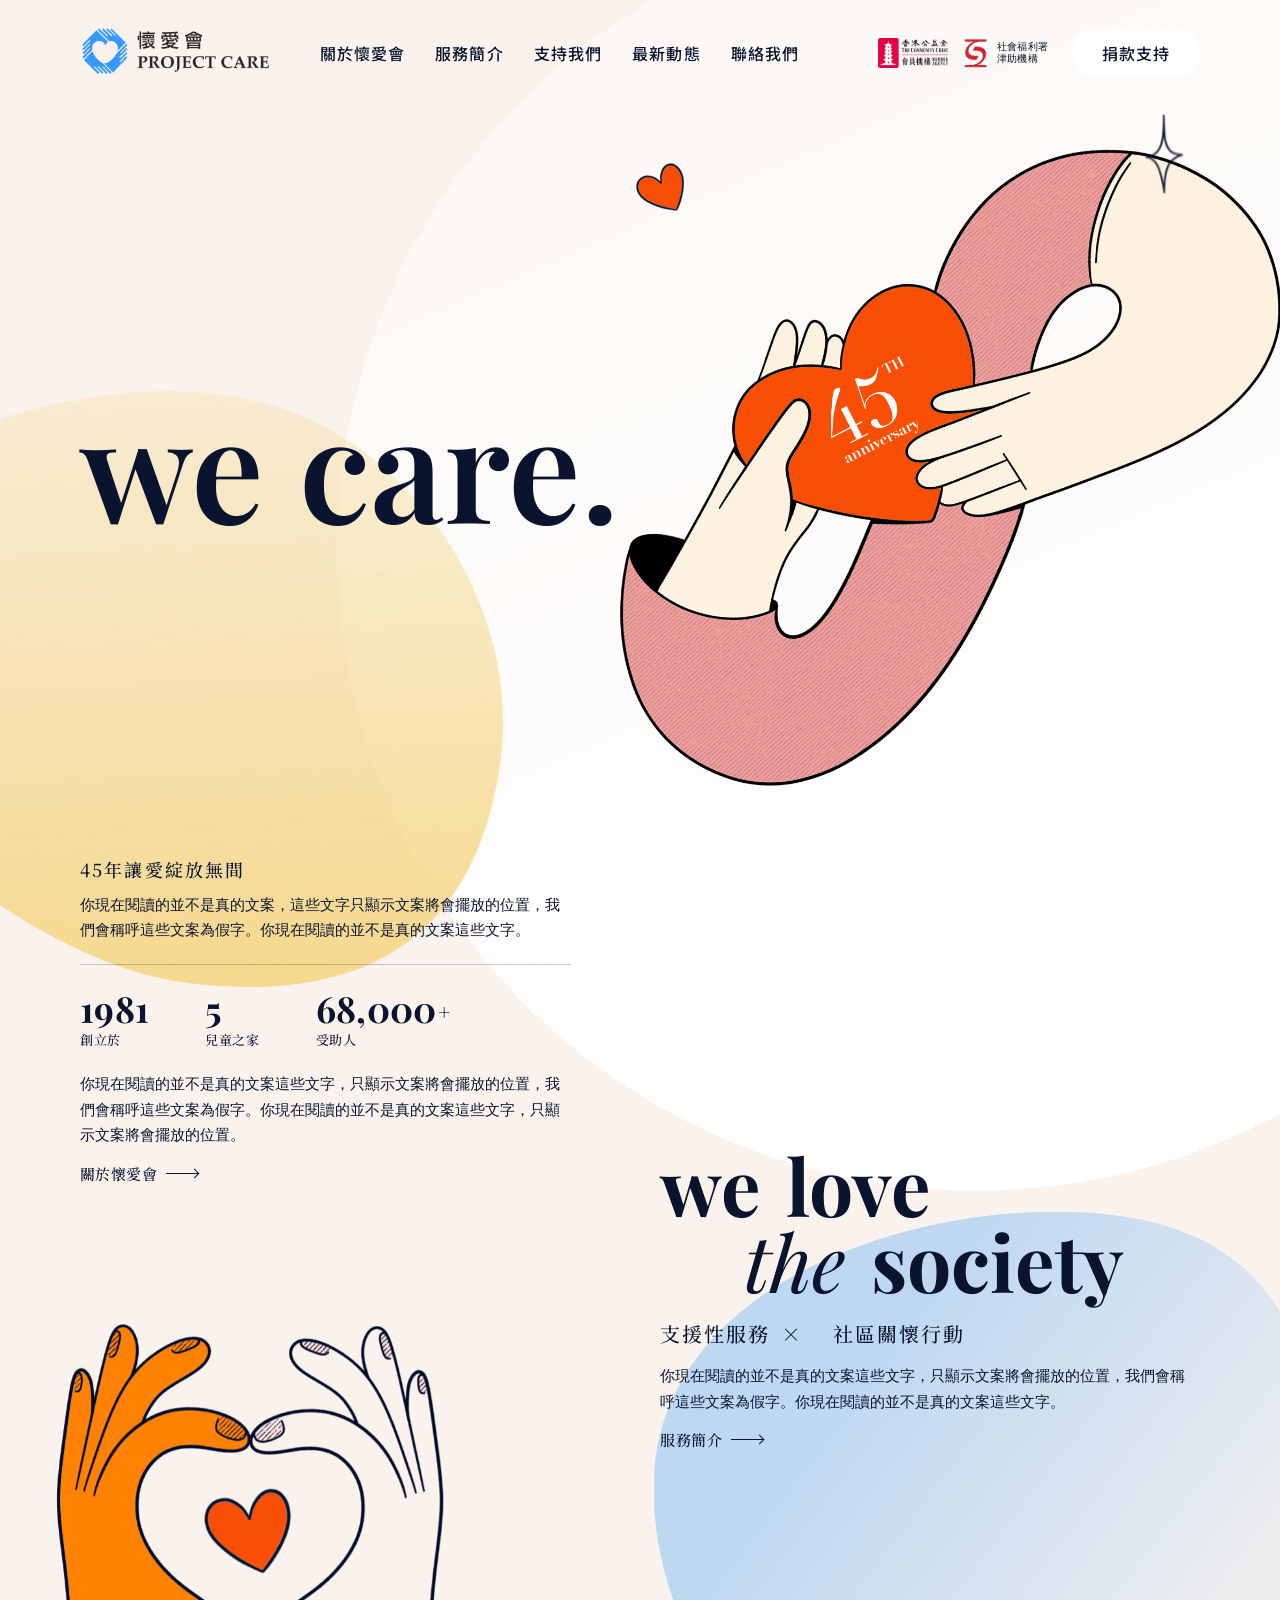
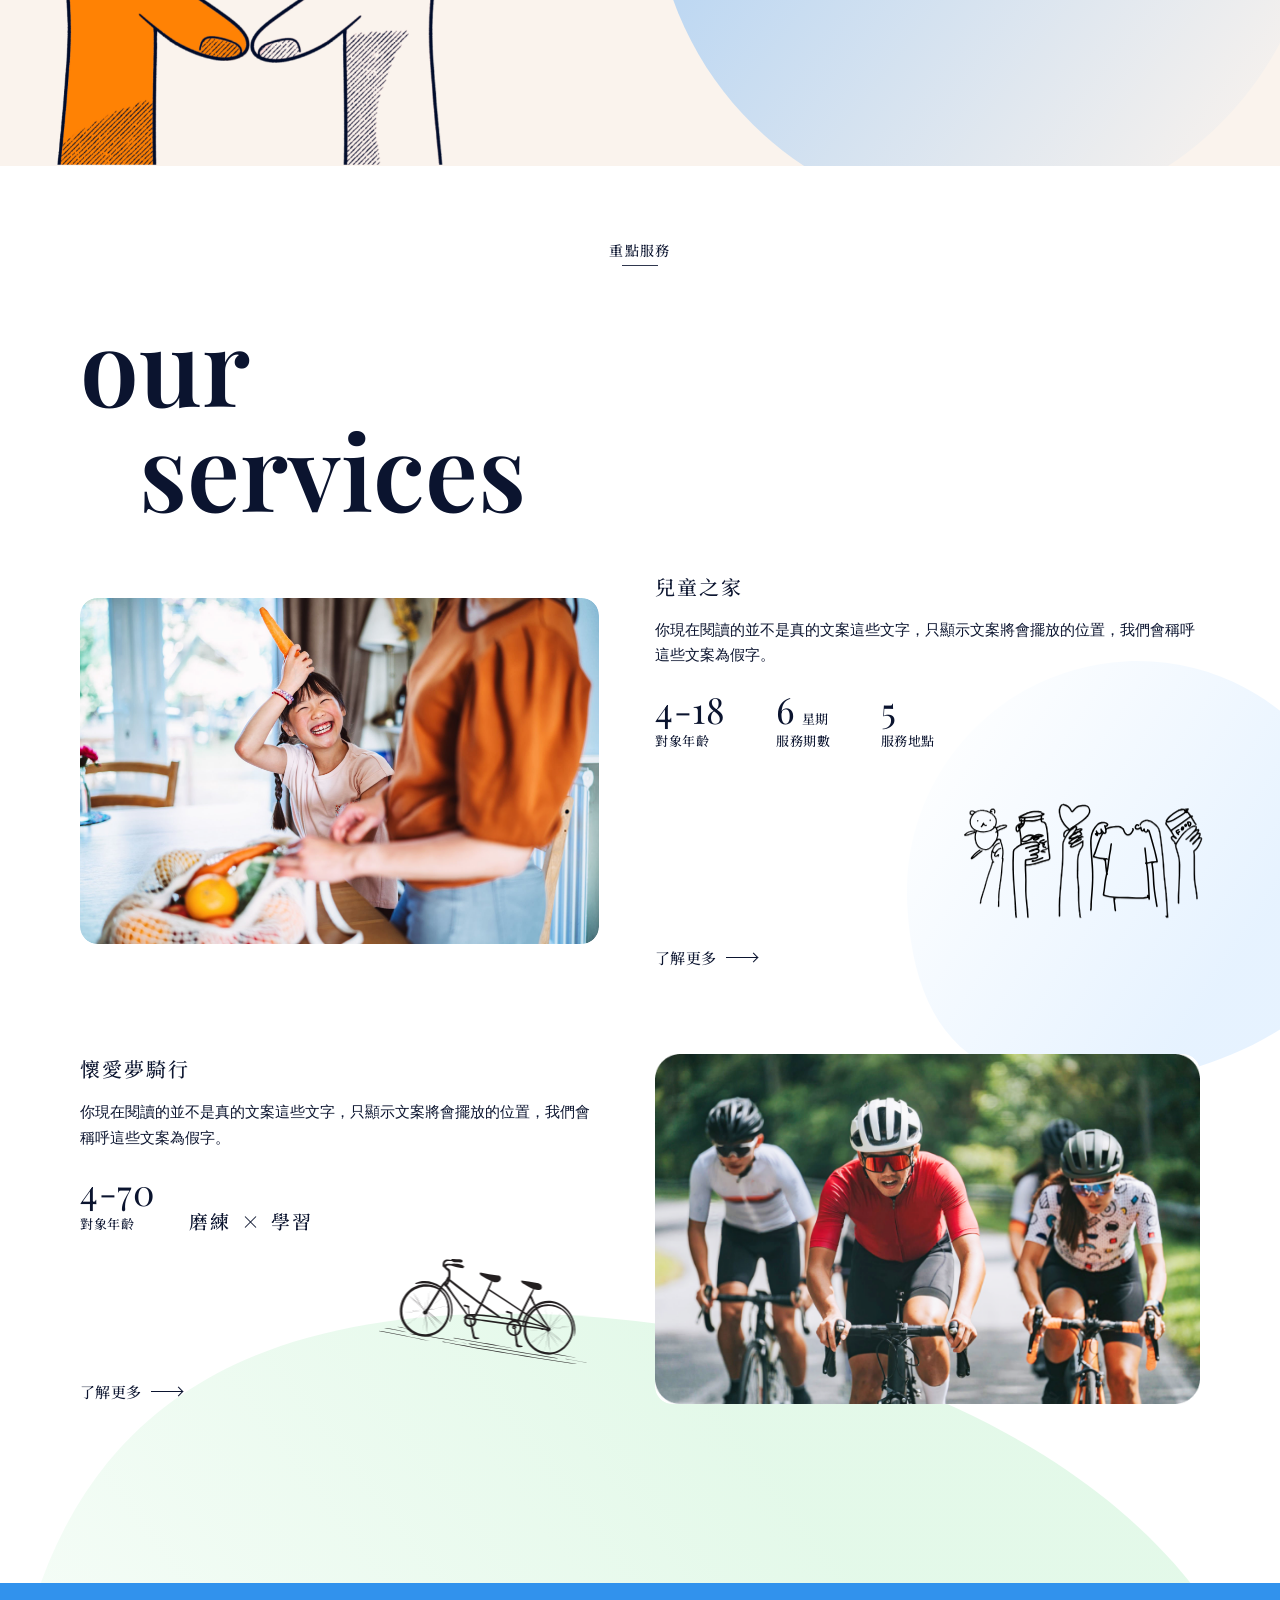
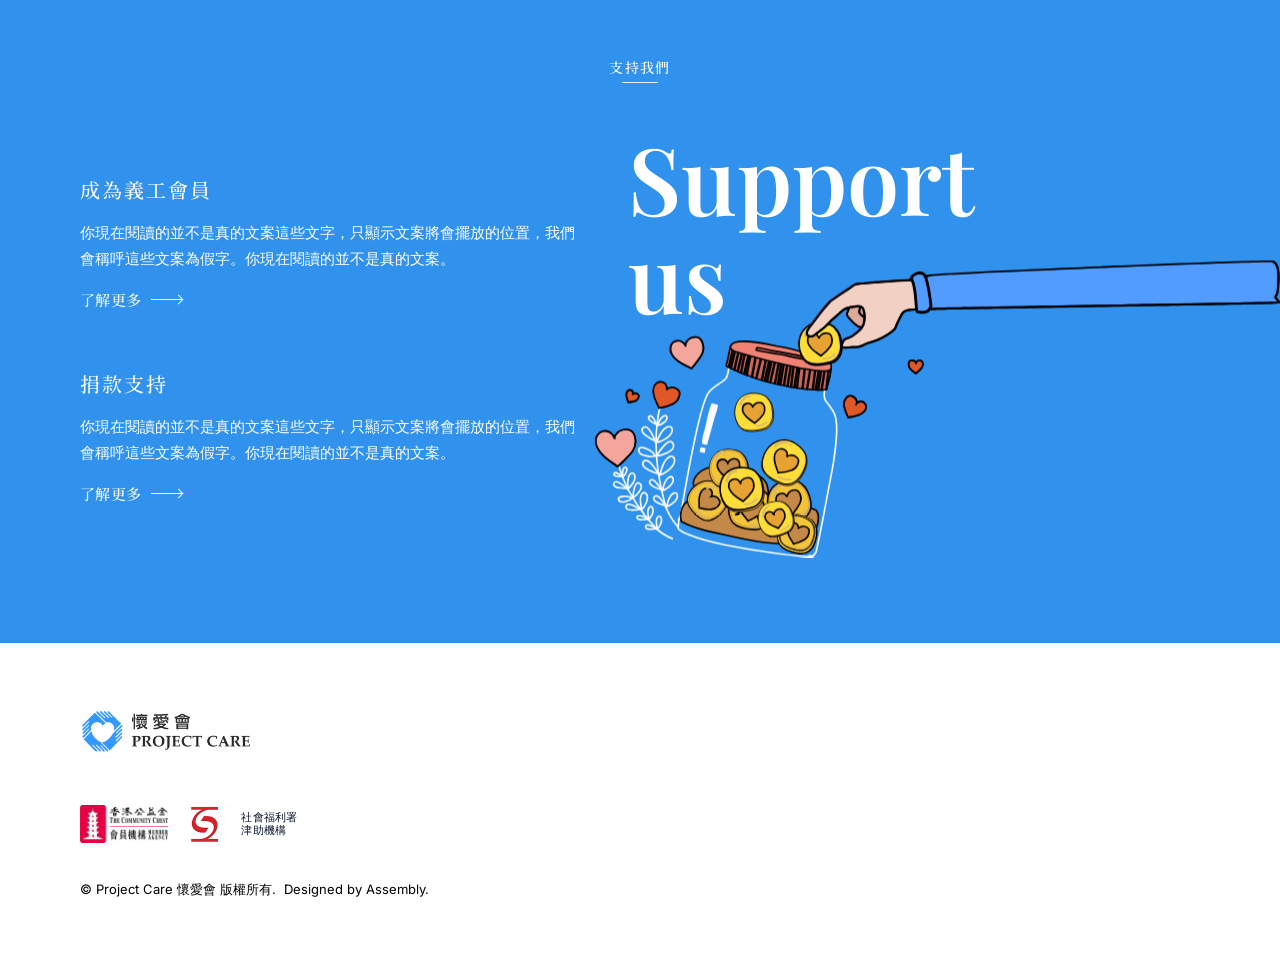
<file: index.html>
<!DOCTYPE html>
<html lang="zh-Hant">
<head>
  <meta charset="UTF-8" />
  <meta name="viewport" content="width=device-width, initial-scale=1.0" />
  <meta name="theme-color" content="#ffffff" />
  <title>懷愛會 Project Care</title>
  <meta name="description" content="懷愛會 Project Care — 45 年讓愛綻放無間。支援性服務 × 社區關懷行動。" />
  <link rel="preconnect" href="https://fonts.googleapis.com" />
  <link rel="preconnect" href="https://fonts.gstatic.com" crossorigin />
  <link href="https://fonts.googleapis.com/css2?family=Playfair+Display:ital,wght@0,400;0,500;0,600;0,700;1,400;1,500&family=Inter:wght@300;400;500&family=Noto+Serif+HK:wght@400;500;700&family=Noto+Sans+HK:wght@300;400;500;700&display=swap" rel="stylesheet" />
  <link rel="stylesheet" href="style.css?v=7.9" />
  <link rel="preload" href="script.js?v=5.7" as="script" />
  <!-- pre-paint: hide reveal targets before first paint (see style.css .fx-marked) -->
  <script>if(!matchMedia("(prefers-reduced-motion: reduce)").matches){document.documentElement.classList.add("js-fx");setTimeout(function(){document.documentElement.classList.add("fx-marked")},3000)}</script>
</head>
<body>

  <div class="stage">

    <!-- ============================================================
         NAV
         ============================================================ -->
    <header class="nav">
      <div class="nav__inner">
        <a href="#" class="nav__logo" aria-label="懷愛會 Project Care 主頁">
          <img src="assets/img/logo.png" alt="懷愛會 Project Care" />
        </a>
        <nav class="nav__menu" aria-label="主選單">
          <a href="about.html">關於懷愛會</a>
          <a href="services.html">服務簡介</a>
          <a href="support.html">支持我們</a>
          <a href="news.html">最新動態</a>
          <a href="contact.html">聯絡我們</a>
        </nav>
        <div class="nav__right">
          <div class="nav__partners">
            <img src="assets/img/logo-chest.png" alt="香港公益金 會員機構" class="nav__partner" />
            <span class="nav__partner-pair">
              <img src="assets/img/logo-swd.png" alt="" />
              <span class="nav__partner-txt">社會福利署<br>津助機構</span>
            </span>
          </div>
          <a href="support.html#donate" class="nav__cta">捐款支持</a>
        </div>
        <!-- mobile-only hamburger (≤767px) -->
        <button class="nav__burger" type="button" aria-label="選單" aria-expanded="false" aria-controls="nav-mobile">
          <span></span><span></span><span></span>
        </button>
      </div>
      <!-- mobile dropdown panel -->
      <nav class="nav__mobile" id="nav-mobile" aria-label="行動版選單">
        <a href="about.html">關於懷愛會</a>
        <a href="services.html">服務簡介</a>
        <a href="support.html">支持我們</a>
        <a href="news.html">最新動態</a>
        <a href="contact.html">聯絡我們</a>
        <a href="support.html#donate" class="nav__mobile-cta">捐款支持</a>
      </nav>
    </header>

    <!-- ============================================================
         LANDING / HERO
         ============================================================ -->
    <section class="sec sec--landing paper" id="about">
      <!-- full-bleed background blobs: positioned on the 1920 grid but allowed
           to bleed past the centred canvas at viewports wider than 1920 -->
      <div class="bleed" aria-hidden="true">
        <div class="bleed__canvas">
          <img class="img i-color3" src="assets/img/color_03.svg" alt="" />
          <img class="img i-color1" src="assets/img/color_01.svg" alt="" />
          <img class="img i-color2" src="assets/img/color_02.svg" alt="" />
        </div>
      </div>
      <div class="sec__inner">
      <img class="img i-star1" src="assets/img/star_01.svg" alt="" aria-hidden="true" />
      <img class="img i-star2" src="assets/img/star_02.svg" alt="" aria-hidden="true" />
      <img class="img i-heart" src="assets/img/heart.png" alt="" aria-hidden="true" />
      <img class="img i-earth" src="assets/img/earth.png" alt="" aria-hidden="true" />

      <!-- display typography (Playfair Display web font) -->
      <!-- l-hero / l-cols / l-intro / l-society are display:contents everywhere
           EXCEPT the M laptop tier (1024–1439), where they become 2-col grids so
           the hero stays side-by-side. Desktop (≥1440) + mobile (≤767) are
           therefore untouched (absolute canvas / single-column flow resolve as
           if the wrappers weren't there). -->
      <div class="l-hero">
        <div class="disp e-wecare">we care.</div>
        <img class="img i-hero-hand" src="assets/img/hand_01.png" alt="一對手捧住心形，心形上印有 45th anniversary" decoding="async" fetchpriority="high" />
      </div>

      <div class="l-cols">
        <div class="l-intro">
        <h2 class="t ming e-intro-sub">45年讓愛綻放無間</h2>
      <p class="t sans e-intro-b1">你現在閱讀的並不是真的文案，這些文字只顯示文案將會擺放的位置，我們會稱呼這些文案為假字。你現在閱讀的並不是真的文案這些文字。</p>
      <span class="e-intro-div div-line"></span>

      <div class="m-stats">
        <div class="m-stat">
          <span class="t num e-stat1n">1981</span>
          <span class="t ming e-stat1l">創立於</span>
        </div>
        <div class="m-stat">
          <span class="t num e-stat2n">5</span>
          <span class="t ming e-stat2l">兒童之家</span>
        </div>
        <div class="m-stat">
          <span class="t num e-stat3n">68,000<span class="plus">+</span></span>
          <span class="t ming e-stat3l">受助人</span>
        </div>
      </div>

      <p class="t sans e-intro-b2">你現在閱讀的並不是真的文案這些文字，只顯示文案將會擺放的位置，我們會稱呼這些文案為假字。你現在閱讀的並不是真的文案這些文字，只顯示文案將會擺放的位置。</p>
      <a class="t ming lnk e-intro-about" href="about.html">關於懷愛會<span class="arr"></span></a>
        </div>

        <div class="l-society">
      <div class="m-wl-typo">
        <div class="wl-row1">
          <div class="disp e-wl-we">we</div>
          <div class="disp e-wl-love">love</div>
        </div>
        <div class="wl-row2">
          <div class="disp e-wl-the">the</div>
          <div class="disp e-wl-society">society</div>
        </div>
      </div>
      <div class="m-tags">
        <span class="t ming e-wl-tag tag-x">支援性服務</span>
        <span class="t ming e-wl-tag2">社區關懷行動</span>
      </div>
      <p class="t sans e-wl-body">你現在閱讀的並不是真的文案這些文字，只顯示文案將會擺放的位置，我們會稱呼這些文案為假字。你現在閱讀的並不是真的文案這些文字。</p>
      <a class="t ming lnk e-wl-link" href="services.html">服務簡介<span class="arr"></span></a>
        </div>
      </div>

      <img class="img i-hands" src="assets/img/hero-graphic.png" alt="一對手砌成心形" />
      </div>
    </section>

    <!-- ============================================================
         OUR SERVICES
         ============================================================ -->
    <section class="sec sec--services" id="services">
      <!-- background blobs in a bleed layer so they extend past the 1920
           canvas (not clipped by .sec__inner) at viewports wider than 1920 -->
      <div class="bleed" aria-hidden="true">
        <div class="bleed__canvas">
          <img class="img i-color5" src="assets/img/color_05.svg" alt="" />
          <img class="img i-color4" src="assets/img/color_04.svg" alt="" />
        </div>
      </div>
      <div class="sec__inner">
      <span class="t ming e-svc-label label-line">重點服務</span>
      <div class="disp e-our">our</div>
      <div class="disp e-services">services</div>

      <!-- card 1 — s-card becomes a 2-col grid (photo | text) at the M tier only -->
      <div class="s-card">
      <div class="img photo photo-frame i-photo-kids"><img class="photo-frame__img" src="assets/img/photo-kids.png" alt="兒童之家的小朋友" /></div>
      <div class="s-card__body">
      <h3 class="t ming e-c1-h">兒童之家</h3>
      <p class="t sans e-c1-b">你現在閱讀的並不是真的文案這些文字，只顯示文案將會擺放的位置，我們會稱呼這些文案為假字。</p>
      <div class="m-c1-stats">
        <div class="m-stat">
          <span class="t num e-c1-s1">4-18</span>
          <span class="t ming e-c1-l1">對象年齡</span>
        </div>
        <div class="m-stat">
          <span class="t num e-c1-s2">6</span>
          <span class="t ming e-c1-star">星期</span>
          <span class="t ming e-c1-l2">服務期數</span>
        </div>
        <div class="m-stat">
          <span class="t num e-c1-s3">5</span>
          <span class="t ming e-c1-l3">服務地點</span>
        </div>
      </div>
      <img class="img i-svc-family" src="assets/img/svc-family.svg" alt="" aria-hidden="true" />
      <a class="t ming lnk e-c1-link" href="services.html#panel-home">了解更多<span class="arr"></span></a>
      </div>
      </div>

      <!-- card 2 — reversed (text | photo) at the M tier -->
      <div class="s-card s-card--rev">
      <div class="img photo photo-frame i-photo-cycling"><img class="photo-frame__img" src="assets/img/photo-cycling.png" alt="懷愛夢騎行" /></div>
      <div class="s-card__body">
      <h3 class="t ming e-c2-h">懷愛夢騎行</h3>
      <p class="t sans e-c2-b">你現在閱讀的並不是真的文案這些文字，只顯示文案將會擺放的位置，我們會稱呼這些文案為假字。</p>
      <div class="m-c2-meta">
        <div class="m-stat">
          <span class="t num e-c2-s1">4-70</span>
          <span class="t ming e-c2-l1">對象年齡</span>
        </div>
        <span class="t ming e-c2-tag">磨練<span class="x">×</span>學習</span>
      </div>
      <img class="img i-svc-bike" src="assets/img/svc-bike.svg" alt="" aria-hidden="true" />
      <a class="t ming lnk e-c2-link" href="services.html#panel-ride">了解更多<span class="arr"></span></a>
      </div>
      </div>
      </div>
    </section>

    <!-- ============================================================
         SUPPORT
         ============================================================ -->
    <section class="sec sec--support paper" id="support">
      <div class="sec__inner">
      <span class="t ming on-blue e-sup-label label-line">支持我們</span>
      <div class="disp on-blue e-sup-support">Support</div>
      <div class="disp on-blue e-sup-us">us</div>

      <!-- sup-grid becomes a 2-col grid (text items | jar) at the M tier -->
      <div class="sup-grid">
      <div class="sup-items">
      <h3 class="t ming on-blue e-sup-i1h">成為義工會員</h3>
      <p class="t sans on-blue e-sup-i1b">你現在閱讀的並不是真的文案這些文字，只顯示文案將會擺放的位置，我們會稱呼這些文案為假字。你現在閱讀的並不是真的文案。</p>
      <a class="t ming lnk on-blue e-sup-i1l" href="support.html#volunteer">了解更多<span class="arr"></span></a>

      <h3 class="t ming on-blue e-sup-i2h">捐款支持</h3>
      <p class="t sans on-blue e-sup-i2b">你現在閱讀的並不是真的文案這些文字，只顯示文案將會擺放的位置，我們會稱呼這些文案為假字。你現在閱讀的並不是真的文案。</p>
      <a class="t ming lnk on-blue e-sup-i2l" href="support.html#donate">了解更多<span class="arr"></span></a>
      </div>

      <!-- hand + jar: full-bleed layer so the extended arm runs off the
           right viewport edge (not clipped at the 1920 canvas) -->
      <div class="bleed bleed--front" aria-hidden="true">
        <div class="bleed__canvas">
          <img class="img i-jar" src="assets/img/support-jar.svg" alt="" />
        </div>
      </div>
      </div>
      </div>
    </section>

    <!-- ============================================================
         FOOTER
         ============================================================ -->
    <footer class="sec sec--footer" id="contact">
      <div class="sec__inner">
      <a href="#" class="img i-foot-logo" aria-label="懷愛會 Project Care">
        <img src="assets/img/logo.png" alt="懷愛會 Project Care" />
      </a>
      <div class="m-foot-row">
        <img class="img i-foot-chest" src="assets/img/logo-chest.png" alt="香港公益金 會員機構" />
        <img class="img i-foot-swd" src="assets/img/logo-swd.png" alt="" />
        <span class="t sans e-foot-swd-t">社會福利署<br>津助機構</span>
      </div>
      <p class="t sans e-foot-copy">© Project Care 懷愛會 版權所有.&nbsp;&nbsp;Designed by <a href="https://www.assembly.com.hk" target="_blank" rel="noopener">Assembly</a>.</p>
      </div>
    </footer>

  </div>

  <script src="script.js?v=5.7"></script>
</body>
</html>
</file>
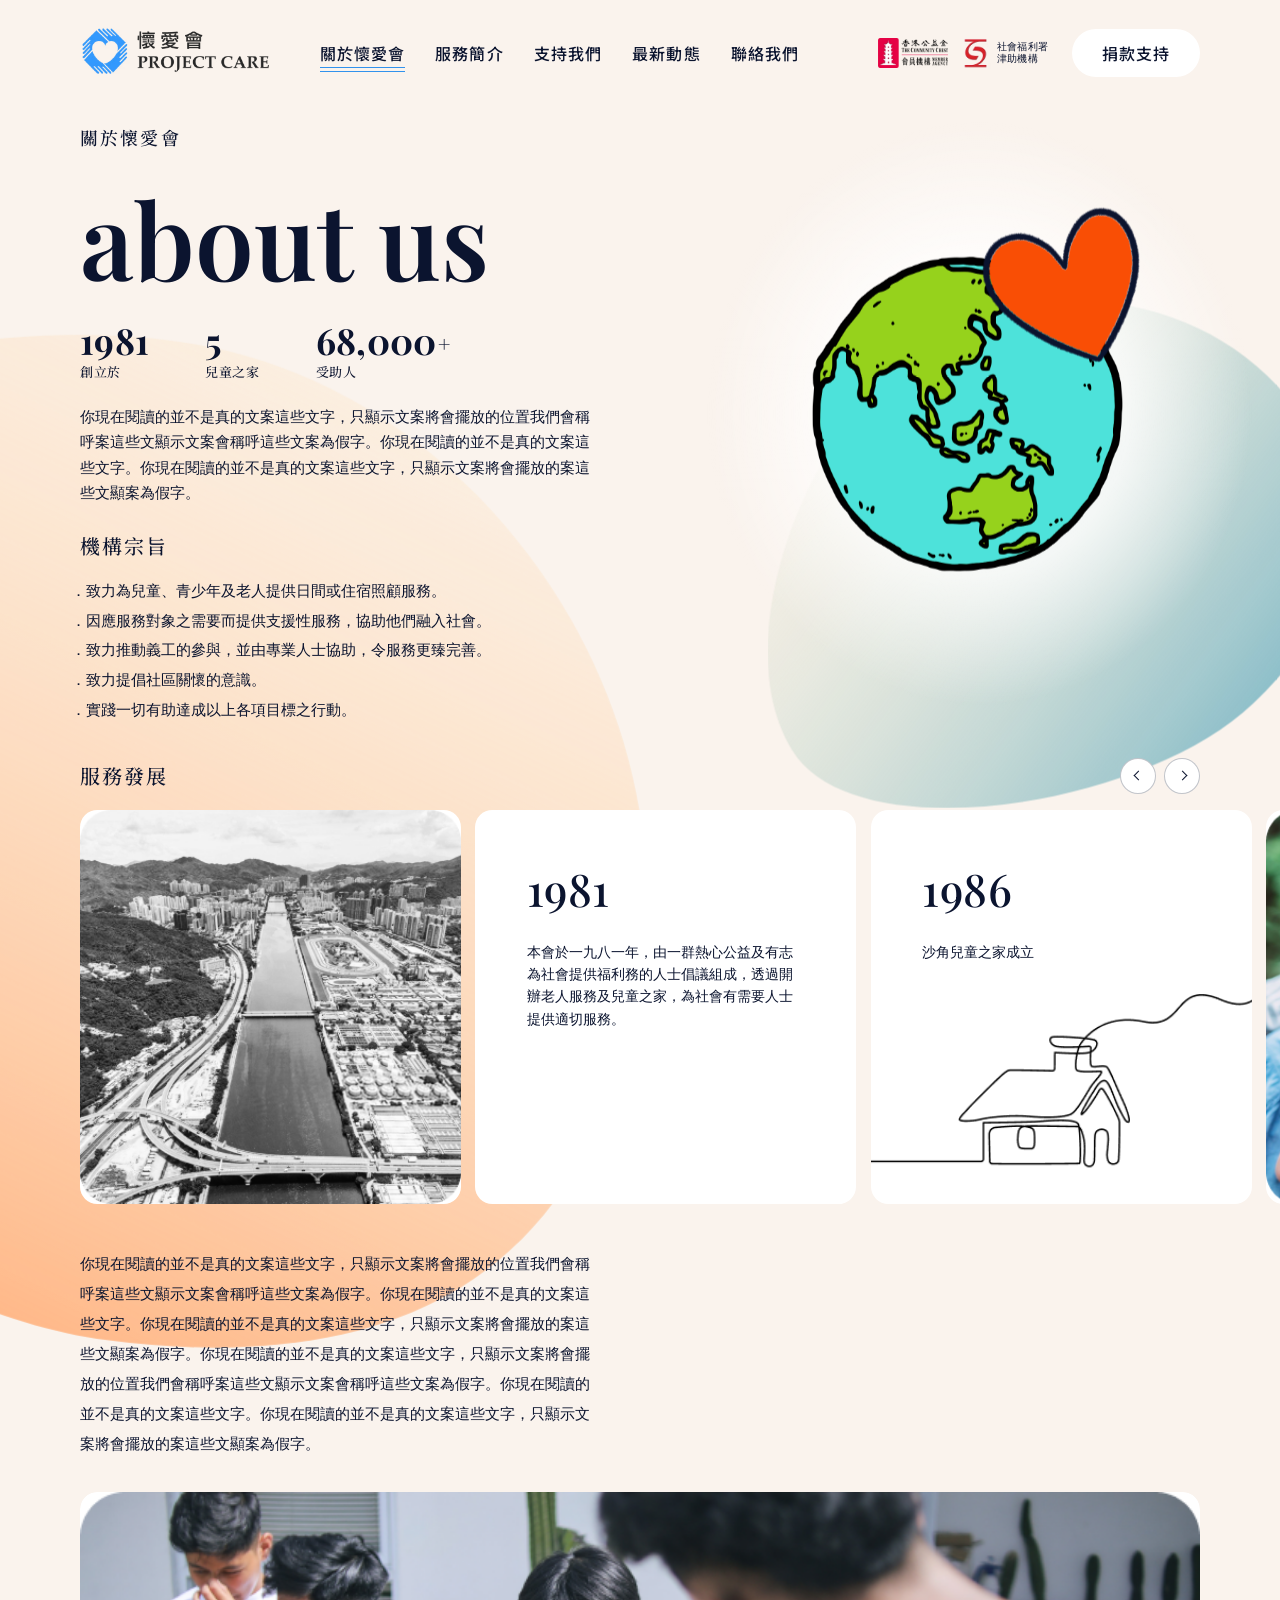
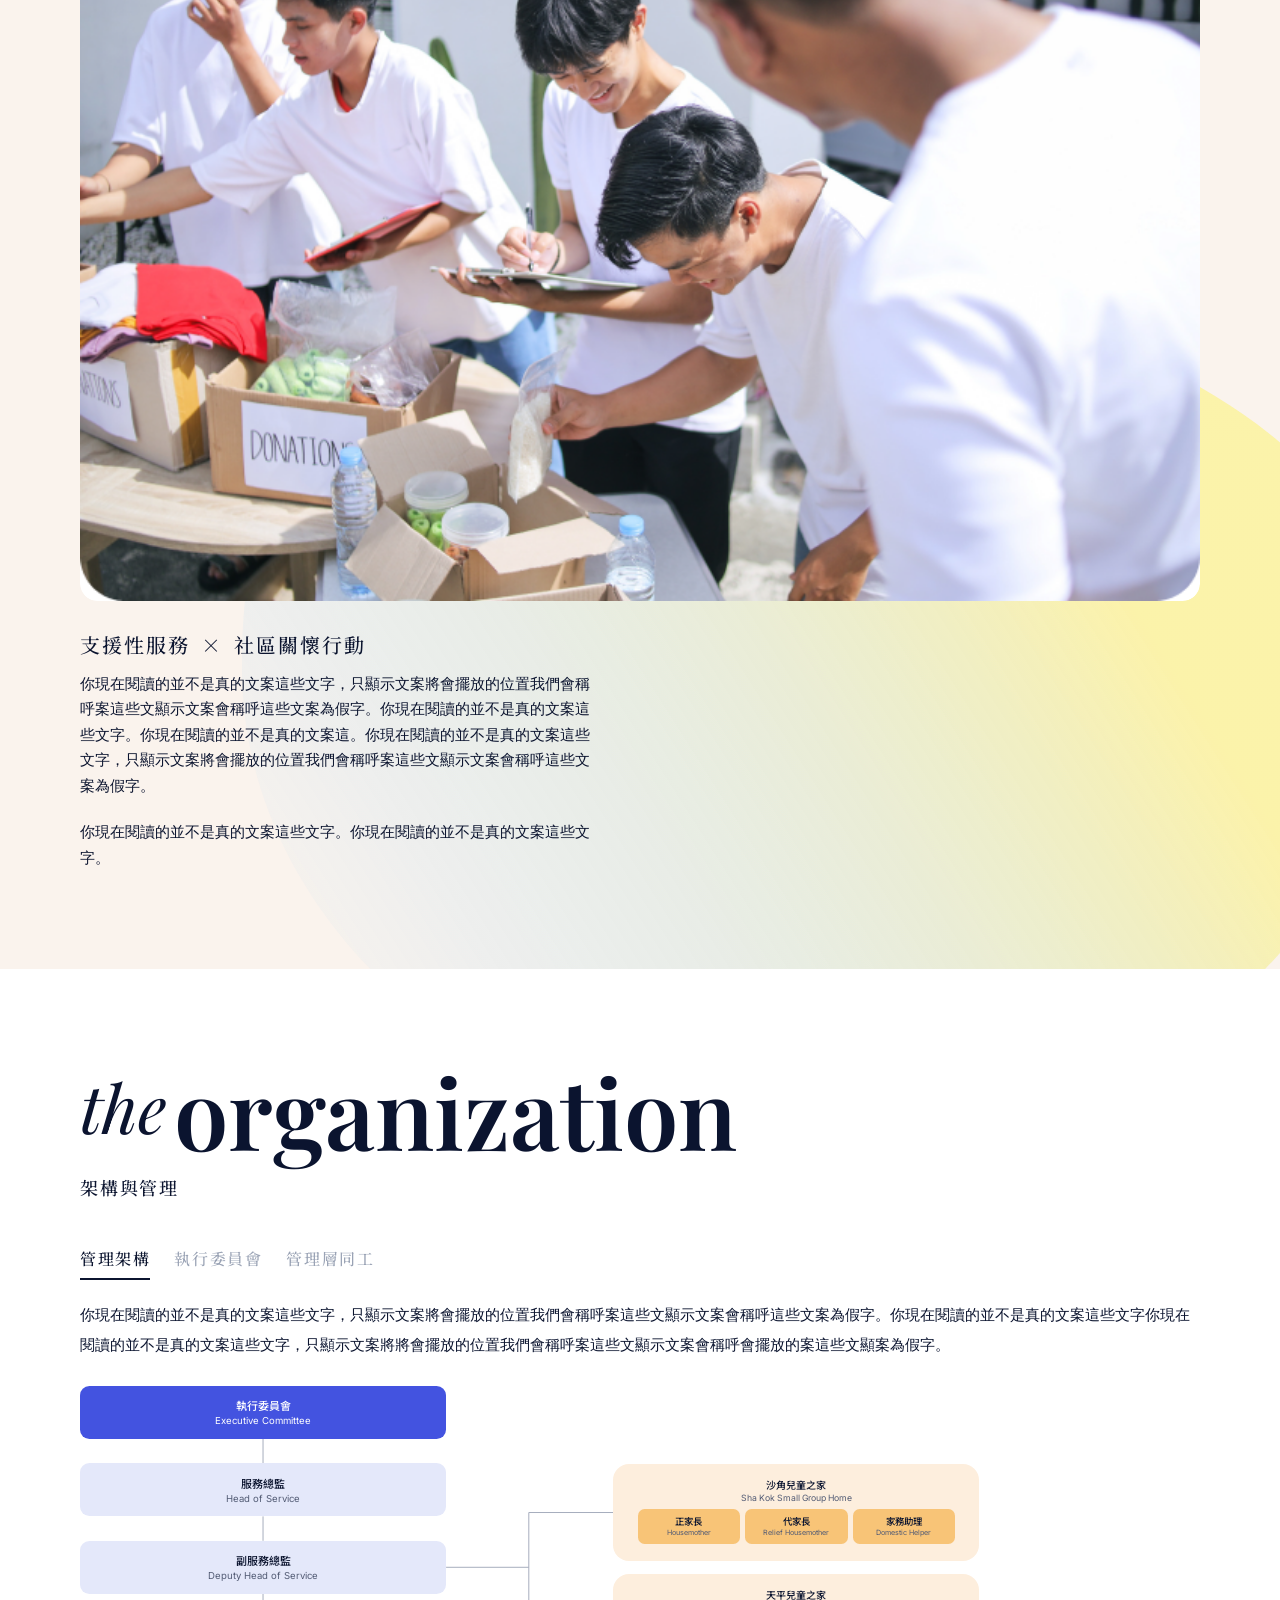
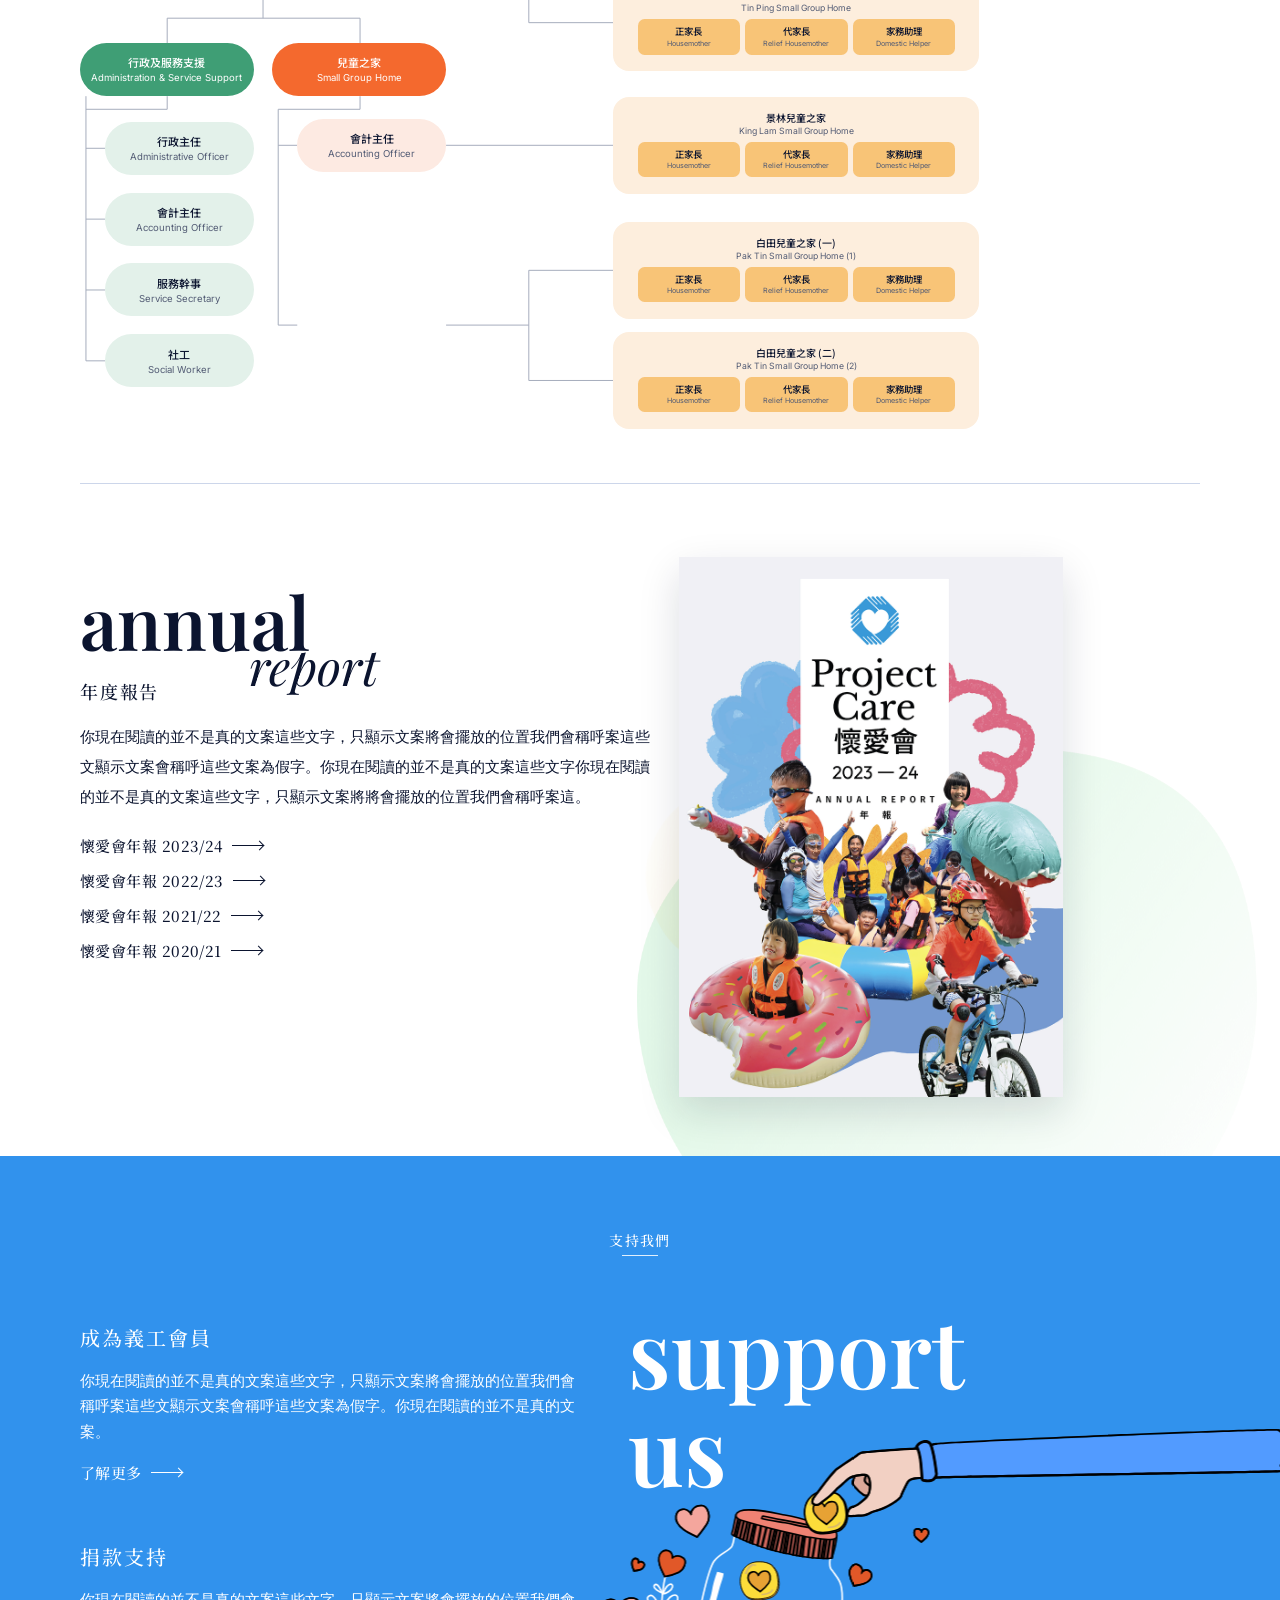
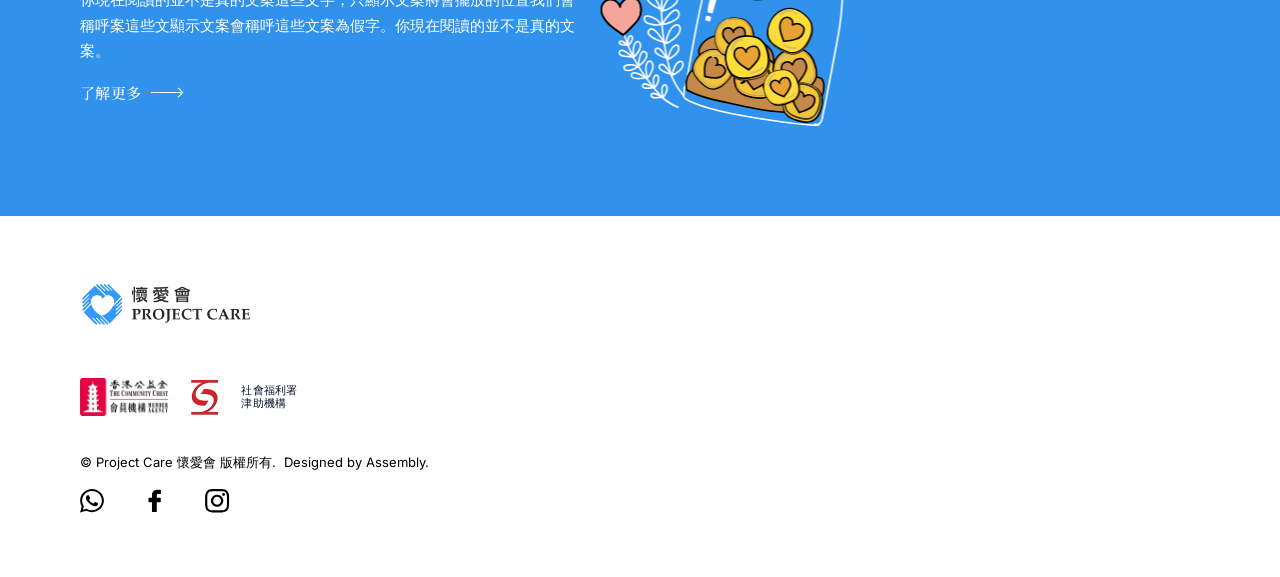
<file: about.html>
<!DOCTYPE html>
<html lang="zh-Hant">
<head>
  <meta charset="UTF-8" />
  <meta name="viewport" content="width=device-width, initial-scale=1.0" />
  <meta name="theme-color" content="#ffffff" />
  <title>關於懷愛會 — 懷愛會 Project Care</title>
  <meta name="description" content="關於懷愛會 Project Care — 機構宗旨、服務發展、架構與管理及年度報告。" />
  <link rel="preconnect" href="https://fonts.googleapis.com" />
  <link rel="preconnect" href="https://fonts.gstatic.com" crossorigin />
  <link href="https://fonts.googleapis.com/css2?family=Playfair+Display:ital,wght@0,400;0,500;0,600;0,700;1,400;1,500&family=Inter:wght@300;400;500&family=Noto+Serif+HK:wght@400;500;700&family=Noto+Sans+HK:wght@300;400;500;700&display=swap" rel="stylesheet" />
  <link rel="stylesheet" href="style.css?v=7.9" />
  <link rel="stylesheet" href="about.css?v=2.2" />
  <link rel="preload" href="script.js?v=5.7" as="script" />
  <!-- pre-paint: hide reveal targets before first paint (see style.css .fx-marked) -->
  <script>if(!matchMedia("(prefers-reduced-motion: reduce)").matches){document.documentElement.classList.add("js-fx");setTimeout(function(){document.documentElement.classList.add("fx-marked")},3000)}</script>
</head>
<body class="page-about">

  <div class="stage">

    <!-- ============================================================
         NAV (shared with index; 關於懷愛會 is the active page)
         ============================================================ -->
    <header class="nav">
      <div class="nav__inner">
        <a href="index.html" class="nav__logo" aria-label="懷愛會 Project Care 主頁">
          <img src="assets/img/logo.png" alt="懷愛會 Project Care" />
        </a>
        <nav class="nav__menu" aria-label="主選單">
          <a href="about.html" class="is-active" aria-current="page">關於懷愛會</a>
          <a href="services.html">服務簡介</a>
          <a href="support.html">支持我們</a>
          <a href="news.html">最新動態</a>
          <a href="contact.html">聯絡我們</a>
        </nav>
        <div class="nav__right">
          <div class="nav__partners">
            <img src="assets/img/logo-chest.png" alt="香港公益金 會員機構" class="nav__partner" />
            <span class="nav__partner-pair">
              <img src="assets/img/logo-swd.png" alt="" />
              <span class="nav__partner-txt">社會福利署<br>津助機構</span>
            </span>
          </div>
          <a href="support.html#donate" class="nav__cta">捐款支持</a>
        </div>
        <button class="nav__burger" type="button" aria-label="選單" aria-expanded="false" aria-controls="nav-mobile">
          <span></span><span></span><span></span>
        </button>
      </div>
      <nav class="nav__mobile" id="nav-mobile" aria-label="行動版選單">
        <a href="about.html">關於懷愛會</a>
        <a href="services.html">服務簡介</a>
        <a href="support.html">支持我們</a>
        <a href="news.html">最新動態</a>
        <a href="contact.html">聯絡我們</a>
        <a href="support.html#donate" class="nav__mobile-cta">捐款支持</a>
      </nav>
    </header>

    <!-- ============================================================
         ABOUT HERO  (1920 × 2092)
         ============================================================ -->
    <section class="sec sec--ahero paper" id="about">
      <div class="bleed" aria-hidden="true">
        <div class="bleed__canvas">
          <img class="img a-blob-peach" src="assets/img/about-blob-peach.svg" alt="" />
          <img class="img a-blob-egg" src="assets/img/about-blob-egg.svg" alt="" />
          <img class="img a-blob-yellow" src="assets/img/about-blob-yellow.svg" alt="" />
        </div>
      </div>
      <div class="sec__inner">

        <span class="t ming a-label">關於懷愛會</span>
        <h1 class="disp a-title">about us</h1>

        <div class="img a-earth" role="img" aria-label="手繪地球與紅心">
          <img class="a-earth__globe" src="assets/img/about-earth.png" alt="" />
          <img class="a-earth__heart" src="assets/img/about-heart.png" alt="" />
        </div>

        <div class="m-stats">
          <div class="m-stat">
            <span class="t num a-stat1n">1981</span>
            <span class="t ming a-stat1l">創立於</span>
          </div>
          <div class="m-stat">
            <span class="t num a-stat2n">5</span>
            <span class="t ming a-stat2l">兒童之家</span>
          </div>
          <div class="m-stat">
            <span class="t num a-stat3n">68,000<span class="plus">+</span></span>
            <span class="t ming a-stat3l">受助人</span>
          </div>
        </div>

        <p class="t sans a-b1">你現在閱讀的並不是真的文案這些文字，只顯示文案將會擺放的位置我們會稱呼案這些文顯示文案會稱呼這些文案為假字。你現在閱讀的並不是真的文案這些文字。你現在閱讀的並不是真的文案這些文字，只顯示文案將會擺放的案這些文顯案為假字。</p>

        <h2 class="t ming a-goal-h">機構宗旨</h2>
        <ul class="t sans a-goals">
          <li>致力為兒童、青少年及老人提供日間或住宿照顧服務。</li>
          <li>因應服務對象之需要而提供支援性服務，協助他們融入社會。</li>
          <li>致力推動義工的參與，並由專業人士協助，令服務更臻完善。</li>
          <li>致力提倡社區關懷的意識。</li>
          <li>實踐一切有助達成以上各項目標之行動。</li>
        </ul>

        <div class="a-dev-head">
          <h2 class="t ming a-dev-h">服務發展</h2>
          <div class="a-tl-nav">
            <button type="button" class="a-tl-nav__btn a-tl-nav__btn--prev" data-slider-prev="dev" aria-label="上一張"><span class="a-tl-nav__arr"></span></button>
            <button type="button" class="a-tl-nav__btn a-tl-nav__btn--next" data-slider-next="dev" aria-label="下一張"><span class="a-tl-nav__arr"></span></button>
          </div>
        </div>

        <!-- 服務發展 horizontal timeline / slider — bleeds to the true viewport
             edge on the right (not just the 1920 canvas edge); prev/next
             buttons above scroll it, and it still supports swipe/scroll too -->
        <div class="a-tl" data-slider="dev" tabindex="0" aria-label="服務發展時間線">
          <div class="a-tl__track">
            <div class="a-tl__card a-tl__card--photo">
              <img src="assets/img/photo-1981.png" alt="1980年代的香港城市面貌" />
            </div>
            <div class="a-tl__card">
              <span class="a-tl__year num">1981</span>
              <p class="a-tl__body sans">本會於一九八一年，由一群熱心公益及有志為社會提供福利務的人士倡議組成，透過開辦老人服務及兒童之家，為社會有需要人士提供適切服務。</p>
            </div>
            <div class="a-tl__card">
              <span class="a-tl__year num">1986</span>
              <p class="a-tl__body sans">沙角兒童之家成立</p>
              <img class="a-tl__sketch a-tl__sketch--house" src="assets/img/sketch-house.png" alt="" aria-hidden="true" />
            </div>
            <div class="a-tl__card a-tl__card--photo">
              <img src="assets/img/photo-kids2.png" alt="兩位小朋友開心地玩耍" />
            </div>
            <div class="a-tl__card">
              <span class="a-tl__year num">1981</span>
              <p class="a-tl__body sans">景林兒童之家成立</p>
              <img class="a-tl__sketch a-tl__sketch--kinglam" src="assets/img/sketch-kinglam.png" alt="" aria-hidden="true" />
            </div>
            <!-- placeholder cards below — for testing the slider only, swap in
                 real 服務發展 milestones when available -->
            <div class="a-tl__card a-tl__card--photo">
              <img src="assets/img/photo-volunteers.png" alt="義工於社區食物銀行合力整理物資" />
            </div>
            <div class="a-tl__card">
              <span class="a-tl__year num">1990</span>
              <p class="a-tl__body sans">你現在閱讀的並不是真的文案這些文字，只顯示文案將會擺放的位置。</p>
              <img class="a-tl__sketch a-tl__sketch--house" src="assets/img/sketch-house.png" alt="" aria-hidden="true" />
            </div>
            <div class="a-tl__card a-tl__card--photo">
              <img src="assets/img/photo-kids.png" alt="兒童之家的小朋友" />
            </div>
            <div class="a-tl__card">
              <span class="a-tl__year num">2001</span>
              <p class="a-tl__body sans">你現在閱讀的並不是真的文案這些文字，只顯示文案將會擺放的位置。</p>
              <img class="a-tl__sketch a-tl__sketch--kinglam" src="assets/img/sketch-kinglam.png" alt="" aria-hidden="true" />
            </div>
          </div>
        </div>

        <p class="t sans a-para">你現在閱讀的並不是真的文案這些文字，只顯示文案將會擺放的位置我們會稱呼案這些文顯示文案會稱呼這些文案為假字。你現在閱讀的並不是真的文案這些文字。你現在閱讀的並不是真的文案這些文字，只顯示文案將會擺放的案這些文顯案為假字。你現在閱讀的並不是真的文案這些文字，只顯示文案將會擺放的位置我們會稱呼案這些文顯示文案會稱呼這些文案為假字。你現在閱讀的並不是真的文案這些文字。你現在閱讀的並不是真的文案這些文字，只顯示文案將會擺放的案這些文顯案為假字。</p>

        <img class="img photo a-photo" src="assets/img/photo-volunteers.png" alt="義工於社區食物銀行合力整理物資" />

        <div class="a-tagline">
          <span class="t ming a-tag tag-x">支援性服務</span>
          <span class="t ming a-tag2">社區關懷行動</span>
        </div>
        <div class="t sans a-side">
          <p>你現在閱讀的並不是真的文案這些文字，只顯示文案將會擺放的位置我們會稱呼案這些文顯示文案會稱呼這些文案為假字。你現在閱讀的並不是真的文案這些文字。你現在閱讀的並不是真的文案這。你現在閱讀的並不是真的文案這些文字，只顯示文案將會擺放的位置我們會稱呼案這些文顯示文案會稱呼這些文案為假字。</p>
          <p>你現在閱讀的並不是真的文案這些文字。你現在閱讀的並不是真的文案這些文字。</p>
        </div>

      </div>
    </section>

    <!-- ============================================================
         THE ORGANIZATION — 架構與管理（tab 元件）+ ANNUAL REPORT
         ============================================================ -->
    <section class="sec sec--org" id="organization">
      <div class="sec__inner">
      <!-- padding lives on .org-wrap, NOT .sec__inner: .sec__inner is the
           container-query context and its content box must stay 1920px wide
           so 1cqw = 19.2px like the absolute-canvas sections -->
      <div class="org-wrap">

        <div class="org-lockup">
          <span class="disp org-the">the</span>
          <span class="disp org-word">organization</span>
        </div>
        <h2 class="t ming org-label">架構與管理</h2>

        <div class="org-tabs" role="tablist" aria-label="架構與管理分類">
          <button type="button" class="org-tab ming" id="tab-chart" role="tab" aria-selected="true" aria-controls="panel-chart">管理架構</button>
          <button type="button" class="org-tab ming" id="tab-cmte" role="tab" aria-selected="false" aria-controls="panel-cmte">執行委員會</button>
          <button type="button" class="org-tab ming" id="tab-staff" role="tab" aria-selected="false" aria-controls="panel-staff">管理層同工</button>
        </div>

        <p class="t sans org-intro">你現在閱讀的並不是真的文案這些文字，只顯示文案將會擺放的位置我們會稱呼案這些文顯示文案會稱呼這些文案為假字。你現在閱讀的並不是真的文案這些文字你現在閱讀的並不是真的文案這些文字，只顯示文案將將會擺放的位置我們會稱呼案這些文顯示文案會稱呼會擺放的案這些文顯案為假字。</p>

        <!-- ── tab 1 : 管理架構（org chart） ─────────────────────── -->
        <div class="org-panel" id="panel-chart" role="tabpanel" aria-labelledby="tab-chart">
          <div class="chart-scroll">
            <div class="chart">
              <svg class="chart__lines" viewBox="0 0 1512 1080" preserveAspectRatio="none" aria-hidden="true">
                <!-- exec → head of service → deputy -->
                <path d="M307.5 89 V130 M307.5 219 V260" />
                <!-- deputy → split (admin / home) -->
                <path d="M307.5 349 V390 M146.5 390 H470.5 M146.5 390 V432 M470.5 390 V432" />
                <!-- admin rail → 4 mint boxes -->
                <path d="M10 521 V965.5 M10 608.5 H42 M10 727.5 H42 M10 846.5 H42 M10 965.5 H42" />
                <path d="M146.5 521 V543 M10 543 H146.5" transform="translate(0,0)" />
                <!-- home rail → 會計主任 / 社工 -->
                <path d="M470.5 521 V543 M333 543 H470.5 M333 543 V905.5 M333 603.5 H365 M333 905.5 H365" />
                <!-- deputy → 沙角 / 天平 -->
                <path d="M615 304.5 H754 M754 212.5 V397.5 M754 212.5 H896 M754 397.5 H896" />
                <!-- 會計主任 → 景林 -->
                <path d="M615 603.5 H896" />
                <!-- 社工 → 白田(一) / 白田(二) -->
                <path d="M615 905.5 H754 M754 813.5 V998.5 M754 813.5 H896 M754 998.5 H896" />
              </svg>

              <div class="cbox cbox--exec" style="--x:0;--y:0;--w:615;--h:89"><b>執行委員會</b><i>Executive Committee</i></div>
              <div class="cbox cbox--lav" style="--x:0;--y:130;--w:615;--h:89"><b>服務總監</b><i>Head of Service</i></div>
              <div class="cbox cbox--lav" style="--x:0;--y:260;--w:615;--h:89"><b>副服務總監</b><i>Deputy Head of Service</i></div>
              <div class="cbox cbox--green" style="--x:0;--y:432;--w:292;--h:89"><b>行政及服務支援</b><i>Administration &amp; Service Support</i></div>
              <div class="cbox cbox--orange" style="--x:323;--y:432;--w:292;--h:89"><b>兒童之家</b><i>Small Group Home</i></div>
              <div class="cbox cbox--mint" style="--x:42;--y:564;--w:250;--h:89"><b>行政主任</b><i>Administrative Officer</i></div>
              <div class="cbox cbox--mint" style="--x:42;--y:683;--w:250;--h:89"><b>會計主任</b><i>Accounting Officer</i></div>
              <div class="cbox cbox--mint" style="--x:42;--y:802;--w:250;--h:89"><b>服務幹事</b><i>Service Secretary</i></div>
              <div class="cbox cbox--mint" style="--x:42;--y:921;--w:250;--h:89"><b>社工</b><i>Social Worker</i></div>
              <div class="cbox cbox--peach" style="--x:365;--y:559;--w:250;--h:89"><b>會計主任</b><i>Accounting Officer</i></div>
              <div class="cbox cbox--peach" style="--x:365;--y:861;--w:250;--h:89"><b>社工</b><i>Social Worker</i></div>

              <div class="chome" style="--x:896;--y:131"><b>沙角兒童之家</b><i>Sha Kok Small Group Home</i>
                <div class="chome__chips"><span><b>正家長</b><i>Housemother</i></span><span><b>代家長</b><i>Relief Housemother</i></span><span><b>家務助理</b><i>Domestic Helper</i></span></div>
              </div>
              <div class="chome" style="--x:896;--y:316"><b>天平兒童之家</b><i>Tin Ping Small Group Home</i>
                <div class="chome__chips"><span><b>正家長</b><i>Housemother</i></span><span><b>代家長</b><i>Relief Housemother</i></span><span><b>家務助理</b><i>Domestic Helper</i></span></div>
              </div>
              <div class="chome" style="--x:896;--y:522"><b>景林兒童之家</b><i>King Lam Small Group Home</i>
                <div class="chome__chips"><span><b>正家長</b><i>Housemother</i></span><span><b>代家長</b><i>Relief Housemother</i></span><span><b>家務助理</b><i>Domestic Helper</i></span></div>
              </div>
              <div class="chome" style="--x:896;--y:732"><b>白田兒童之家 (一)</b><i>Pak Tin Small Group Home (1)</i>
                <div class="chome__chips"><span><b>正家長</b><i>Housemother</i></span><span><b>代家長</b><i>Relief Housemother</i></span><span><b>家務助理</b><i>Domestic Helper</i></span></div>
              </div>
              <div class="chome" style="--x:896;--y:917"><b>白田兒童之家 (二)</b><i>Pak Tin Small Group Home (2)</i>
                <div class="chome__chips"><span><b>正家長</b><i>Housemother</i></span><span><b>代家長</b><i>Relief Housemother</i></span><span><b>家務助理</b><i>Domestic Helper</i></span></div>
              </div>
            </div>
          </div>
        </div>

        <!-- ── tab 2 : 執行委員會 ────────────────────────────────── -->
        <div class="org-panel" id="panel-cmte" role="tabpanel" aria-labelledby="tab-cmte" hidden>
          <h3 class="ming cmte-h">2024-2025 年度執行委員會成員</h3>
          <div class="cmte-grid">
            <div class="cmte-card">
              <img src="assets/img/head-leung.png" alt="梁國豪先生" />
              <div class="cmte-card__txt">
                <span class="cmte-role">主席 CHAIRMAN</span>
                <b>梁國豪 先生</b>
                <i>Mr. K H LEUNG</i>
              </div>
            </div>
            <div class="cmte-card">
              <img src="assets/img/head-lai.png" alt="黎建熙先生" />
              <div class="cmte-card__txt">
                <span class="cmte-role">副主席 VICE CHAIRMAN</span>
                <b>黎建熙 先生</b>
                <i>Mr. Benjamin K H LAI</i>
              </div>
            </div>
            <div class="cmte-card">
              <img src="assets/img/head-law.png" alt="羅匡逖先生" />
              <div class="cmte-card__txt">
                <span class="cmte-role">義務司庫 HONORARY TREASURER</span>
                <b>羅匡逖 先生</b>
                <i>Mr. Eric H D LAW</i>
              </div>
            </div>
            <div class="cmte-card">
              <img src="assets/img/head-mok.png" alt="莫仲堃先生" />
              <div class="cmte-card__txt">
                <span class="cmte-role">義務秘書 HONORARY SECRETARY</span>
                <b>莫仲堃 先生</b>
                <i>Mr. Stephen C K MOK</i>
              </div>
            </div>
          </div>
          <span class="role-label">委員 COMMITTEE MEMBERS</span>
          <div class="member-grid">
            <div class="member-card"><b>賴錦璋 太平紳士</b><i>Mr. Michael K C LAI, BBS MH JP</i></div>
            <div class="member-card"><b>陳鈺婷 女士</b><i>Ms. Lorraine CHAN</i></div>
            <div class="member-card"><b>陳裕廣 先生</b><i>Mr. Y K CHAN</i></div>
            <div class="member-card"><b>賴欣嘉 女士</b><i>Ms. Jessica Y K LAI</i></div>
            <div class="member-card"><b>香永強 先生</b><i>Mr. W K HEUNG</i></div>
          </div>
        </div>

        <!-- ── tab 3 : 管理層同工 ────────────────────────────────── -->
        <div class="org-panel" id="panel-staff" role="tabpanel" aria-labelledby="tab-staff" hidden>
          <div class="staff-grid">
            <div class="staff-col">
              <span class="role-label">服務總監&emsp;HEAD OF SERVICE</span>
              <div class="member-card"><b>陳翠英 姑娘（註冊社工）</b><i>Ms. Tracy T Y CHEN（RSW）</i></div>
            </div>
            <div class="staff-col">
              <span class="role-label">副服務總監&emsp;DEPUTY HEAD OF SERVICE</span>
              <div class="member-card"><b>戴維思 先生（註冊社工）</b><i>Mr. W S TAI（RSW）</i></div>
            </div>
            <div class="staff-col">
              <span class="role-label">服務主任&emsp;SERVICE SUPERVISOR</span>
              <div class="member-card"><b>蔡靜汶 姑娘（註冊社工）</b><i>Ms. C M CHOI（RSW）</i></div>
            </div>
            <div class="staff-col staff-col--nolabel">
              <div class="member-card"><b>林燕婷 姑娘（註冊社工）</b><i>Ms. Y T LAM（RSW）</i></div>
            </div>
          </div>
        </div>

        <hr class="org-divider" />

        <!-- ── ANNUAL REPORT ────────────────────────────────────── -->
        <div class="annual" id="annual">
          <img class="img annual__blob annual__blob--green" src="assets/img/annual-blob-green.png" alt="" aria-hidden="true" />
          <img class="img annual__blob annual__blob--yellow" src="assets/img/annual-blob-yellow.png" alt="" aria-hidden="true" />
          <div class="annual__txt">
            <div class="annual-lockup">
              <span class="disp annual-word">annual</span>
              <span class="disp annual-report">report</span>
            </div>
            <h2 class="t ming annual-label">年度報告</h2>
            <p class="t sans annual-body">你現在閱讀的並不是真的文案這些文字，只顯示文案將會擺放的位置我們會稱呼案這些文顯示文案會稱呼這些文案為假字。你現在閱讀的並不是真的文案這些文字你現在閱讀的並不是真的文案這些文字，只顯示文案將將會擺放的位置我們會稱呼案這。</p>
            <ul class="annual-links">
              <li><a class="t ming lnk" href="#">懷愛會年報 2023/24<span class="arr"></span></a></li>
              <li><a class="t ming lnk" href="#">懷愛會年報 2022/23<span class="arr"></span></a></li>
              <li><a class="t ming lnk" href="#">懷愛會年報 2021/22<span class="arr"></span></a></li>
              <li><a class="t ming lnk" href="#">懷愛會年報 2020/21<span class="arr"></span></a></li>
            </ul>
          </div>
          <img class="annual__cover" src="assets/img/report-cover.png" alt="懷愛會 2023-24 年度報告封面" />
        </div>

      </div>
      </div>
    </section>

    <!-- ============================================================
         SUPPORT  (shared with index)
         ============================================================ -->
    <section class="sec sec--support paper" id="support">
      <div class="sec__inner">
      <span class="t ming on-blue e-sup-label label-line">支持我們</span>
      <div class="disp on-blue e-sup-support">support</div>
      <div class="disp on-blue e-sup-us">us</div>

      <div class="sup-grid">
      <div class="sup-items">
      <h3 class="t ming on-blue e-sup-i1h">成為義工會員</h3>
      <p class="t sans on-blue e-sup-i1b">你現在閱讀的並不是真的文案這些文字，只顯示文案將會擺放的位置我們會稱呼案這些文顯示文案會稱呼這些文案為假字。你現在閱讀的並不是真的文案。</p>
      <a class="t ming lnk on-blue e-sup-i1l" href="support.html#volunteer">了解更多<span class="arr"></span></a>

      <h3 class="t ming on-blue e-sup-i2h">捐款支持</h3>
      <p class="t sans on-blue e-sup-i2b">你現在閱讀的並不是真的文案這些文字，只顯示文案將會擺放的位置我們會稱呼案這些文顯示文案會稱呼這些文案為假字。你現在閱讀的並不是真的文案。</p>
      <a class="t ming lnk on-blue e-sup-i2l" href="support.html#donate">了解更多<span class="arr"></span></a>
      </div>

      <div class="bleed bleed--front" aria-hidden="true">
        <div class="bleed__canvas">
          <img class="img i-jar" src="assets/img/support-jar.svg" alt="" />
        </div>
      </div>
      </div>
      </div>
    </section>

    <!-- ============================================================
         FOOTER  (index footer + social icons)
         ============================================================ -->
    <footer class="sec sec--footer" id="contact">
      <div class="sec__inner">
      <a href="index.html" class="img i-foot-logo" aria-label="懷愛會 Project Care">
        <img src="assets/img/logo.png" alt="懷愛會 Project Care" />
      </a>
      <div class="m-foot-row">
        <img class="img i-foot-chest" src="assets/img/logo-chest.png" alt="香港公益金 會員機構" />
        <img class="img i-foot-swd" src="assets/img/logo-swd.png" alt="" />
        <span class="t sans e-foot-swd-t">社會福利署<br>津助機構</span>
      </div>
      <p class="t sans e-foot-copy">© Project Care 懷愛會 版權所有.&nbsp;&nbsp;Designed by <a href="https://www.assembly.com.hk" target="_blank" rel="noopener">Assembly</a>.</p>
      <img class="img i-foot-social" src="assets/img/about-social.svg" alt="WhatsApp、Facebook 及 Instagram" />
      </div>
    </footer>

  </div>

  <script src="script.js?v=5.7"></script>
</body>
</html>
</file>
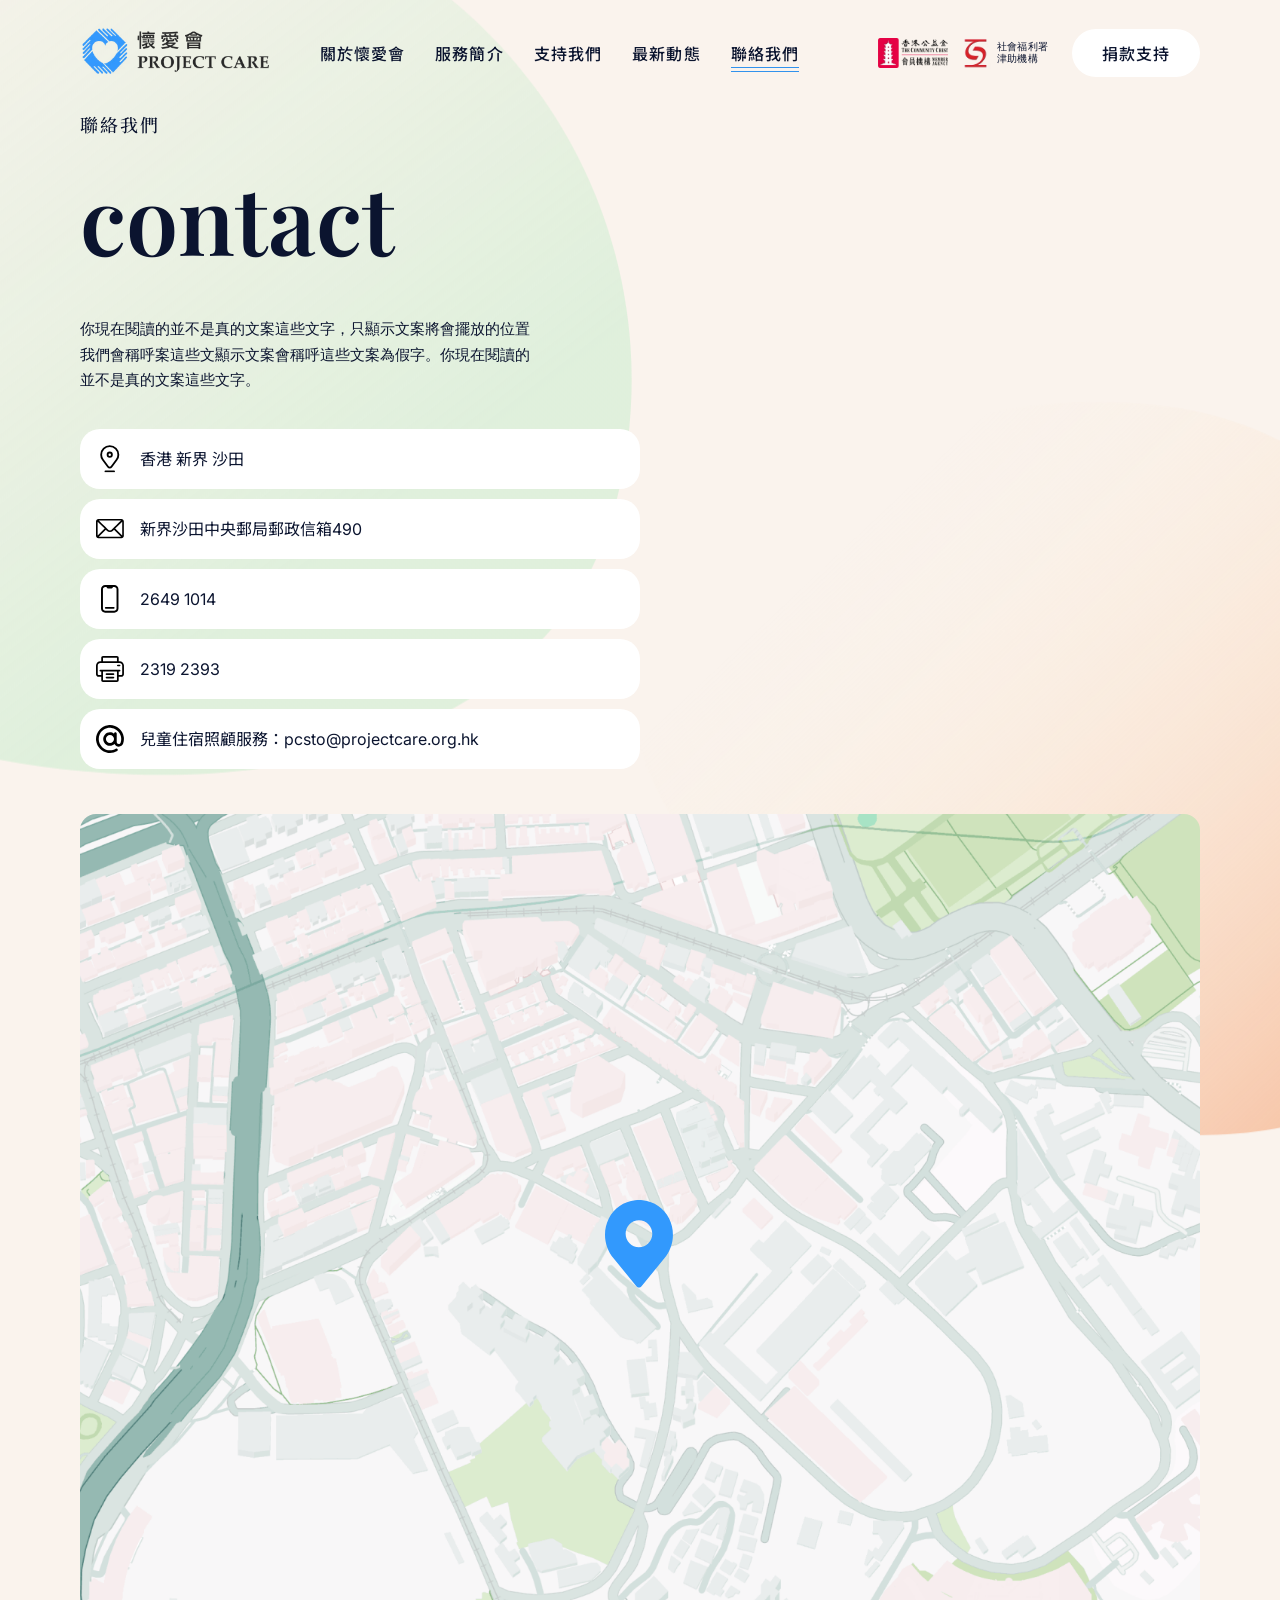
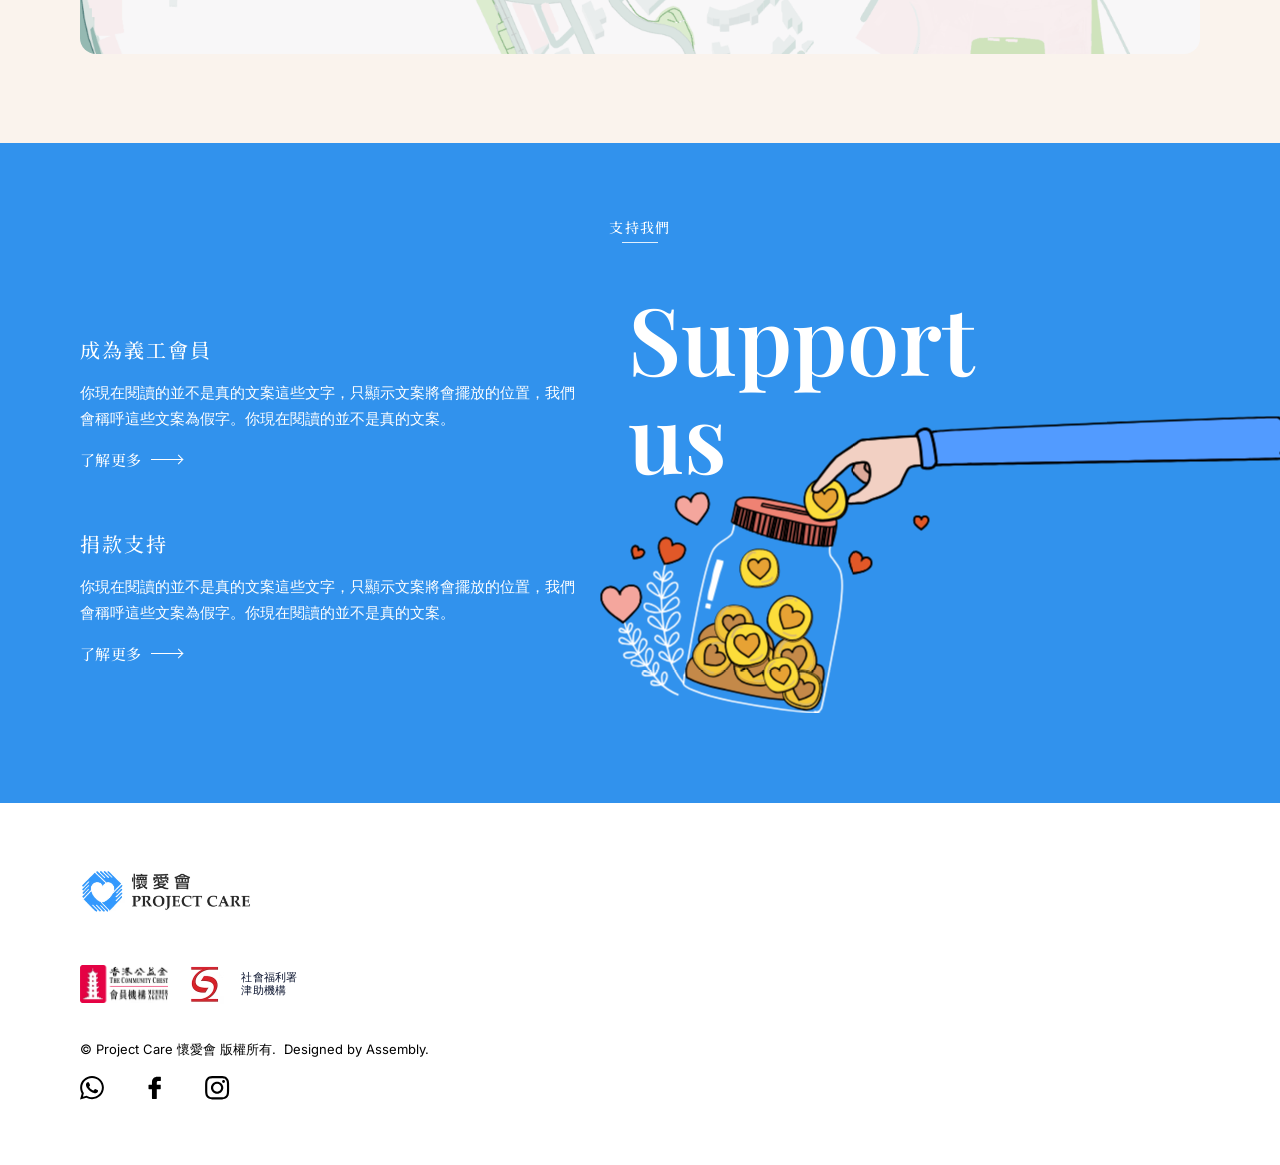
<file: contact.html>
<!DOCTYPE html>
<html lang="zh-Hant">
<head>
  <meta charset="UTF-8" />
  <meta name="viewport" content="width=device-width, initial-scale=1.0" />
  <meta name="theme-color" content="#ffffff" />
  <title>聯絡我們 — 懷愛會 Project Care</title>
  <meta name="description" content="聯絡我們 — 懷愛會 Project Care 地址、電話、傳真及電郵。" />
  <link rel="preconnect" href="https://fonts.googleapis.com" />
  <link rel="preconnect" href="https://fonts.gstatic.com" crossorigin />
  <link href="https://fonts.googleapis.com/css2?family=Playfair+Display:ital,wght@0,400;0,500;0,600;0,700;1,400;1,500&family=Inter:wght@300;400;500&family=Noto+Serif+HK:wght@400;500;700&family=Noto+Sans+HK:wght@300;400;500;700&display=swap" rel="stylesheet" />
  <link rel="stylesheet" href="style.css?v=7.9" />
  <link rel="stylesheet" href="contact.css?v=1.3" />
  <link rel="preload" href="script.js?v=5.7" as="script" />
  <!-- pre-paint: hide reveal targets before first paint (see style.css .fx-marked) -->
  <script>if(!matchMedia("(prefers-reduced-motion: reduce)").matches){document.documentElement.classList.add("js-fx");setTimeout(function(){document.documentElement.classList.add("fx-marked")},3000)}</script>
</head>
<body class="page-contact">

  <div class="stage">

    <!-- ============================================================
         NAV (shared with index; 聯絡我們 is the active page)
         ============================================================ -->
    <header class="nav">
      <div class="nav__inner">
        <a href="index.html" class="nav__logo" aria-label="懷愛會 Project Care 主頁">
          <img src="assets/img/logo.png" alt="懷愛會 Project Care" />
        </a>
        <nav class="nav__menu" aria-label="主選單">
          <a href="about.html">關於懷愛會</a>
          <a href="services.html">服務簡介</a>
          <a href="support.html">支持我們</a>
          <a href="news.html">最新動態</a>
          <a href="contact.html" class="is-active" aria-current="page">聯絡我們</a>
        </nav>
        <div class="nav__right">
          <div class="nav__partners">
            <img src="assets/img/logo-chest.png" alt="香港公益金 會員機構" class="nav__partner" />
            <span class="nav__partner-pair">
              <img src="assets/img/logo-swd.png" alt="" />
              <span class="nav__partner-txt">社會福利署<br>津助機構</span>
            </span>
          </div>
          <a href="support.html#donate" class="nav__cta">捐款支持</a>
        </div>
        <button class="nav__burger" type="button" aria-label="選單" aria-expanded="false" aria-controls="nav-mobile">
          <span></span><span></span><span></span>
        </button>
      </div>
      <nav class="nav__mobile" id="nav-mobile" aria-label="行動版選單">
        <a href="about.html">關於懷愛會</a>
        <a href="services.html">服務簡介</a>
        <a href="support.html">支持我們</a>
        <a href="news.html">最新動態</a>
        <a href="contact.html">聯絡我們</a>
        <a href="support.html#donate" class="nav__mobile-cta">捐款支持</a>
      </nav>
    </header>

    <!-- ============================================================
         CONTACT HERO — cream absolute canvas (1920 × 1094):
         聯絡方式 pill rows on the left, 地圖 on the right.
         ============================================================ -->
    <section class="sec sec--chero paper" id="contact">
      <div class="bleed" aria-hidden="true">
        <div class="bleed__canvas">
          <img class="img c-blob-green" src="assets/img/contact-blob-green.svg" alt="" />
          <img class="img c-blob-peach" src="assets/img/support-blob-peach.svg" alt="" />
        </div>
      </div>
      <div class="sec__inner">

        <span class="t ming c-label">聯絡我們</span>
        <h1 class="disp c-title">contact</h1>
        <p class="t sans c-intro">你現在閱讀的並不是真的文案這些文字，只顯示文案將會擺放的位置我們會稱呼案這些文顯示文案會稱呼這些文案為假字。你現在閱讀的並不是真的文案這些文字。</p>

        <div class="c-pills">
          <div class="c-pill">
            <span class="c-pill__icon"><img src="assets/img/icon-pin.svg" alt="" /></span>
            <span class="c-pill__value">香港 新界 沙田</span>
          </div>
          <div class="c-pill">
            <span class="c-pill__icon"><img src="assets/img/icon-mail.svg" alt="" /></span>
            <span class="c-pill__value">新界沙田中央郵局郵政信箱490</span>
          </div>
          <div class="c-pill">
            <span class="c-pill__icon"><img src="assets/img/icon-phone.svg" alt="" /></span>
            <span class="c-pill__value"><a href="tel:+85226491014">2649 1014</a></span>
          </div>
          <div class="c-pill">
            <span class="c-pill__icon"><img src="assets/img/icon-printer.svg" alt="" /></span>
            <span class="c-pill__value">2319 2393</span>
          </div>
          <div class="c-pill">
            <span class="c-pill__icon"><img src="assets/img/icon-at.svg" alt="" /></span>
            <span class="c-pill__value">兒童住宿照顧服務：<a href="mailto:pcsto@projectcare.org.hk">pcsto@projectcare.org.hk</a></span>
          </div>
        </div>

        <div class="c-map">
          <img class="c-map__img" src="assets/img/map-shatin.png" alt="懷愛會位置地圖 — 香港新界沙田" />
          <img class="c-map__pin" src="assets/img/map-pin.svg" alt="" aria-hidden="true" />
        </div>

      </div>
    </section>

    <!-- ============================================================
         SUPPORT — same blue section as index (style.css owns it all)
         ============================================================ -->
    <section class="sec sec--support paper" id="support">
      <div class="sec__inner">
      <span class="t ming on-blue e-sup-label label-line">支持我們</span>
      <div class="disp on-blue e-sup-support">Support</div>
      <div class="disp on-blue e-sup-us">us</div>

      <!-- sup-grid becomes a 2-col grid (text items | jar) at the M tier -->
      <div class="sup-grid">
      <div class="sup-items">
      <h3 class="t ming on-blue e-sup-i1h">成為義工會員</h3>
      <p class="t sans on-blue e-sup-i1b">你現在閱讀的並不是真的文案這些文字，只顯示文案將會擺放的位置，我們會稱呼這些文案為假字。你現在閱讀的並不是真的文案。</p>
      <a class="t ming lnk on-blue e-sup-i1l" href="support.html#volunteer">了解更多<span class="arr"></span></a>

      <h3 class="t ming on-blue e-sup-i2h">捐款支持</h3>
      <p class="t sans on-blue e-sup-i2b">你現在閱讀的並不是真的文案這些文字，只顯示文案將會擺放的位置，我們會稱呼這些文案為假字。你現在閱讀的並不是真的文案。</p>
      <a class="t ming lnk on-blue e-sup-i2l" href="support.html#donate">了解更多<span class="arr"></span></a>
      </div>

      <!-- hand + jar: full-bleed layer so the extended arm runs off the
           right viewport edge (not clipped at the 1920 canvas) -->
      <div class="bleed bleed--front" aria-hidden="true">
        <div class="bleed__canvas">
          <img class="img i-jar" src="assets/img/support-jar.svg" alt="" />
        </div>
      </div>
      </div>
      </div>
    </section>

    <!-- ============================================================
         FOOTER  (index footer + social icons)
         ============================================================ -->
    <footer class="sec sec--footer">
      <div class="sec__inner">
      <a href="index.html" class="img i-foot-logo" aria-label="懷愛會 Project Care">
        <img src="assets/img/logo.png" alt="懷愛會 Project Care" />
      </a>
      <div class="m-foot-row">
        <img class="img i-foot-chest" src="assets/img/logo-chest.png" alt="香港公益金 會員機構" />
        <img class="img i-foot-swd" src="assets/img/logo-swd.png" alt="" />
        <span class="t sans e-foot-swd-t">社會福利署<br>津助機構</span>
      </div>
      <p class="t sans e-foot-copy">© Project Care 懷愛會 版權所有.&nbsp;&nbsp;Designed by <a href="https://www.assembly.com.hk" target="_blank" rel="noopener">Assembly</a>.</p>
      <img class="img i-foot-social" src="assets/img/about-social.svg" alt="WhatsApp、Facebook 及 Instagram" />
      </div>
    </footer>

  </div>

  <script src="script.js?v=5.7"></script>
</body>
</html>
</file>
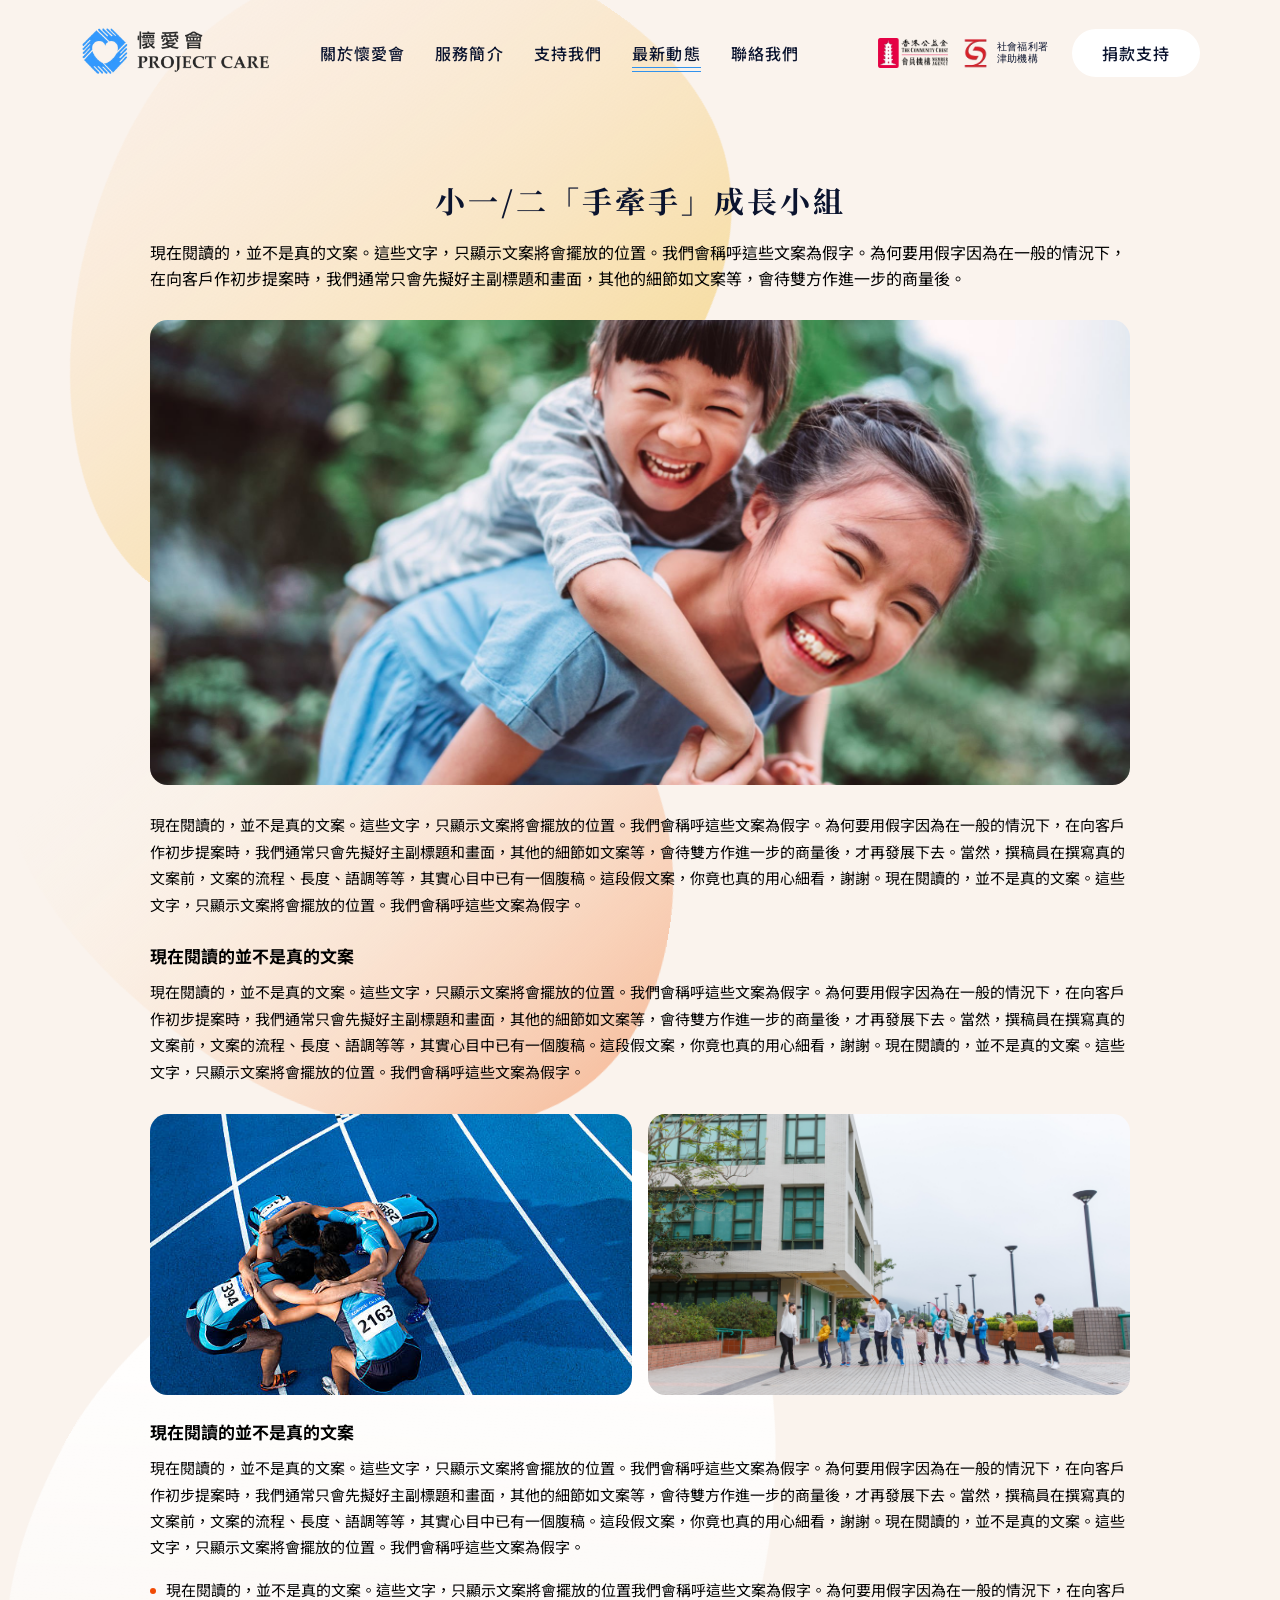
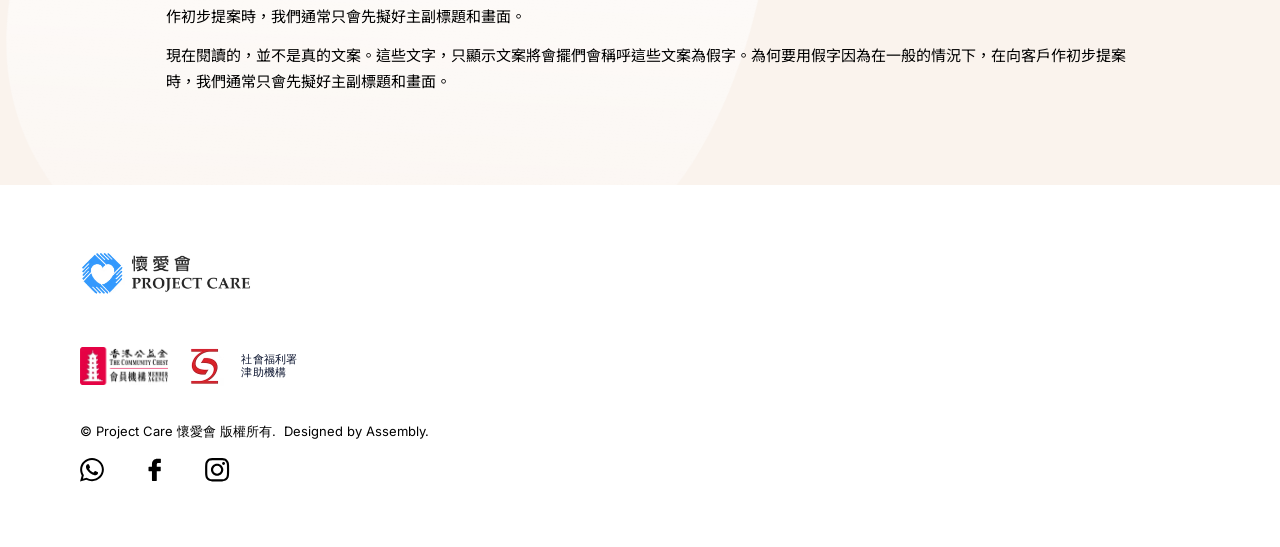
<file: news-detail.html>
<!DOCTYPE html>
<html lang="zh-Hant">
<head>
  <meta charset="UTF-8" />
  <meta name="viewport" content="width=device-width, initial-scale=1.0" />
  <meta name="theme-color" content="#ffffff" />
  <title>小一/二「手牽手」成長小組 — 懷愛會 Project Care</title>
  <meta name="description" content="懷愛會 Project Care 最新動態 — 小一/二「手牽手」成長小組。" />
  <link rel="preconnect" href="https://fonts.googleapis.com" />
  <link rel="preconnect" href="https://fonts.gstatic.com" crossorigin />
  <link href="https://fonts.googleapis.com/css2?family=Playfair+Display:ital,wght@0,400;0,500;0,600;0,700;1,400;1,500&family=Inter:wght@300;400;500&family=Noto+Serif+HK:wght@400;500;700&family=Noto+Sans+HK:wght@300;400;500;700&display=swap" rel="stylesheet" />
  <link rel="stylesheet" href="style.css?v=7.9" />
  <link rel="stylesheet" href="news.css?v=1.3" />
  <link rel="preload" href="script.js?v=5.7" as="script" />
  <!-- pre-paint: hide reveal targets before first paint (see style.css .fx-marked) -->
  <script>if(!matchMedia("(prefers-reduced-motion: reduce)").matches){document.documentElement.classList.add("js-fx");setTimeout(function(){document.documentElement.classList.add("fx-marked")},3000)}</script>
</head>
<body class="page-news">

  <div class="stage">

    <!-- ============================================================
         NAV (shared with index; 最新動態 is the active page)
         ============================================================ -->
    <header class="nav">
      <div class="nav__inner">
        <a href="index.html" class="nav__logo" aria-label="懷愛會 Project Care 主頁">
          <img src="assets/img/logo.png" alt="懷愛會 Project Care" />
        </a>
        <nav class="nav__menu" aria-label="主選單">
          <a href="about.html">關於懷愛會</a>
          <a href="services.html">服務簡介</a>
          <a href="support.html">支持我們</a>
          <a href="news.html" class="is-active" aria-current="page">最新動態</a>
          <a href="contact.html">聯絡我們</a>
        </nav>
        <div class="nav__right">
          <div class="nav__partners">
            <img src="assets/img/logo-chest.png" alt="香港公益金 會員機構" class="nav__partner" />
            <span class="nav__partner-pair">
              <img src="assets/img/logo-swd.png" alt="" />
              <span class="nav__partner-txt">社會福利署<br>津助機構</span>
            </span>
          </div>
          <a href="support.html#donate" class="nav__cta">捐款支持</a>
        </div>
        <button class="nav__burger" type="button" aria-label="選單" aria-expanded="false" aria-controls="nav-mobile">
          <span></span><span></span><span></span>
        </button>
      </div>
      <nav class="nav__mobile" id="nav-mobile" aria-label="行動版選單">
        <a href="about.html">關於懷愛會</a>
        <a href="services.html">服務簡介</a>
        <a href="support.html">支持我們</a>
        <a href="news.html">最新動態</a>
        <a href="contact.html">聯絡我們</a>
        <a href="support.html#donate" class="nav__mobile-cta">捐款支持</a>
      </nav>
    </header>

    <!-- ============================================================
         NEWS DETAIL — cream FLOW section (article length varies):
         centred title + intro, wide hero, 997px text column.
         ============================================================ -->
    <section class="sec sec--news sec--ndetail paper" id="article">
      <div class="bleed" aria-hidden="true">
        <div class="bleed__canvas">
          <img class="img n-blob n-blob--yellow" src="assets/img/news-blob-yellow.svg" alt="" />
          <img class="img n-blob n-blob--peach" src="assets/img/news-blob-peach.svg" alt="" />
          <img class="img n-blob n-blob--cream" src="assets/img/news-blob-cream.svg" alt="" />
        </div>
      </div>
      <div class="sec__inner">
        <div class="nd-wrap">

          <h1 class="nd-title">小一/二「手牽手」成長小組</h1>
          <p class="nd-intro">現在閱讀的，並不是真的文案。這些文字，只顯示文案將會擺放的位置。我們會稱呼這些文案為假字。為何要用假字因為在一般的情況下，在向客戶作初步提案時，我們通常只會先擬好主副標題和畫面，其他的細節如文案等，會待雙方作進一步的商量後。</p>

          <img class="nd-hero" src="assets/img/news-detail-hero.png" alt="小一/二「手牽手」成長小組活動相片" />

          <div class="nd-body">
            <p>現在閱讀的，並不是真的文案。這些文字，只顯示文案將會擺放的位置。我們會稱呼這些文案為假字。為何要用假字因為在一般的情況下，在向客戶作初步提案時，我們通常只會先擬好主副標題和畫面，其他的細節如文案等，會待雙方作進一步的商量後，才再發展下去。當然，撰稿員在撰寫真的文案前，文案的流程、長度、語調等等，其實心目中已有一個腹稿。這段假文案，你竟也真的用心細看，謝謝。現在閱讀的，並不是真的文案。這些文字，只顯示文案將會擺放的位置。我們會稱呼這些文案為假字。</p>

            <h2 class="nd-h">現在閱讀的並不是真的文案</h2>
            <p>現在閱讀的，並不是真的文案。這些文字，只顯示文案將會擺放的位置。我們會稱呼這些文案為假字。為何要用假字因為在一般的情況下，在向客戶作初步提案時，我們通常只會先擬好主副標題和畫面，其他的細節如文案等，會待雙方作進一步的商量後，才再發展下去。當然，撰稿員在撰寫真的文案前，文案的流程、長度、語調等等，其實心目中已有一個腹稿。這段假文案，你竟也真的用心細看，謝謝。現在閱讀的，並不是真的文案。這些文字，只顯示文案將會擺放的位置。我們會稱呼這些文案為假字。</p>
          </div>

          <div class="nd-imgs">
            <img src="assets/img/news-detail-1.jpg" alt="" />
            <img src="assets/img/news-detail-2.jpg" alt="" />
          </div>

          <div class="nd-body">
            <h2 class="nd-h">現在閱讀的並不是真的文案</h2>
            <p>現在閱讀的，並不是真的文案。這些文字，只顯示文案將會擺放的位置。我們會稱呼這些文案為假字。為何要用假字因為在一般的情況下，在向客戶作初步提案時，我們通常只會先擬好主副標題和畫面，其他的細節如文案等，會待雙方作進一步的商量後，才再發展下去。當然，撰稿員在撰寫真的文案前，文案的流程、長度、語調等等，其實心目中已有一個腹稿。這段假文案，你竟也真的用心細看，謝謝。現在閱讀的，並不是真的文案。這些文字，只顯示文案將會擺放的位置。我們會稱呼這些文案為假字。</p>

            <ul class="nd-list">
              <li>
                <p>現在閱讀的，並不是真的文案。這些文字，只顯示文案將會擺放的位置我們會稱呼這些文案為假字。為何要用假字因為在一般的情況下，在向客戶作初步提案時，我們通常只會先擬好主副標題和畫面。</p>
                <p>現在閱讀的，並不是真的文案。這些文字，只顯示文案將會擺們會稱呼這些文案為假字。為何要用假字因為在一般的情況下，在向客戶作初步提案時，我們通常只會先擬好主副標題和畫面。</p>
              </li>
            </ul>
          </div>

        </div>
      </div>
    </section>

    <!-- ============================================================
         FOOTER  (index footer + social icons)
         ============================================================ -->
    <footer class="sec sec--footer">
      <div class="sec__inner">
      <a href="index.html" class="img i-foot-logo" aria-label="懷愛會 Project Care">
        <img src="assets/img/logo.png" alt="懷愛會 Project Care" />
      </a>
      <div class="m-foot-row">
        <img class="img i-foot-chest" src="assets/img/logo-chest.png" alt="香港公益金 會員機構" />
        <img class="img i-foot-swd" src="assets/img/logo-swd.png" alt="" />
        <span class="t sans e-foot-swd-t">社會福利署<br>津助機構</span>
      </div>
      <p class="t sans e-foot-copy">© Project Care 懷愛會 版權所有.&nbsp;&nbsp;Designed by <a href="https://www.assembly.com.hk" target="_blank" rel="noopener">Assembly</a>.</p>
      <img class="img i-foot-social" src="assets/img/about-social.svg" alt="WhatsApp、Facebook 及 Instagram" />
      </div>
    </footer>

  </div>

  <script src="script.js?v=5.7"></script>
</body>
</html>
</file>
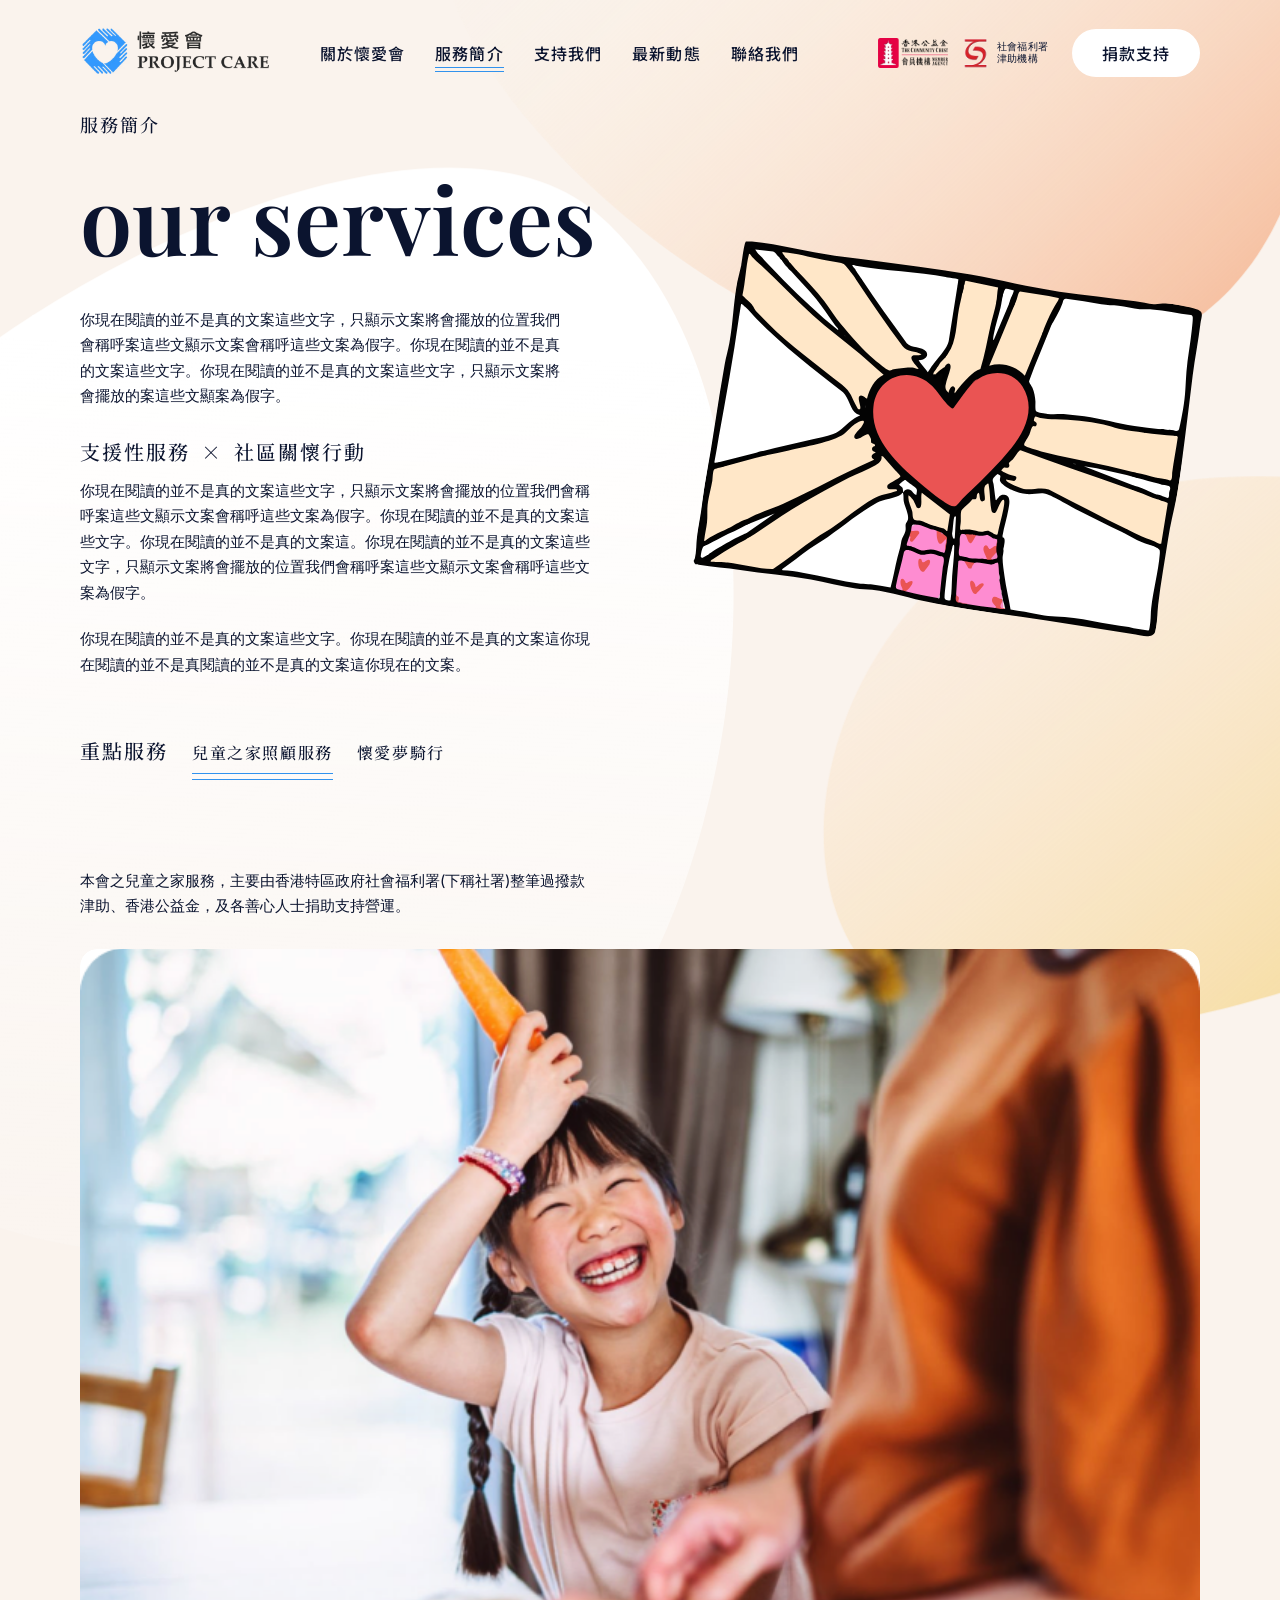
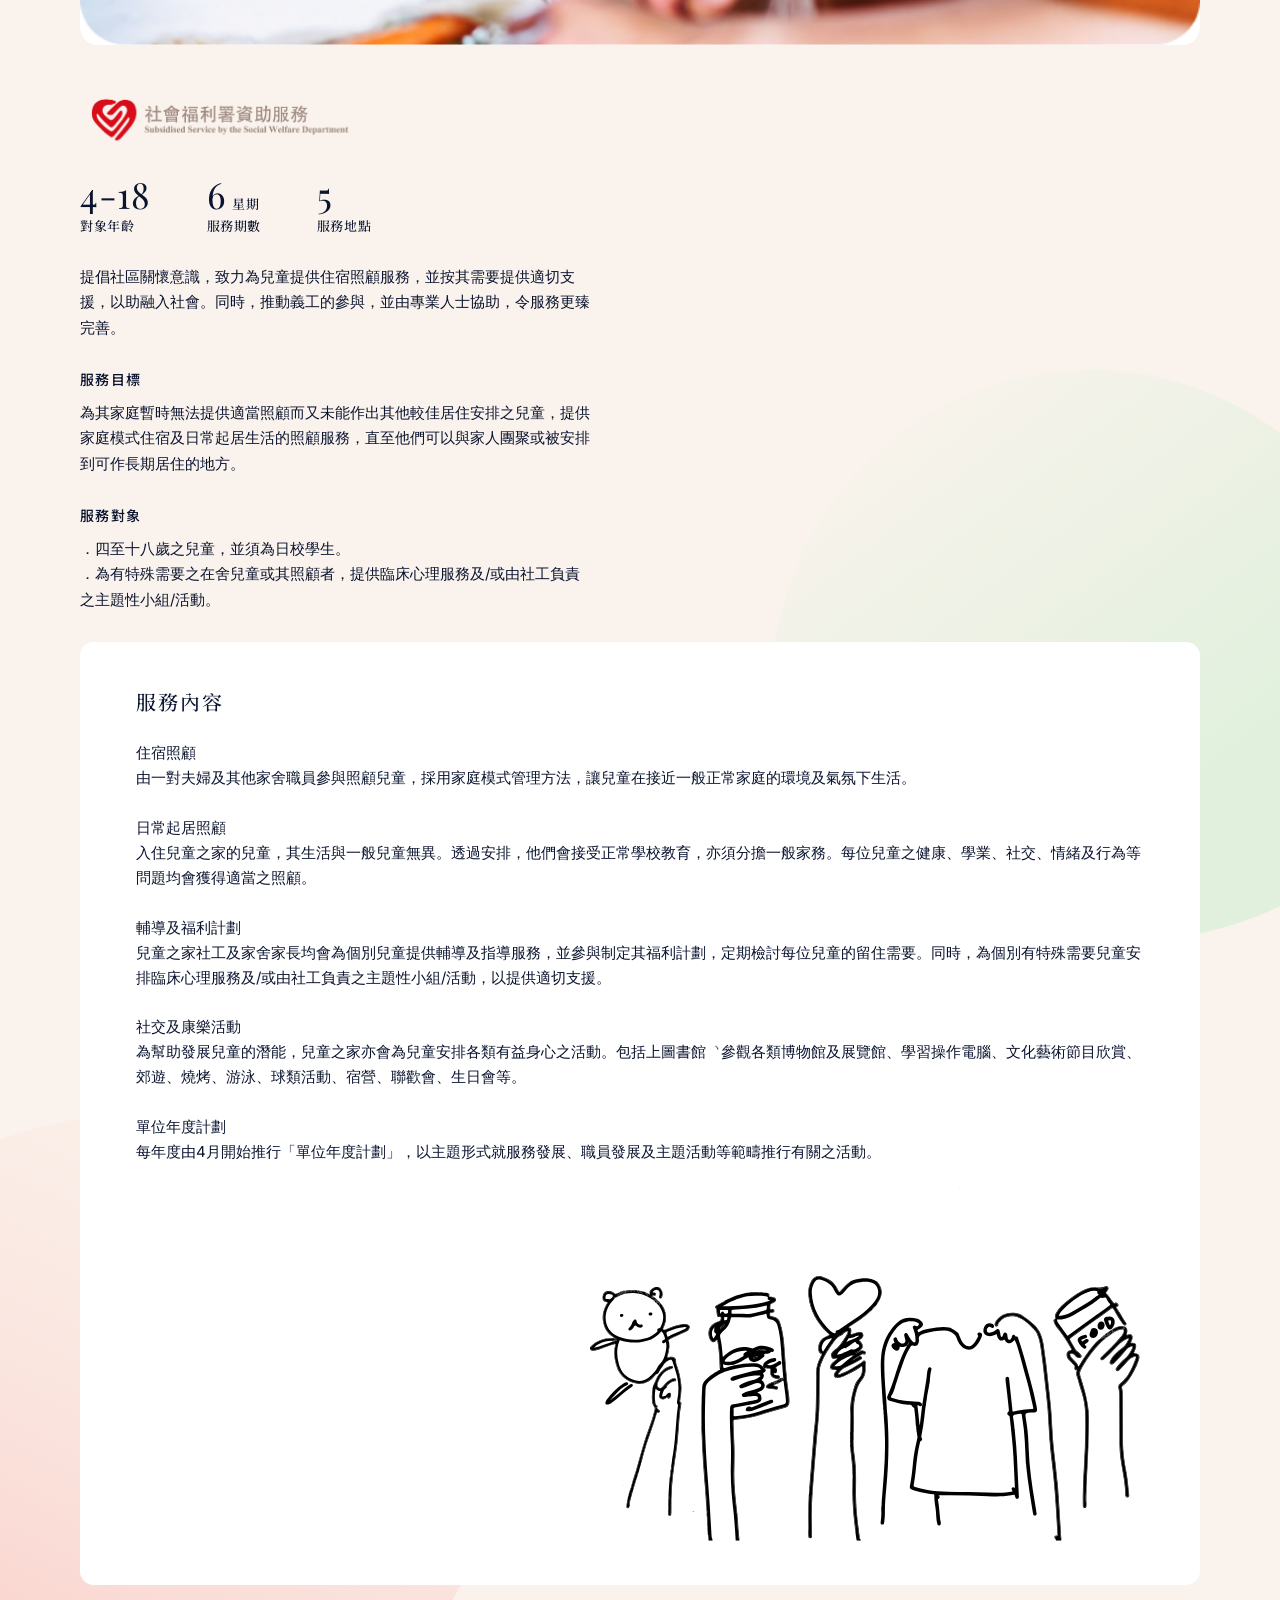
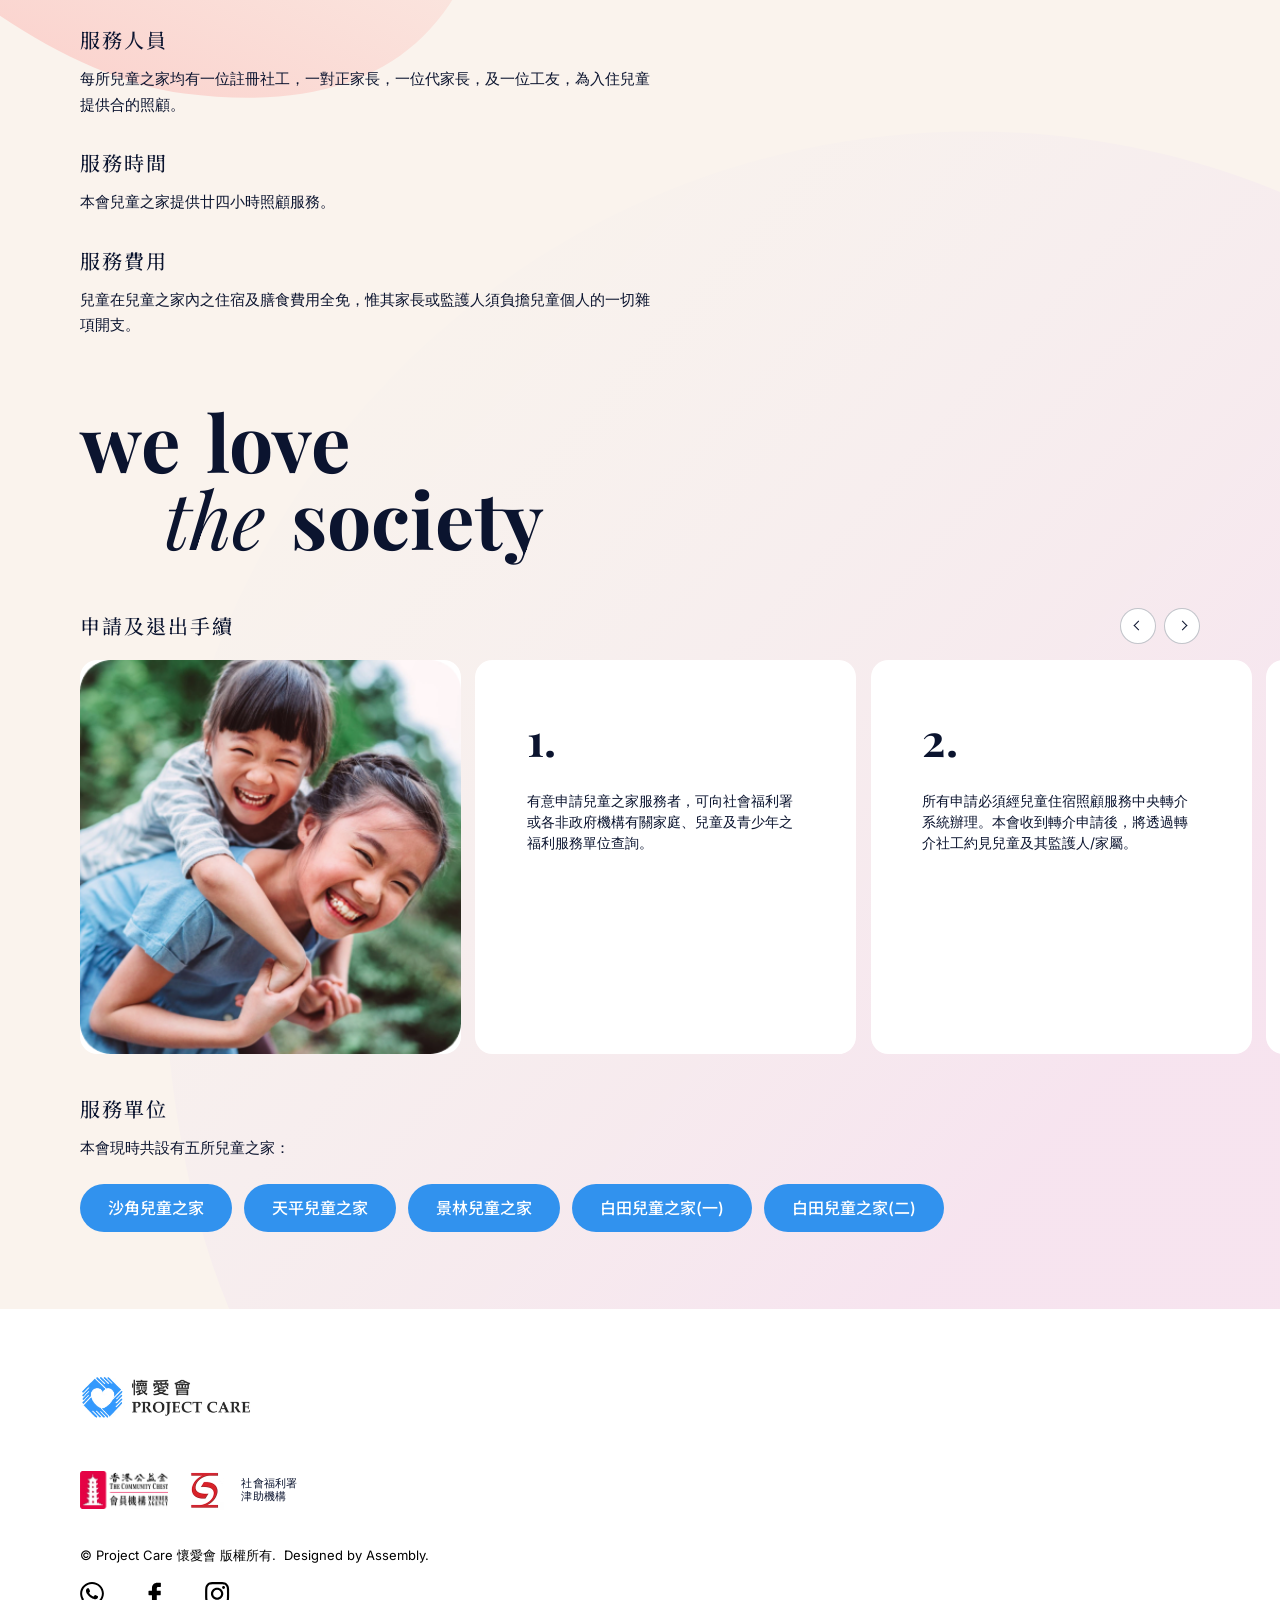
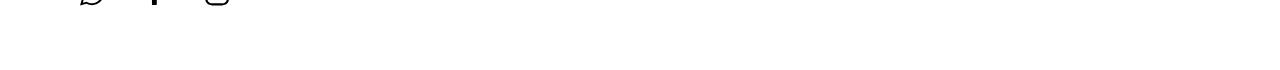
<file: services.html>
<!DOCTYPE html>
<html lang="zh-Hant">
<head>
  <meta charset="UTF-8" />
  <meta name="viewport" content="width=device-width, initial-scale=1.0" />
  <meta name="theme-color" content="#ffffff" />
  <title>服務簡介 — 懷愛會 Project Care</title>
  <meta name="description" content="服務簡介 — 懷愛會 Project Care 兒童之家照顧服務及懷愛夢騎行。" />
  <link rel="preconnect" href="https://fonts.googleapis.com" />
  <link rel="preconnect" href="https://fonts.gstatic.com" crossorigin />
  <link href="https://fonts.googleapis.com/css2?family=Playfair+Display:ital,wght@0,400;0,500;0,600;0,700;1,400;1,500&family=Inter:wght@300;400;500&family=Noto+Serif+HK:wght@400;500;700&family=Noto+Sans+HK:wght@300;400;500;700&display=swap" rel="stylesheet" />
  <link rel="stylesheet" href="style.css?v=7.9" />
  <link rel="stylesheet" href="services.css?v=1.3" />
  <link rel="preload" href="script.js?v=5.7" as="script" />
  <!-- pre-paint: hide reveal targets before first paint (see style.css .fx-marked) -->
  <script>if(!matchMedia("(prefers-reduced-motion: reduce)").matches){document.documentElement.classList.add("js-fx");setTimeout(function(){document.documentElement.classList.add("fx-marked")},3000)}</script>
</head>
<body class="page-services">

  <div class="stage">

    <!-- ============================================================
         NAV (shared with index; 服務簡介 is the active page)
         ============================================================ -->
    <header class="nav">
      <div class="nav__inner">
        <a href="index.html" class="nav__logo" aria-label="懷愛會 Project Care 主頁">
          <img src="assets/img/logo.png" alt="懷愛會 Project Care" />
        </a>
        <nav class="nav__menu" aria-label="主選單">
          <a href="about.html">關於懷愛會</a>
          <a href="services.html" class="is-active" aria-current="page">服務簡介</a>
          <a href="support.html">支持我們</a>
          <a href="news.html">最新動態</a>
          <a href="contact.html">聯絡我們</a>
        </nav>
        <div class="nav__right">
          <div class="nav__partners">
            <img src="assets/img/logo-chest.png" alt="香港公益金 會員機構" class="nav__partner" />
            <span class="nav__partner-pair">
              <img src="assets/img/logo-swd.png" alt="" />
              <span class="nav__partner-txt">社會福利署<br>津助機構</span>
            </span>
          </div>
          <a href="support.html#donate" class="nav__cta">捐款支持</a>
        </div>
        <button class="nav__burger" type="button" aria-label="選單" aria-expanded="false" aria-controls="nav-mobile">
          <span></span><span></span><span></span>
        </button>
      </div>
      <nav class="nav__mobile" id="nav-mobile" aria-label="行動版選單">
        <a href="about.html">關於懷愛會</a>
        <a href="services.html">服務簡介</a>
        <a href="support.html">支持我們</a>
        <a href="news.html">最新動態</a>
        <a href="contact.html">聯絡我們</a>
        <a href="support.html#donate" class="nav__mobile-cta">捐款支持</a>
      </nav>
    </header>

    <!-- ============================================================
         OUR SERVICES — one cream section: hero canvas, 重點服務 tab
         bar, then a per-tab panel that runs to the bottom of the page.
         The section flows (tab height varies), so the hero and the
         兒童之家 panel are each their own frozen-aspect canvas block.
         ============================================================ -->
    <section class="sec sec--svc paper" id="services">
      <div class="bleed" aria-hidden="true">
        <div class="bleed__canvas">
          <img class="img s-blob-glow"   src="assets/img/svc-blob-3.svg" alt="" />
          <img class="img s-blob-peach"  src="assets/img/svc-blob-2.svg" alt="" />
          <img class="img s-blob-yellow" src="assets/img/svc-blob-1.svg" alt="" />
          <img class="img s-blob-green"  src="assets/img/svc-blob-4.svg" alt="" />
          <img class="img s-blob-red"    src="assets/img/svc-blob-5.svg" alt="" />
          <img class="img s-blob-purple" src="assets/img/svc-blob-6.svg" alt="" />
        </div>
      </div>
      <div class="sec__inner">

        <!-- ── hero (1920 × 897 canvas) ─────────────────────────── -->
        <div class="svc-hero">
          <span class="t ming s-label">服務簡介</span>
          <h1 class="disp s-title">our services</h1>
          <img class="img s-hands" src="assets/img/svc-hands-heart.svg" alt="眾人的手托起一顆紅心" />
          <p class="t sans s-intro">你現在閱讀的並不是真的文案這些文字，只顯示文案將會擺放的位置我們會稱呼案這些文顯示文案會稱呼這些文案為假字。你現在閱讀的並不是真的文案這些文字。你現在閱讀的並不是真的文案這些文字，只顯示文案將會擺放的案這些文顯案為假字。</p>
          <div class="s-tags">
            <span class="t ming s-tag tag-x">支援性服務</span>
            <span class="t ming s-tag2">社區關懷行動</span>
          </div>
          <div class="t sans s-body">
            <p>你現在閱讀的並不是真的文案這些文字，只顯示文案將會擺放的位置我們會稱呼案這些文顯示文案會稱呼這些文案為假字。你現在閱讀的並不是真的文案這些文字。你現在閱讀的並不是真的文案這。你現在閱讀的並不是真的文案這些文字，只顯示文案將會擺放的位置我們會稱呼案這些文顯示文案會稱呼這些文案為假字。</p>
            <p>你現在閱讀的並不是真的文案這些文字。你現在閱讀的並不是真的文案這你現在閱讀的並不是真閱讀的並不是真的文案這你現在的文案。</p>
          </div>
        </div>

        <!-- ── 重點服務 tab bar ─────────────────────────────────── -->
        <div class="svc-tabbar">
          <span class="t ming svc-tabs-label">重點服務</span>
          <div class="svc-tabs" role="tablist" aria-label="重點服務分類">
            <button type="button" class="svc-tab ming" id="tab-home" role="tab" aria-selected="true" aria-controls="panel-home">兒童之家照顧服務</button>
            <button type="button" class="svc-tab ming" id="tab-ride" role="tab" aria-selected="false" aria-controls="panel-ride">懷愛夢騎行</button>
          </div>
        </div>

        <!-- ── tab 1 : 兒童之家照顧服務 (1920 × 2472 canvas) ─────── -->
        <div class="svc-panel svc-panel--home" id="panel-home" role="tabpanel" aria-labelledby="tab-home">

          <h2 class="t ming p-h1">兒童之家照顧服務</h2>
          <p class="t sans p-intro">本會之兒童之家服務，主要由香港特區政府社會福利署(下稱社署)整筆過撥款津助、香港公益金，及各善心人士捐助支持營運。</p>
          <img class="img photo p-photo" src="assets/img/photo-svc-girl.png" alt="兒童之家的小朋友在飯桌前開心地玩耍" />

          <img class="img p-swdlogo" src="assets/img/logo-swd-service.png" alt="社會福利署資助服務 Subsidised Service by the Social Welfare Department" />

          <div class="m-stats">
            <div class="m-stat">
              <span class="t num p-s1n">4-18</span>
              <span class="t ming p-s1l">對象年齡</span>
            </div>
            <div class="m-stat">
              <span class="t num p-s2n">6</span>
              <span class="t ming p-s2u">星期</span>
              <span class="t ming p-s2l">服務期數</span>
            </div>
            <div class="m-stat">
              <span class="t num p-s3n">5</span>
              <span class="t ming p-s3l">服務地點</span>
            </div>
          </div>

          <p class="t sans p-b1">提倡社區關懷意識，致力為兒童提供住宿照顧服務，並按其需要提供適切支援，以助融入社會。同時，推動義工的參與，並由專業人士協助，令服務更臻完善。</p>
          <span class="t p-goal-l">服務目標</span>
          <p class="t sans p-goal-b">為其家庭暫時無法提供適當照顧而又未能作出其他較佳居住安排之兒童，提供家庭模式住宿及日常起居生活的照顧服務，直至他們可以與家人團聚或被安排到可作長期居住的地方。</p>
          <span class="t p-tgt-l">服務對象</span>
          <p class="t sans p-tgt-b">．四至十八歲之兒童，並須為日校學生。<br>．為有特殊需要之在舍兒童或其照顧者，提供臨床心理服務及/或由社工負責之主題性小組/活動。</p>

          <!-- 服務內容 white card -->
          <div class="p-card">
            <h3 class="ming p-card-h">服務內容</h3>
            <div class="sans p-card-col p-card-col1">
              <p><b>住宿照顧</b><br>由一對夫婦及其他家舍職員參與照顧兒童，採用家庭模式管理方法，讓兒童在接近一般正常家庭的環境及氣氛下生活。</p>
              <p><b>日常起居照顧</b><br>入住兒童之家的兒童，其生活與一般兒童無異。透過安排，他們會接受正常學校教育，亦須分擔一般家務。每位兒童之健康、學業、社交、情緒及行為等問題均會獲得適當之照顧。</p>
              <p><b>輔導及福利計劃</b><br>兒童之家社工及家舍家長均會為個別兒童提供輔導及指導服務，並參與制定其福利計劃，定期檢討每位兒童的留住需要。同時，為個別有特殊需要兒童安排臨床心理服務及/或由社工負責之主題性小組/活動，以提供適切支援。</p>
            </div>
            <div class="sans p-card-col p-card-col2">
              <p><b>社交及康樂活動</b><br>為幫助發展兒童的潛能，兒童之家亦會為兒童安排各類有益身心之活動。包括上圖書館︑參觀各類博物館及展覽館、學習操作電腦、文化藝術節目欣賞、郊遊、燒烤、游泳、球類活動、宿營、聯歡會、生日會等。</p>
              <p><b>單位年度計劃</b><br>每年度由4月開始推行「單位年度計劃」，以主題形式就服務發展、職員發展及主題活動等範疇推行有關之活動。</p>
            </div>
            <img class="p-card-doodle" src="assets/img/svc-doodle.svg" alt="" aria-hidden="true" />
          </div>

          <h3 class="t ming p-staff-l">服務人員</h3>
          <p class="t sans p-staff-b">每所兒童之家均有一位註冊社工，一對正家長，一位代家長，及一位工友，為入住兒童提供合的照顧。</p>
          <h3 class="t ming p-time-l">服務時間</h3>
          <p class="t sans p-time-b">本會兒童之家提供廿四小時照顧服務。</p>
          <h3 class="t ming p-fee-l">服務費用</h3>
          <p class="t sans p-fee-b">兒童在兒童之家內之住宿及膳食費用全免，惟其家長或監護人須負擔兒童個人的一切雜項開支。</p>

          <!-- we love the society lockup (right of 服務人員 rows) -->
          <div class="m-wl-typo">
            <div class="wl-row1">
              <span class="disp p-wl-we">we</span>
              <span class="disp p-wl-love">love</span>
            </div>
            <div class="wl-row2">
              <span class="disp p-wl-the">the</span>
              <span class="disp p-wl-society">society</span>
            </div>
          </div>

          <div class="p-app-head">
            <h3 class="t ming p-app-l">申請及退出手續</h3>
            <div class="a-tl-nav">
              <button type="button" class="a-tl-nav__btn a-tl-nav__btn--prev" data-slider-prev="app" aria-label="上一張"><span class="a-tl-nav__arr"></span></button>
              <button type="button" class="a-tl-nav__btn a-tl-nav__btn--next" data-slider-next="app" aria-label="下一張"><span class="a-tl-nav__arr"></span></button>
            </div>
          </div>

          <!-- 申請及退出手續 slider — same treatment as the About 服務發展
               slider: left edge grid-anchored, right edge bleeds to the TRUE
               viewport edge, scroll-snap + prev/next buttons -->
          <div class="p-app" data-slider="app" tabindex="0" aria-label="申請及退出手續步驟">
            <div class="p-app__track">
              <div class="p-app__card p-app__card--photo">
                <img src="assets/img/photo-svc-sisters.png" alt="兩位小朋友背著對方開心地笑" />
              </div>
              <div class="p-app__card">
                <span class="p-app__num num">1.</span>
                <p class="p-app__body sans">有意申請兒童之家服務者，可向社會福利署或各非政府機構有關家庭、兒童及青少年之福利服務單位查詢。</p>
              </div>
              <div class="p-app__card">
                <span class="p-app__num num">2.</span>
                <p class="p-app__body sans">所有申請必須經兒童住宿照顧服務中央轉介系統辦理。本會收到轉介申請後，將透過轉介社工約見兒童及其監護人/家屬。</p>
              </div>
              <div class="p-app__card">
                <span class="p-app__num num">3.</span>
                <p class="p-app__body sans">本會初步接納申請後，兒童之監護人/家屬須自行替該兒童安排體格及健康檢查，所有費用亦須自行支付。</p>
              </div>
              <div class="p-app__card">
                <span class="p-app__num num">4.</span>
                <p class="p-app__body sans">兒童之監護人/家屬亦須安排該兒童就讀於兒童之家所在區域內或經商討後作特別安排之學校。</p>
              </div>
              <!-- placeholder cards below — for demoing the slider only,
                   swap in real content when available -->
              <div class="p-app__card p-app__card--photo">
                <img src="assets/img/photo-kids.png" alt="兒童之家的小朋友" />
              </div>
              <div class="p-app__card">
                <span class="p-app__num num">5.</span>
                <p class="p-app__body sans">你現在閱讀的並不是真的文案這些文字，只顯示文案將會擺放的位置我們會稱呼這些文案為假字。</p>
              </div>
              <div class="p-app__card p-app__card--photo">
                <img src="assets/img/photo-volunteers.png" alt="義工於社區食物銀行合力整理物資" />
              </div>
              <div class="p-app__card">
                <span class="p-app__num num">6.</span>
                <p class="p-app__body sans">你現在閱讀的並不是真的文案這些文字，只顯示文案將會擺放的位置我們會稱呼這些文案為假字。</p>
              </div>
              <div class="p-app__card p-app__card--photo">
                <img src="assets/img/photo-kids2.png" alt="兩位小朋友開心地玩耍" />
              </div>
            </div>
          </div>

          <h3 class="t ming p-unit-l">服務單位</h3>
          <p class="t sans p-unit-b">本會現時共設有五所兒童之家：</p>
          <div class="p-units">
            <span class="p-unit-chip">沙角兒童之家</span>
            <span class="p-unit-chip">天平兒童之家</span>
            <span class="p-unit-chip">景林兒童之家</span>
            <span class="p-unit-chip">白田兒童之家(一)</span>
            <span class="p-unit-chip">白田兒童之家(二)</span>
          </div>

        </div>

        <!-- ── tab 2 : 懷愛夢騎行 (placeholder — design pending) ── -->
        <div class="svc-panel svc-panel--ride" id="panel-ride" role="tabpanel" aria-labelledby="tab-ride" hidden>
          <div class="ride-wrap">
            <h2 class="ming ride-h">懷愛夢騎行</h2>
            <p class="sans ride-b">你現在閱讀的並不是真的文案這些文字，只顯示文案將會擺放的位置我們會稱呼案這些文顯示文案會稱呼這些文案為假字。你現在閱讀的並不是真的文案這些文字。</p>
            <img class="photo ride-photo" src="assets/img/photo-cycling.png" alt="懷愛夢騎行活動" />
          </div>
        </div>

      </div>
    </section>

    <!-- ============================================================
         FOOTER  (index footer + social icons)
         ============================================================ -->
    <footer class="sec sec--footer" id="contact">
      <div class="sec__inner">
      <a href="index.html" class="img i-foot-logo" aria-label="懷愛會 Project Care">
        <img src="assets/img/logo.png" alt="懷愛會 Project Care" />
      </a>
      <div class="m-foot-row">
        <img class="img i-foot-chest" src="assets/img/logo-chest.png" alt="香港公益金 會員機構" />
        <img class="img i-foot-swd" src="assets/img/logo-swd.png" alt="" />
        <span class="t sans e-foot-swd-t">社會福利署<br>津助機構</span>
      </div>
      <p class="t sans e-foot-copy">© Project Care 懷愛會 版權所有.&nbsp;&nbsp;Designed by <a href="https://www.assembly.com.hk" target="_blank" rel="noopener">Assembly</a>.</p>
      <img class="img i-foot-social" src="assets/img/about-social.svg" alt="WhatsApp、Facebook 及 Instagram" />
      </div>
    </footer>

  </div>

  <script src="script.js?v=5.7"></script>
</body>
</html>
</file>
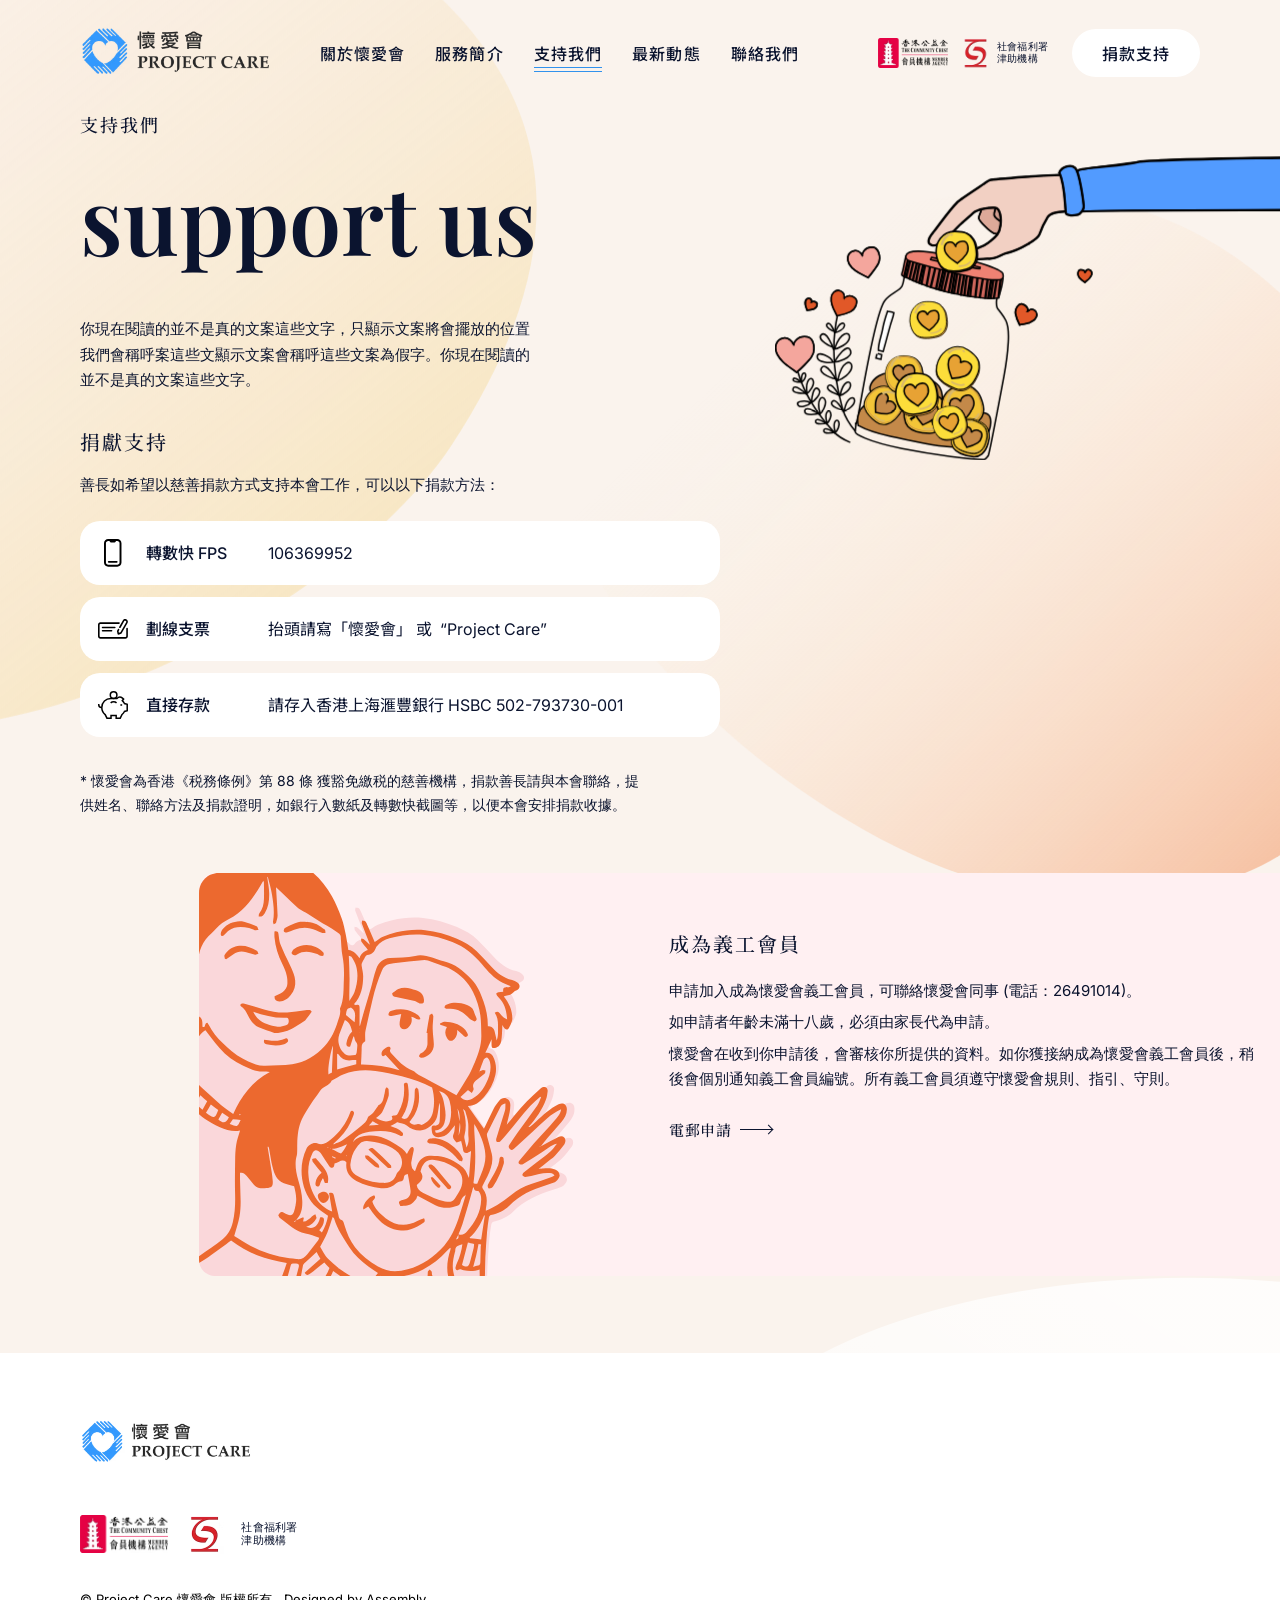
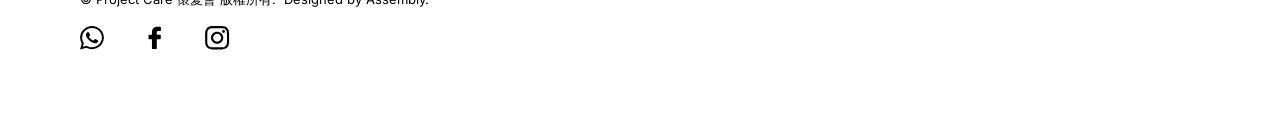
<file: support.html>
<!DOCTYPE html>
<html lang="zh-Hant">
<head>
  <meta charset="UTF-8" />
  <meta name="viewport" content="width=device-width, initial-scale=1.0" />
  <meta name="theme-color" content="#ffffff" />
  <title>支持我們 — 懷愛會 Project Care</title>
  <meta name="description" content="支持我們 — 懷愛會 Project Care 捐獻支持及成為義工會員。" />
  <link rel="preconnect" href="https://fonts.googleapis.com" />
  <link rel="preconnect" href="https://fonts.gstatic.com" crossorigin />
  <link href="https://fonts.googleapis.com/css2?family=Playfair+Display:ital,wght@0,400;0,500;0,600;0,700;1,400;1,500&family=Inter:wght@300;400;500&family=Noto+Serif+HK:wght@400;500;700&family=Noto+Sans+HK:wght@300;400;500;700&display=swap" rel="stylesheet" />
  <link rel="stylesheet" href="style.css?v=7.9" />
  <link rel="stylesheet" href="support.css?v=1.3" />
  <link rel="preload" href="script.js?v=5.7" as="script" />
  <!-- pre-paint: hide reveal targets before first paint (see style.css .fx-marked) -->
  <script>if(!matchMedia("(prefers-reduced-motion: reduce)").matches){document.documentElement.classList.add("js-fx");setTimeout(function(){document.documentElement.classList.add("fx-marked")},3000)}</script>
</head>
<body class="page-support">

  <div class="stage">

    <!-- ============================================================
         NAV (shared with index; 支持我們 is the active page)
         ============================================================ -->
    <header class="nav">
      <div class="nav__inner">
        <a href="index.html" class="nav__logo" aria-label="懷愛會 Project Care 主頁">
          <img src="assets/img/logo.png" alt="懷愛會 Project Care" />
        </a>
        <nav class="nav__menu" aria-label="主選單">
          <a href="about.html">關於懷愛會</a>
          <a href="services.html">服務簡介</a>
          <a href="support.html" class="is-active" aria-current="page">支持我們</a>
          <a href="news.html">最新動態</a>
          <a href="contact.html">聯絡我們</a>
        </nav>
        <div class="nav__right">
          <div class="nav__partners">
            <img src="assets/img/logo-chest.png" alt="香港公益金 會員機構" class="nav__partner" />
            <span class="nav__partner-pair">
              <img src="assets/img/logo-swd.png" alt="" />
              <span class="nav__partner-txt">社會福利署<br>津助機構</span>
            </span>
          </div>
          <a href="support.html#donate" class="nav__cta">捐款支持</a>
        </div>
        <button class="nav__burger" type="button" aria-label="選單" aria-expanded="false" aria-controls="nav-mobile">
          <span></span><span></span><span></span>
        </button>
      </div>
      <nav class="nav__mobile" id="nav-mobile" aria-label="行動版選單">
        <a href="about.html">關於懷愛會</a>
        <a href="services.html">服務簡介</a>
        <a href="support.html">支持我們</a>
        <a href="news.html">最新動態</a>
        <a href="contact.html">聯絡我們</a>
        <a href="support.html#donate" class="nav__mobile-cta">捐款支持</a>
      </nav>
    </header>

    <!-- ============================================================
         SUPPORT US — one cream absolute canvas (1920 × 1820.5):
         hero + 捐獻支持 pills on the left, 錢罌 jar illustration
         bleeding off the right edge, 成為義工會員 pink panel below.
         ============================================================ -->
    <section class="sec sec--sup paper" id="donate">
      <div class="bleed" aria-hidden="true">
        <div class="bleed__canvas">
          <img class="img su-blob-yellow" src="assets/img/support-blob-yellow.svg" alt="" />
          <img class="img su-blob-peach"  src="assets/img/support-blob-peach.svg" alt="" />
          <img class="img su-blob-white"  src="assets/img/support-blob-white.svg" alt="" />
        </div>
      </div>
      <div class="sec__inner">

        <span class="t ming su-label">支持我們</span>
        <h1 class="disp su-title">support us</h1>
        <img class="img i-supjar" src="assets/img/support-jar-page.svg" alt="一隻手把愛心錢幣投入玻璃錢罌" />
        <p class="t sans su-intro">你現在閱讀的並不是真的文案這些文字，只顯示文案將會擺放的位置我們會稱呼案這些文顯示文案會稱呼這些文案為假字。你現在閱讀的並不是真的文案這些文字。</p>

        <h2 class="t ming su-don-h">捐獻支持</h2>
        <p class="t sans su-don-b">善長如希望以慈善捐款方式支持本會工作，可以以下捐款方法：</p>

        <div class="su-pills">
          <div class="su-pill">
            <span class="su-pill__icon"><img src="assets/img/icon-phone.svg" alt="" /></span>
            <span class="su-pill__label">轉數快 FPS</span>
            <span class="su-pill__value">106369952</span>
          </div>
          <div class="su-pill">
            <span class="su-pill__icon"><img src="assets/img/icon-cheque.svg" alt="" /></span>
            <span class="su-pill__label">劃線支票</span>
            <span class="su-pill__value">抬頭請寫「懷愛會」 或&nbsp; “Project Care”</span>
          </div>
          <div class="su-pill">
            <span class="su-pill__icon"><img src="assets/img/icon-piggy.svg" alt="" /></span>
            <span class="su-pill__label">直接存款</span>
            <span class="su-pill__value">請存入香港上海滙豐銀行 HSBC 502-793730-001</span>
          </div>
        </div>

        <p class="t sans su-note">* 懷愛會為香港《税務條例》第 88 條 獲豁免繳税的慈善機構，捐款善長請與本會聯絡，提供姓名、聯絡方法及捐款證明，如銀行入數紙及轉數快截圖等，以便本會安排捐款收據。</p>

        <!-- ── 成為義工會員 pink panel ──────────────────────────── -->
        <div class="su-panel" id="volunteer">
          <img class="su-family" src="assets/img/support-family.svg" alt="一家人開心地揮手的插畫" />
          <h2 class="ming su-vol-h">成為義工會員</h2>
          <div class="sans su-vol-b">
            <p>申請加入成為懷愛會義工會員，可聯絡懷愛會同事 (電話：26491014)。</p>
            <p>如申請者年齡未滿十八歲，必須由家長代為申請。</p>
            <p>懷愛會在收到你申請後，會審核你所提供的資料。如你獲接納成為懷愛會義工會員後，稍後會個別通知義工會員編號。所有義工會員須遵守懷愛會規則、指引、守則。</p>
          </div>
          <a class="ming lnk su-vol-l" href="mailto:pcsto@projectcare.org.hk">電郵申請<span class="arr"></span></a>
        </div>

      </div>
    </section>

    <!-- ============================================================
         FOOTER  (index footer + social icons)
         ============================================================ -->
    <footer class="sec sec--footer" id="contact">
      <div class="sec__inner">
      <a href="index.html" class="img i-foot-logo" aria-label="懷愛會 Project Care">
        <img src="assets/img/logo.png" alt="懷愛會 Project Care" />
      </a>
      <div class="m-foot-row">
        <img class="img i-foot-chest" src="assets/img/logo-chest.png" alt="香港公益金 會員機構" />
        <img class="img i-foot-swd" src="assets/img/logo-swd.png" alt="" />
        <span class="t sans e-foot-swd-t">社會福利署<br>津助機構</span>
      </div>
      <p class="t sans e-foot-copy">© Project Care 懷愛會 版權所有.&nbsp;&nbsp;Designed by <a href="https://www.assembly.com.hk" target="_blank" rel="noopener">Assembly</a>.</p>
      <img class="img i-foot-social" src="assets/img/about-social.svg" alt="WhatsApp、Facebook 及 Instagram" />
      </div>
    </footer>

  </div>

  <script src="script.js?v=5.7"></script>
</body>
</html>
</file>
<file: style.css>
/* =================================================================
   Project Care — Homepage
   Fixed 1920px desktop canvas. Each section's .sec__inner is the
   container-query context, capped at max-width 1920px and centred;
   elements are placed in % of that canvas and sized in cqw (1cqw = 1%
   of the canvas) so the layout scales as one unit below 1920px and
   freezes at 1920px (only the section background colour then extends).
   Display typography + numbers = Playfair Display (live web font, on the
   grid for alignment). Chinese headings/labels = Noto Serif HK. Body
   text = Inter.
   ================================================================= */

:root{
  --navy:#0b142f;
  --orange:#f14b05;
  --brand:#ff6200;
  --blue:#3192ed;
  --cream:#faf3ed;
  --ink-soft:rgba(11,20,47,.55);

  /* ---- RESPONSIVE GRID STANDARD ----
     5 tiers. --margin / --gutter are % of the section canvas so the grid
     and every element placed on it stay aligned as the canvas scales
     within a tier; --cols drives the column-guide overlay (press "G").
       XL  >=1920   12col  margin 204px(10.625%)  gutter 25px(1.302%)
       L   1440-1919 12col  margin 10.625%          gutter 1.302%
       M   1024-1439  8col  margin  6.25%           gutter 1.667%
       S    768-1023  6col  margin  6.25%           gutter 2.083%
       XS    <=767    4col  margin 20px             gutter 15px  (flow) */
  --cols:12;
  --margin:10.625%;
  --gutter:1.302%;
}
@media (max-width:1439px){ :root{ --cols:8; --margin:6.25%; --gutter:1.667%; } }
@media (max-width:1023px){ :root{ --cols:6; --margin:6.25%; --gutter:2.083%; } }

*{margin:0;padding:0;box-sizing:border-box}
html{ -webkit-text-size-adjust:100%; }
body{ background:var(--cream); color:var(--navy); font-family:"Inter",system-ui,sans-serif; }

/* The design is a fixed 1920px canvas. The layout itself is capped at
   1920px (.sec__inner) and centered, so it never upscales / zooms past
   1920px — at >1920 only the section background colour extends to fill
   the viewport. Below 1920px the canvas scales down proportionally
   (1cqw = 1% of the capped canvas), preserving the 1920 grid
   (204px margins = 10.625%, 25px gutter). */
.stage{
  position:relative; width:100%;
  background:var(--cream); overflow:hidden;
}

/* ---- sections : full-bleed background colour, centred 1920 canvas ---- */
.sec{ position:relative; width:100%; overflow:hidden; }
/* the capped, centred canvas that owns the container-query context.
   aspect-ratio reproduces the Figma frame heights and, once width hits
   1920px, the height is frozen too. */
.sec__inner{
  position:relative; width:100%; max-width:1920px; margin:0 auto;
  container-type:inline-size; overflow:hidden;
}
.sec--landing { background:var(--cream); }
.sec--services{ background:#fff; }
.sec--support { background:var(--blue); }
.sec--footer  { background:#fff; }
.sec--landing  .sec__inner{ aspect-ratio:1920 / 2254; }
.sec--services .sec__inner{ aspect-ratio:1920 / 1600; }
.sec--support  .sec__inner{ aspect-ratio:1920 / 842;  }
/* the jar/hand bleed layer sits INSIDE .sec__inner: both .sec__inner's shared
   overflow:hidden AND .bleed's own overflow:hidden clip at the 1920 canvas
   box (their containing block), giving the extended arm a hard vertical cut
   above 1920px viewport instead of bleeding to the true edge. Open both —
   the outer .sec is full-viewport-width and still clips at the real edge. */
.sec--support  .sec__inner{ overflow:visible; }
.sec--support  .bleed--front{ overflow:visible; }
.sec--footer   .sec__inner{ aspect-ratio:1920 / 315;  }

/* ---- positioned primitives ---- */
.t{ position:absolute; line-height:1; color:var(--navy); z-index:3; }
.img{ position:absolute; display:block; z-index:1; }
img.img{ height:auto; }
.i-star1,.i-star2{ z-index:3; }   /* sparkles sit above the hero hand */
a.img img,.nav__logo img{ display:block; width:100%; height:auto; }
.photo{ object-fit:cover; border-radius:1.55cqw; }

/* ---- type roles ---- */
.num{ font-family:"Playfair Display",serif; font-weight:700; letter-spacing:.01em; white-space:nowrap; }
.ming{ font-family:"Noto Serif HK",serif; font-weight:500; letter-spacing:.1em; white-space:nowrap; }
.sans{ font-family:"Inter",sans-serif; font-weight:400; line-height:1.667; white-space:normal; }
.on-blue{ color:#fff; }
.lnk.on-blue{ color:#fff; }   /* keep arrow-links white on the blue support section */

/* arrow-link Chinese tracking is looser in the design */
.lnk.ming{ letter-spacing:.03em; }

/* ---- display typography (Playfair Display web font, replaces typo-*.svg) ---- */
.disp{ position:absolute; font-family:"Playfair Display",serif; font-weight:600;
  line-height:1.33; color:var(--navy); white-space:nowrap; z-index:3; }
.disp.on-blue{ color:#fff; }

/* "+" on the 68,000 stat — vertically centred against the digits */
.num .plus{ font-size:.6em; vertical-align:.12em; font-weight:700; margin-left:.04em; }

/* "×" connector between two tags — same ink as the text */
.tag-x::after{ content:"×"; color:currentColor; margin:0 .55em; font-weight:400; }

/* ---- arrow link ---- */
.lnk{ display:inline-flex; align-items:center; gap:.6em; text-decoration:none; color:inherit; white-space:nowrap; }
.lnk .arr{ position:relative; display:inline-block; width:2.1em; height:1px; background:currentColor; }
.lnk .arr::after{ content:""; position:absolute; right:0; top:-3px; width:6px; height:6px; border-top:1px solid currentColor; border-right:1px solid currentColor; transform:rotate(45deg); }
.lnk:hover .arr{ width:2.7em; transition:width .25s ease; }

/* ---- divider + label line ---- */
.div-line{ position:absolute; height:1px; background:rgba(11,20,47,.22); z-index:3; }
/* section title: text on top, short centred line underneath */
.label-line{ display:inline-flex; flex-direction:column; align-items:center; }
.label-line::after{ content:""; width:100%; height:1px; background:currentColor; margin-top:.6em; opacity:.85; }

/* =================================================================
   NAV
   ================================================================= */
.nav{ position:absolute; top:0; left:0; right:0; z-index:50; display:flex; justify-content:center; }
/* the 10.625% side margin can't be plain percentage padding here: .nav__inner
   caps its OWN width at 1920px, but percentage padding always resolves
   against the parent's (.nav, uncapped, full-viewport) width — so above
   1920px viewport a plain 10.625% would be 10.625% of the viewport, not of
   the capped 1920 canvas (see the LAYOUT GRID OVERLAY comment below for the
   same bug caught in that component). min(10.625vw, 204px) reproduces
   "10.625% of min(100vw,1920px)" exactly, since 10.625vw IS 10.625% of the
   viewport and 204px IS 10.625% of 1920px — no extra wrapper element needed. */
.nav__inner{ width:100%; max-width:1920px; container-type:inline-size; display:flex; align-items:center;
  padding:1.15cqw min(10.625vw, 204px) 0; }
.nav__logo img{ height:4.27cqw; }
.nav__menu{ display:flex; gap:2.083cqw; margin-left:2.8cqw; }
.nav__menu a{ font:500 .9375cqw/1 "Noto Sans HK","Inter",sans-serif; letter-spacing:.07em; color:var(--navy); text-decoration:none; }
.nav__menu a:hover{ color:var(--blue); }
/* current page: double underline (two 1px lines 3px apart), per the design */
.nav__menu a.is-active{ position:relative; }
.nav__menu a.is-active::after{ content:""; position:absolute; left:0; right:0; top:100%;
  height:3px; margin-top:calc(.25em + 2px); border-top:1px solid var(--blue); border-bottom:1px solid var(--blue); }
.nav__right{ margin-left:auto; display:flex; align-items:center; gap:1.4cqw; }
.nav__partners{ display:flex; align-items:center; gap:1cqw; }
.nav__partner{ height:1.95cqw; }
.nav__partner-pair{ display:flex; align-items:center; gap:.45cqw; }
.nav__partner-pair img{ height:2.05cqw; }
.nav__partner-txt{ font:500 .57cqw/1.18 "Inter"; color:var(--navy); text-transform:uppercase; letter-spacing:.02em; }
.nav__cta{ display:inline-flex; align-items:center; justify-content:center;
  width:6.875cqw; height:2.708cqw;                 /* 132 × 52px */
  font:500 .9375cqw/1 "Noto Sans HK","Inter",sans-serif; letter-spacing:.07em;
  color:var(--navy); text-decoration:none; background:#fff;
  border-radius:2em; transition:.2s; }
.nav__cta:hover{ background:var(--navy); color:#fff; }

/* =================================================================
   LANDING / HERO   (1920 x 2254)
   ================================================================= */
/* display words — Playfair Display, placed + sized on the 1920 grid (px/19.2 = cqw) */
.e-wecare   {left:10.885%;top:13.887%;font-size:11.458cqw;font-weight:600;line-height:1.332;}
.e-wl-we    {left:44.167%;top:67.169%;font-size:9.375cqw;font-weight:700;line-height:1.388;}
.e-wl-love  {left:57.396%;top:67.214%;font-size:9.375cqw;font-weight:700;line-height:1.392;}
.e-wl-society{left:60.573%;top:72.85%;font-size:9.375cqw;font-weight:700;line-height:1.390;}
.e-wl-the   {left:55.417%;top:76.708%;font-size:3.854cqw;font-weight:400;font-style:italic;line-height:1.378;}

.e-intro-sub{left:10.625%;top:36.466%;font-size:1.302cqw;letter-spacing:.1em;}
.e-intro-b1{left:10.625%;top:38.687%;width:25.382%;font-size:.781cqw;}   /* 4 grid columns */
.e-intro-div{left:10.625%;top:46.140%;width:18.698%;}
/* stats compressed into the same 4-col block as the body text above/below —
   lefts are grid column starts 1/2/3 of that block (68,000+ ends inside col 4) */
.e-stat1n{left:10.573%;top:49.778%;font-size:2.865cqw;}
.e-stat1l{left:10.573%;top:53.150%;font-size:.938cqw;}
.e-stat2n{left:19.4%;top:49.690%;font-size:2.865cqw;}   /* optically centred between 1981 and 68,000+ (col-2 start sat too close to 1981) */
.e-stat2l{left:19.4%;top:53.150%;font-size:.938cqw;}
.e-stat3n{left:25.2%;top:49.778%;font-size:2.865cqw;}   /* 68,000+ right edge lands on the 4-col right edge (36.007%) */
.e-stat3l{left:25.2%;top:53.150%;font-size:.938cqw;}
.e-intro-b2{left:10.625%;top:55.146%;width:25.382%;font-size:.781cqw;}   /* 4 grid columns, matches e-intro-b1 */
.e-intro-about{left:10.573%;top:59.6%;font-size:.938cqw;}   /* gap under e-intro-b2 tuned to match the 服務簡介 link's 25px; L tier re-nudges (text wraps deeper there) */

.e-wl-tag{left:57.292%;top:83.005%;font-size:1.510cqw;}
.e-wl-tag2{left:68.229%;top:83.005%;font-size:1.510cqw;}
.e-wl-body{left:57.292%;top:85.359%;width:25.382%;font-size:.781cqw;}   /* 4 grid columns */
.e-wl-link{left:57.292%;top:88.685%;font-size:.938cqw;}

.i-hero-hand{left:45%;top:7%;width:54%;z-index:2;}  /* hero hand + 45th heart, full image (not cut at right) */
.i-hands{left:2.708%;top:69.077%;width:42.135%;}             /* lower "we love society" hands */
/* decorative sparkles, floating heart + globe (split from visual.png) */
.i-star1{left:70.781%;top:6.877%;width:3.490%;}              /* sparkle, upper-right */
.i-star2{left:45.521%;top:37.533%;width:4.219%;}             /* sparkle, mid-left */
.i-heart{left:51.763%;top:11.281%;width:5.128%;z-index:1;}   /* small floating heart, top */
.i-earth{left:77.708%;top:60.426%;width:6.719%;z-index:2;}   /* globe, between the two hand graphics */

/* ---- full-bleed background blobs ----
   .bleed clips to the section (= viewport width); .bleed__canvas reproduces
   the centred 1920 grid (max-width + cqw) WITHOUT clipping, so blobs sit at
   their design % positions and scale on the grid, yet are free to extend past
   the 1920 canvas edge and bleed to the viewport edge above 1920px. */
.bleed{ position:absolute; inset:0; z-index:0; overflow:hidden; pointer-events:none; }
/* a bleed layer that paints ABOVE the section's text (e.g. support hand) */
.bleed--front{ z-index:2; }
/* Capped at the 1920 grid (like the content canvas) and centred. Above 1920px
   the shapes therefore HOLD their 1920 position + size — they don't rescale to
   the viewport. Because .bleed__canvas itself doesn't clip (only .bleed / .sec
   clip to the viewport), the parts of each shape that the 1920 frame originally
   cropped simply become visible, bleeding into the empty margin out to the
   screen edge. (≤1920 is unaffected — the canvas already equals the viewport.) */
.bleed__canvas{ position:absolute; top:0; left:50%; transform:translateX(-50%);
  width:100%; max-width:1920px; height:100%; container-type:inline-size; }
.bleed .img{ z-index:0; }
.i-color1{left:-15%;top:24%;width:53%;}        /* yellow #F4D789 — mid-left behind stats, bleeds left */
.i-color2{left:55%;top:70%;width:44%;}         /* blue — society blob, lower-right */
.i-color3{left:55.69%;top:-7.81%;width:78.77%;} /* white glow — upper-right */

/* =================================================================
   OUR SERVICES   (1920 x 1600)
   ================================================================= */
/* services background shapes (split into two SVGs) */
.i-color5{left:0;top:82.149%;width:91.238%;z-index:0;}        /* green blob — bottom-left */
.i-color4{left:68.012%;top:42.947%;width:34.427%;z-index:0;}  /* blue circle — right, bleeds off the canvas edge */
.e-our     {left:10.208%;top:3.375%;font-size:9.375cqw;font-weight:600;line-height:1.333;}
.e-services{left:15.469%;top:11.188%;font-size:9.375cqw;font-weight:600;line-height:1.333;}
.e-svc-label{left:50%;transform:translateX(-50%);top:6.06%;font-size:1.042cqw;letter-spacing:.1em;}

/* card stat numbers use the lighter Playfair Regular cut */
.e-c1-s1,.e-c1-s2,.e-c1-s3,.e-c2-s1{ font-weight:400; letter-spacing:.02em; }

.i-photo-kids{left:15.990%;top:26.500%;width:33.333%;height:25.625%;}
.e-c1-h{left:53.594%;top:26.75%;font-size:1.510cqw;}   /* heading sits just below the photo's top edge, not above it */
.e-c1-b{left:53.594%;top:29.5%;width:25.382%;font-size:.781cqw;}   /* 4 grid columns */
.e-c1-s1{left:53.333%;top:33.188%;font-size:2.344cqw;}
.e-c1-s2{left:60.990%;top:33.188%;font-size:2.344cqw;}
.e-c1-s3{left:67.708%;top:33.188%;font-size:2.344cqw;}
.e-c1-star{left:62.604%;top:34.688%;font-size:.938cqw;}
.e-c1-l1{left:53.542%;top:36.686%;font-size:.625cqw;}
.e-c1-l2{left:60.990%;top:36.686%;font-size:.625cqw;}
.e-c1-l3{left:67.708%;top:36.686%;font-size:.625cqw;}
.e-c1-link{left:53.594%;top:39.750%;font-size:.938cqw;}
.i-svc-family{left:66.794%;top:35.500%;width:18.065%;}

.i-photo-cycling{left:50.625%;top:60.250%;width:33.333%;height:25.625%;}
.e-c2-h{left:17.135%;top:60.31%;font-size:1.510cqw;}   /* heading sits just below the photo's top edge, not above it */
.e-c2-b{left:17.135%;top:63.06%;width:25.382%;font-size:.781cqw;}   /* 4 grid columns */
.e-c2-s1{left:17.292%;top:67.125%;font-size:2.344cqw;}
.e-c2-tag{left:25.521%;top:68.750%;font-size:1.198cqw;}
.e-c2-tag .x{ color:currentColor; margin:0 .5em; }
.e-c2-l1{left:17.344%;top:70.811%;font-size:.625cqw;}
.e-c2-link{left:17.135%;top:73.310%;font-size:.938cqw;}
.i-svc-bike{left:30.677%;top:76.750%;width:18.646%;}

/* =================================================================
   SUPPORT   (1920 x 842)
   ================================================================= */
/* sits behind the jar/hand graphic (z-index below .i-jar) */
.e-sup-support{left:56.979%;top:19.240%;font-size:8.333cqw;font-weight:600;line-height:1.331;z-index:1;}
.e-sup-us     {left:56.979%;top:34.086%;font-size:8.333cqw;font-weight:600;line-height:1.331;z-index:1;}
.e-sup-label{left:47.760%;top:9.026%;font-size:1.042cqw;}
.e-sup-i1h{left:17.292%;top:23.865%;font-size:1.510cqw;}
.e-sup-i1b{left:17.292%;top:30.285%;width:24.323%;font-size:.781cqw;}
.e-sup-i1l{left:17.135%;top:39.200%;font-size:.938cqw;}
.e-sup-i2h{left:17.292%;top:52.962%;font-size:1.510cqw;}
.e-sup-i2b{left:17.292%;top:59.382%;width:24.323%;font-size:.781cqw;}
.e-sup-i2l{left:17.135%;top:68.300%;font-size:.938cqw;}
/* hand + jar graphic — sized on the 1920 grid (1465.67px wide); lives in a
   front bleed layer so the arm runs off the right viewport edge (uncropped) */
.i-jar{left:50.781%;top:33.014%;width:76.337%;}

/* =================================================================
   FOOTER   (1920 x 315)
   ================================================================= */
.i-foot-logo{left:10.469%;top:19.048%;width:14.635%;}
.e-foot-copy{left:10.625%;top:79.17%;font-size:.781cqw;color:#000;}   /* bottom gap trimmed 30% (58px→41px at 1920) */
.e-foot-copy a{ color:inherit; text-decoration:none; }
.e-foot-copy a:hover{ color:var(--blue); text-decoration:underline; text-underline-offset:.15em; }
.i-foot-chest{left:75.417%;top:24.127%;width:5.521%;}
.i-foot-swd{left:83.177%;top:23.175%;width:2.604%;}
.e-foot-swd-t{left:86.198%;top:26%;font-size:.68cqw;line-height:1.2;font-weight:500;text-transform:uppercase;letter-spacing:.02em;white-space:normal;}

/* =================================================================
   GROUPING WRAPPERS
   On desktop these generate NO box (display:contents), so the absolutely
   positioned children inside them resolve exactly as before against
   .sec__inner — desktop layout is byte-for-byte unchanged. They only
   become real flex rows/columns under the mobile breakpoint below.
   ================================================================= */
.m-stats,.m-stat,.m-tags,.m-wl-typo,.wl-row1,.wl-row2,
.m-c1-stats,.m-c2-meta,.m-foot-row,
/* 2-col grid wrappers — inert (no box) except at the M laptop tier */
.l-hero,.l-cols,.l-intro,.l-society,
.s-card,.s-card__body,.sup-grid,.sup-items{ display:contents; }

/* mobile-only nav controls — hidden on desktop */
.nav__burger,.nav__mobile{ display:none; }

/* =================================================================
   NAV (768–1919px) — stop scaling with the canvas. Below 1920 the
   logo / menu / CTA hold a FIXED size and the bar just pulls inward to
   the tier's grid margin (var(--margin)), instead of shrinking via cqw.
   ================================================================= */
@media (min-width:768px) and (max-width:1919px){
  .nav__inner{ padding:24px var(--margin) 0; }
  .nav__logo img{ height:58px; }
  .nav__menu{ gap:30px; margin-left:40px; }
  .nav__menu a{ font-size:16px; }
  .nav__right{ gap:24px; }
  .nav__partner{ height:30px; }
  .nav__partner-pair img{ height:32px; }
  .nav__partner-txt{ font-size:10px; }
  .nav__cta{ width:128px; height:48px; font-size:16px; }
}
@media (min-width:768px) and (max-width:1199px){
  /* not enough room for the partner logos below ~1200px */
  .nav__partners{ display:none; }
  .nav__menu{ gap:22px; margin-left:24px; }
  .nav__logo img{ height:52px; }
}
@media (min-width:768px) and (max-width:1023px){
  /* tablet: compact the menu so the links never wrap */
  .nav__menu{ gap:16px; margin-left:20px; }
  .nav__menu a{ font-size:14px; white-space:nowrap; }
  .nav__cta{ width:104px; height:42px; font-size:14px; }
}

/* =================================================================
   TIER M + S — LAPTOP / TABLET (768–1439px) · FLOW / AUTO-HEIGHT
   Per the directive "section height is unlimited — fit the content":
   instead of cramming the layout into a fixed-ratio canvas (which made
   the stepped-up text collide), each .sec__inner DROPS its aspect-ratio
   and becomes a normal vertical flow whose height is driven by content,
   so nothing can overlap. Display words + key graphics keep scaling
   proportionally (cqw / %); body / label / link text holds a fixed
   readable size. Decorative background blobs are dropped here (flat
   section colour) so nothing floats out of place off the grid.
   ================================================================= */
@media (min-width:768px) and (max-width:1439px){

  /* ---- sections become content-driven vertical flows ---- */
  .sec__inner{
    max-width:none; width:100%;
    display:flex; flex-direction:column; align-items:flex-start;
    gap:0; container-type:inline-size;            /* keep cqw tracking the viewport */
    padding-left:var(--margin); padding-right:var(--margin);
  }
  /* aspect-ratio:auto must be set at the same 0,2,0 specificity as the
     desktop per-section rules, else the frozen height + overflow:hidden
     would clip the reflowed content. */
  .sec--landing  .sec__inner{ aspect-ratio:auto; padding-top:10cqw; padding-bottom:0; }
  .sec--services .sec__inner{ aspect-ratio:auto; padding-top:6cqw;  padding-bottom:7cqw; }
  .sec--support  .sec__inner{ aspect-ratio:auto; padding-top:6cqw;  padding-bottom:7cqw; }
  .sec--footer   .sec__inner{ aspect-ratio:auto; padding-top:5cqw;  padding-bottom:5cqw; }

  /* take text + graphics out of the absolute canvas → normal flow.
     Display words (.disp) and stat numbers (.num) keep their cqw
     font-size from the base rules, so they still scale with the viewport. */
  .t,.disp{ position:static; left:auto; top:auto; transform:none;
    width:auto; max-width:100%; }
  .img{ position:static; left:auto; top:auto; transform:none; }

  /* readable body / label / link / heading text (overrides the tiny cqw) */
  .sans{ font-size:15px; line-height:1.7; max-width:34em; }
  .e-intro-sub{ font-size:18px; letter-spacing:.12em; }
  .ming.lnk{ font-size:15px; }
  .e-c1-h,.e-c2-h,.e-sup-i1h,.e-sup-i2h{ font-size:20px; }
  .label-line{ align-self:center; font-size:14px; }   /* section labels are centred in the design */
  .label-line::after{ width:2.6em; }

  /* ---- background blobs STAY (the design keeps them at every size).
     The blobs live in .bleed/.bleed__canvas (absolute, behind content);
     the generic .img{position:static} above must not pull them into the
     flow, so re-assert absolute + re-pin tops to the flowed heights. ---- */
  .sec--landing .bleed .img,.sec--services .bleed .img{ position:absolute; }
  .i-color3{ left:26%; top:-4%; width:100%; }    /* white glow — behind hero */
  .i-color1{ left:-16%; top:22%; width:56%; }    /* yellow — behind stats */
  .i-color2{ left:52%; top:68%; width:52%; }     /* blue — behind society */
  .i-color5{ left:0; top:78%; width:100%; }      /* green — services bottom */
  .i-color4{ left:70%; top:38%; width:36%; }     /* blue circle — services right */
  /* floating accents: keep sparkle + heart pinned to the hero, drop the rest */
  .i-star2,.i-earth{ display:none; }
  .i-star1{ position:absolute; right:8%; top:11cqw; width:3.4cqw; z-index:3; }
  .i-heart{ position:absolute; left:50%; top:13cqw; width:5cqw; z-index:1; }

  /* shared stat rows (landing + card 1) */
  .m-stats,.m-c1-stats{ display:flex; flex-direction:row; flex-wrap:wrap;
    gap:4.5cqw; align-items:flex-start; }
  .m-stat{ display:flex; flex-direction:column; gap:.4em; }
  /* stat figures hold a readable fixed-ish size (the raw cqw sizes shrink
     to ~body size at 768px, killing the hierarchy) */
  .m-stat .num{ font-size:clamp(30px,3.2cqw,44px); line-height:1; }
  .m-stat .ming{ font-size:13px; letter-spacing:.04em; opacity:.85; }
  /* card-1 middle stat reads "6 星期" on one line, 服務期數 below (per design) */
  .m-c1-stats .m-stat:nth-child(2){ display:grid;
    grid-template-columns:auto 1fr; align-items:baseline; gap:6px .35em; }
  .m-c1-stats .m-stat:nth-child(2) .num{ grid-column:1; grid-row:1; }
  .e-c1-star{ grid-column:2; grid-row:1; font-size:15px; }
  .e-c1-l2{ grid-column:1/-1; grid-row:2; }

  /* ===================  LANDING  =================== */
  .e-wecare{ margin-bottom:.1em; }
  /* hero hand runs edge-to-edge, cropping at the right like the design */
  .i-hero-hand{ width:116%; max-width:none; align-self:flex-start;
    margin:2cqw -7.143% 6cqw -7.143%; }
  .e-intro-sub{ margin-bottom:.8em; }
  .e-intro-b1{ margin-bottom:1.4em; }
  .e-intro-div{ position:static; width:100%; max-width:34em; height:1px; margin-bottom:1.6em; }
  .m-stats{ margin-bottom:1.6em; gap:5cqw; }
  .e-intro-b2{ margin-bottom:1.2em; }
  .e-intro-about{ margin-bottom:7cqw; }
  /* "we love / the society" — keep the staggered lockup from the design */
  .m-wl-typo{ display:flex; flex-direction:column; margin-bottom:.4em; max-width:100%; }
  .wl-row1{ display:flex; align-items:baseline; gap:2.2cqw; }
  .wl-row2{ display:flex; align-items:baseline; gap:2.2cqw; margin:-1.2cqw 0 0 10cqw; }
  .m-wl-typo .disp{ position:static; line-height:1.15; }
  .m-tags{ display:flex; flex-wrap:wrap; gap:.2em 1.2em; margin:1cqw 0 1.2em; }
  .e-wl-tag,.e-wl-tag2{ font-size:20px; }
  .e-wl-body{ margin-bottom:1.2em; }
  .e-wl-link{ margin-bottom:6cqw; }
  /* society hands — bleed off the right edge (as in the mobile design) */
  .i-hands{ width:64%; max-width:none; align-self:flex-end; margin:0 -7.143% 0 0; }

  /* ===================  SERVICES  =================== */
  .e-svc-label{ margin-bottom:4cqw; }
  .e-our{ line-height:1.0; }
  .e-services{ line-height:1.0; margin:0 0 5cqw .56em; }  /* staggered indent, per design */
  .i-photo-kids,.i-photo-cycling{ width:100%; max-width:none; height:auto;
    aspect-ratio:640/410; object-fit:cover; margin-bottom:3.5cqw; }  /* design crop ratio */
  .e-c1-h,.e-c2-h{ margin-bottom:1em; }
  .e-c1-b,.e-c2-b{ margin-bottom:1.6em; }
  .m-c1-stats{ margin-bottom:2.4cqw; }
  .m-c2-meta{ display:flex; flex-wrap:wrap; align-items:flex-end; gap:1em 3cqw;
    margin-bottom:2.4cqw; }
  .e-c2-tag{ font-size:19px; }
  .i-svc-family{ width:44%; max-width:none; margin:0 0 3cqw; align-self:flex-end; }
  .i-svc-bike{ width:40%; max-width:none; margin:0 0 3cqw; align-self:flex-end; }
  .e-c1-link{ margin-bottom:9cqw; }

  /* ===================  SUPPORT  =================== */
  .e-sup-label{ margin-bottom:4cqw; }
  .e-sup-support{ line-height:1.05; }
  .e-sup-us{ line-height:1.05; }
  /* bring the jar/hand graphic into the flow (it lives in a front bleed) */
  .sec--support .bleed--front,.sec--support .bleed__canvas{ display:contents; }
  /* jar + arm bleed off the right edge, tucked up beside "us".
     Flow order per the design: Support us → jar → items (the jar sits
     last in the DOM, so reorder with flex order at the S tier). */
  .sec--support .sup-items > .t{ order:2; }
  .i-jar{ order:1; width:92%; max-width:none; align-self:flex-end;
    margin:-7cqw -7.143% 6cqw 0; }
  .e-sup-i1h,.e-sup-i2h{ margin-bottom:1em; }
  .e-sup-i1b,.e-sup-i2b{ margin-bottom:1.4em; }
  .e-sup-i1l{ margin-bottom:6cqw; }

  /* ===================  FOOTER  =================== */
  .i-foot-logo{ width:180px; margin-bottom:4cqw; }
  .m-foot-row{ display:flex; align-items:center; gap:16px; margin-bottom:3cqw; }
  /* .m-foot-row prefix lifts specificity above img.img{height:auto} */
  .m-foot-row .i-foot-chest{ height:38px; width:auto; }
  .m-foot-row .i-foot-swd{ height:40px; width:auto; }
  .e-foot-swd-t{ font-size:11px; line-height:1.2; width:auto; }
  .e-foot-copy{ font-size:13px; }
}

/* =================================================================
   TIER M — restore SIDE-BY-SIDE composition (1024–1439px only)
   At laptop widths there's room for 2 columns, so the wrapper divs
   (inert/display:contents elsewhere) become grids: the hero, the two
   service cards and the support block go side-by-side again — keeping
   the magazine composition while the section height still flows. The
   narrower S tier (768–1023) stays single-column from the flow block.
   ================================================================= */
@media (min-width:1024px) and (max-width:1439px){

  /* ---- LANDING : hero (we care | hand), hand bleeds off the right ---- */
  .l-hero{ display:grid; grid-template-columns:minmax(0,.9fr) minmax(0,1.1fr);
    align-items:center; column-gap:var(--gutter); margin-bottom:4cqw; width:100%; }
  .e-wecare{ font-size:12.9cqw; }           /* stronger in the half-width laptop column */
  .i-hero-hand{ width:112%; max-width:none; align-self:center; justify-self:end;
    margin:0 -14.3% 0 0; }                  /* -14.3% of the half col = the 6.25% page margin */
  .l-cols{ display:grid; grid-template-columns:minmax(0,1fr) minmax(0,1.1fr);
    column-gap:8cqw; align-items:start; margin-bottom:0; width:100%; }
  .l-intro,.l-society{ display:flex; flex-direction:column; align-items:flex-start; }
  .l-society{ margin-top:25cqw; }           /* keep the society lockup visibly lower than the left intro column */
  .e-intro-div,.sans{ max-width:none; }     /* boxes are the grid column now */
  /* lockup shrinks to fit the half column, keeps its stagger */
  .m-wl-typo .disp{ font-size:7cqw; }
  .e-wl-the{ font-size:2.9cqw; }
  .wl-row2{ margin-left:7.5cqw; }
  /* hands sit lower-LEFT and bleed off the left edge, as on desktop */
  .i-hands{ width:47%; align-self:flex-start; margin:-18cqw 0 0 -7.143%; }

  /* ---- SERVICES : each card photo | text side-by-side ---- */
  .s-card{ display:grid; grid-template-columns:minmax(0,1fr) minmax(0,1.05fr);
    column-gap:5cqw; align-items:center; margin-bottom:8cqw; width:100%; }
  .s-card__body{ display:flex; flex-direction:column; align-items:flex-start; }
  .s-card--rev .i-photo-cycling{ order:2; }   /* card 2 reads text | photo */
  .s-card--rev .s-card__body{ order:1; }
  .i-photo-kids,.i-photo-cycling{ width:100%; max-width:none; margin:0; }
  .e-c1-link,.e-c2-link{ margin-bottom:0; }
  .i-svc-family,.i-svc-bike{ margin-bottom:2cqw; }

  /* ---- SUPPORT : items LEFT | "Support us" + jar RIGHT (as designed).
     The wrappers are display:contents, so the grid is laid on .sec__inner
     itself and each piece is placed into it. ---- */
  .sec--support .sec__inner{ display:grid;
    grid-template-columns:minmax(0,1fr) minmax(0,1.15fr);
    grid-template-rows:auto auto auto auto; column-gap:4cqw; align-items:start; }
  .e-sup-label{ grid-column:1/-1; justify-self:center; margin-bottom:4cqw; }
  .sup-items{ display:flex; flex-direction:column; align-items:flex-start;
    grid-column:1; grid-row:2/span 3; align-self:center; }
  .e-sup-support{ grid-column:2; grid-row:2; }
  .e-sup-us{ grid-column:2; grid-row:3; }
  .i-jar{ grid-column:2; grid-row:4; width:120%; max-width:none;
    justify-self:end; align-self:start; margin:-6cqw -14.3% 0 0; }
  .e-sup-i2l{ margin-bottom:0; }
}

/* =================================================================
   TIER S — TABLET (768–1023px) · overrides on the M+S flow block.
   The single-column flow follows the MOBILE composition (hero graphic
   bleeding both edges with the heart on the centreline and "we care."
   overlaid; jar enlarged with the arm cropped at the right edge),
   scaled to tablet. (At ≤1023 the canvas equals the viewport, so
   cqw ≈ vw.)
   ================================================================= */
@media (min-width:768px) and (max-width:1023px){
  /* ---- LANDING hero — mirror the mobile overlay composition ---- */
  .l-hero{ display:block; position:relative;
    width:100vw; margin:0 0 5cqw -6.25vw; }
  /* heart of the graphic sits at ~35% of the image width → centreline */
  .i-hero-hand{ display:block; width:145%; max-width:none;
    margin:0 0 0 -1%; }
  .e-wecare{ position:absolute; top:7vw; left:50%; transform:translateX(-50%);
    z-index:3; width:min-content; text-align:center;
    font-size:14vw; line-height:.78; margin:0; }
  .i-star1{ left:9vw; right:auto; top:17vw; width:7vw; }
  .i-heart{ left:auto; right:15vw; top:27vw; width:8vw; }

  /* ---- SUPPORT jar — big jar, arm cropped at the right edge ---- */
  .i-jar{ width:135%; align-self:flex-start; margin:-8cqw -50% 6cqw 0; }
}

/* =================================================================
   TIER L — DESKTOP (1440–1919px) · 12 columns
   Composition unchanged from 1920; only the smallest text (body, tiny
   card labels, partner text) is stepped up so it stays readable when the
   canvas scales down toward 1440.
   ================================================================= */
@media (min-width:1440px) and (max-width:1919px){
  /* body stepped to 14px + boxes widened to stay ~2 lines, followers nudged
     down a touch so the slightly taller text never reaches the buttons/stats */
  .e-intro-b1{ width:25.382%; font-size:14px; }   /* 4 grid columns, matches XL tier */
  .e-intro-b2{ width:25.382%; font-size:14px; }
  /* 14px text wraps one line deeper here than at XL — keep the link clear of it */
  .e-intro-about{ top:60.5%; }
  .e-wl-body{ width:25.382%; font-size:14px; }   /* 4 grid columns */
  .e-wl-link{ top:90.5%; }
  .e-c1-b{ width:25.382%; font-size:14px; }
  .e-c1-s1,.e-c1-s2,.e-c1-s3{ top:35.5%; }
  .e-c1-star{ top:37%; }
  .e-c1-l1,.e-c1-l2,.e-c1-l3{ top:39%; font-size:11px; }
  .i-svc-family{ top:38%; }
  .e-c1-link{ top:42.5%; }
  .e-c2-b{ width:25.382%; font-size:14px; }
  .e-c2-s1{ top:68%; }
  .e-c2-tag{ top:69.5%; }
  .e-c2-l1{ top:71.5%; font-size:11px; }
  .e-c2-link{ top:74.5%; }
  .e-sup-i1b{ width:32%; font-size:14px; }
  .e-sup-i1l{ top:42%; }
  .e-sup-i2b{ width:32%; font-size:14px; }
  .e-sup-i2l{ top:71%; }
  .e-foot-copy{ font-size:13px; }
}

/* =================================================================
   MOBILE  (≤767px) — TRUE responsive reflow, not a scaled canvas.
   Each section drops its frozen 1920 aspect-ratio canvas and becomes a
   normal single-column flow (20px side margins, per the mobile grid).
   Positions/sizes are real px so text wraps naturally.
   ================================================================= */
@media (max-width:767px){

  /* ---- sections become flowing single columns ---- */
  .sec__inner{
    position:relative; max-width:none; width:100%;
    aspect-ratio:auto; height:auto; overflow:hidden;
    container-type:normal;
    display:flex; flex-direction:column; align-items:flex-start;
    padding:0 20px;
  }
  /* aspect-ratio:auto must be set at this specificity (0,2,0) to beat the
     desktop per-section aspect-ratio rules — otherwise the canvas height
     stays frozen and overflow:hidden clips all the reflowed content. */
  .sec--landing  .sec__inner{ aspect-ratio:auto; padding-top:56px;  padding-bottom:0; }
  .sec--services .sec__inner{ aspect-ratio:auto; padding-top:40px;  padding-bottom:48px; }
  .sec--support  .sec__inner{ aspect-ratio:auto; padding-top:40px;  padding-bottom:56px; }
  .sec--footer   .sec__inner{ aspect-ratio:auto; padding-top:40px;  padding-bottom:32px; }

  /* text + images flow inline by default; sizing handled per element */
  .t,.disp{ position:static; white-space:normal; left:auto; top:auto;
    width:auto; max-width:100%; transform:none; line-height:1.2; }
  .img{ position:static; left:auto; top:auto; width:auto; transform:none; }

  /* background blobs stay on mobile too (per the mobile design frame);
     re-assert absolute (the generic .img{position:static} below would
     otherwise pull them into the flow) and re-pin to the flowed heights */
  .i-earth{ display:none; }
  .sec--landing .bleed .img,.sec--services .bleed .img{ position:absolute; }
  .i-color3{ left:0; top:-1%; width:170%; }
  .i-color1{ left:-38%; top:20%; width:95%; }
  .i-color2{ left:42%; top:78%; width:95%; }
  .i-color5{ left:0; top:80%; width:160%; }
  .i-color4{ left:62%; top:42%; width:70%; }

  /* hero sparkles / heart pinned per the mobile frame (75:1069):
     star_01 left of "we", heart right of "care.", star_02 bleeds right */
  .i-star1{ position:absolute; left:10vw;  top:25vw;  width:11vw; z-index:4; }
  .i-star2{ position:absolute; right:-4vw; top:160vw; width:11vw; left:auto; z-index:4; }
  .i-heart{ position:absolute; right:10vw; top:44vw;  width:12vw; z-index:4; }

  /* ---- NAV : logo + hamburger ---- */
  .nav{ display:block; }   /* desktop makes .nav a centring flex row; stack on mobile */
  .nav__inner{ position:relative; z-index:2; max-width:none; padding:14px 20px; align-items:center; }
  .nav__menu,.nav__right{ display:none; }
  .nav__logo img{ height:52px; transition:filter .25s ease; }   /* +30% (was 40px) */
  /* logo turns white once the full-screen blue panel is open, so it stays
     legible against it */
  .nav--open .nav__logo img{ filter:brightness(0) invert(1); }
  /* circular button: white fill + 2 lines while closed; while open the fill
     drops out, leaving a 50%-opacity white ring around the (now white) X —
     same circle size both states. Always sticky (position:fixed) so it stays
     reachable no matter how far the page has scrolled — .nav itself is only
     position:absolute, so without this the icon would scroll out of view. */
  .nav__burger{ position:fixed; top:14px; right:20px; z-index:2; display:flex; flex-direction:column;
    align-items:center; justify-content:center; gap:6px; margin-left:auto;
    width:52px; height:52px; padding:0; background:#fff; border:1px solid transparent;
    border-radius:50%; cursor:pointer; transition:background-color .25s ease, border-color .25s ease; }   /* circle +30% (was 40px); lines unchanged */
  .nav__burger span{ display:block; height:2px; width:16px; background:var(--navy);
    border-radius:2px; transition:transform .25s ease, opacity .2s ease, background-color .25s ease; }
  .nav__burger span:nth-child(2){ display:none; }   /* 3 lines → 2 */
  .nav--open .nav__burger{ background:transparent; border-color:rgba(255,255,255,.5); }
  .nav--open .nav__burger span{ background:#fff; }
  .nav--open .nav__burger span:nth-child(1){ transform:translateY(4px) rotate(45deg); }
  .nav--open .nav__burger span:nth-child(3){ transform:translateY(-4px) rotate(-45deg); }
  /* full-screen takeover: a blue circle radiates out from the hamburger
     (its screen position is written to --mnav-x/--mnav-y by script.js right
     before the class toggles) — clip-path animates the reveal/hide, so no
     JS-driven per-frame work is needed. ease-in curve = slow start, fast
     finish, per design ("慢後快"). */
  /* links sit ~100px below the logo, not vertically centred (user feedback
     2026-07-16) — 216px minus a further 50px per follow-up feedback */
  .nav__mobile{ position:fixed; z-index:1; inset:0; display:flex; flex-direction:column;
    justify-content:flex-start; gap:17px; margin:0; padding:166px 32px 0; background:var(--blue);
    clip-path:circle(0px at var(--mnav-x, calc(100% - 37px)) var(--mnav-y, 31px));
    visibility:hidden;   /* fully gone when closed — clip-path alone left the blue layer "present", tinting iOS Safari's toolbar blue after the menu closed (and links stayed tabbable) */
    transition:clip-path .65s cubic-bezier(.55,.055,.675,.19), visibility 0s .65s;
    pointer-events:none; }
  .nav--open .nav__mobile{
    clip-path:circle(150% at var(--mnav-x, calc(100% - 37px)) var(--mnav-y, 31px));
    visibility:visible; transition:clip-path .65s cubic-bezier(.55,.055,.675,.19), visibility 0s 0s;
    pointer-events:auto; }
  /* thinner weight (300, no divider lines between items (user feedback 2026-07-16);
     +20% size (was 26px) */
  .nav__mobile a{ font:300 31px/1 "Noto Sans HK","Inter",sans-serif;
    letter-spacing:.06em; color:#fff; text-decoration:none; padding:6px 0; }
  /* pinned 30px above the true bottom edge, independent of the link stack above it.
     NOTE: selector must be ".nav__mobile a.nav__mobile-cta" (0,2,1) — plain
     ".nav__mobile-cta" (0,1,0) loses the cascade to ".nav__mobile a" (0,1,1)
     above, silently no-op'ing font-size/weight here (bug found 2026-07-16). */
  .nav__mobile a.nav__mobile-cta{ position:absolute; left:32px; right:32px; bottom:30px; margin:0;
    border:0!important; text-align:center; font-size:16px;   /* -50% vs the 31px links */
    background:#fff; color:var(--blue)!important; border-radius:2em; padding:16px 0!important;
    font-weight:600; }   /* a touch bolder than the 300 links */
  html.nav-lock,body.nav-lock{ overflow:hidden; }

  /* ---- shared mobile type roles ---- */
  .disp{ font-size:72px; line-height:1.0; }
  .sans{ font-size:13px; line-height:1.7; width:100%; }
  .lnk{ font-size:15px; }
  .ming{ letter-spacing:.08em; }
  .label-line{ align-self:center; font-size:15px; letter-spacing:.1em; }

  /* stat columns shared layout (landing + cards) */
  .m-stats,.m-c1-stats{ display:flex; flex-direction:row; gap:14px;
    width:100%; align-items:flex-start; }
  .m-stat{ display:flex; flex-direction:column; gap:6px; flex:1 1 0; min-width:0; }
  .m-stat .num{ font-size:40px; line-height:1; }
  .m-stat .ming{ font-size:12px; letter-spacing:.04em; opacity:.85; }

  /* =====================  LANDING  ===================== */
  /* hero per the mobile frame: the hand graphic is a huge (205vw) backdrop
     bleeding BOTH edges, with "we / care." stacked+centred overlaid top-right */
  .l-hero{ display:block; position:relative; order:1;
    width:calc(100% + 40px); margin:0 -20px 20px; }
  /* heart of the graphic sits at ~35% of the image width, so this margin
     puts the heart on the viewport centreline */
  .i-hero-hand{ display:block; width:150%; max-width:none;
    margin:0 0 0 -3%; }
  .e-wecare{ position:absolute; top:9vw; left:50%; transform:translateX(-50%);
    z-index:3; width:min-content; text-align:center;
    font-size:19vw; line-height:.74; margin:0; }
  .e-intro-sub{ order:3; font-size:24px; margin-bottom:14px; }
  .e-intro-b1{ order:4; margin-bottom:22px; }
  .e-intro-div{ order:5; position:static; width:100%; margin-bottom:22px; }
  /* landing stats: sized per the mobile frame (~44px figures) */
  .m-stats{ order:6; margin-bottom:24px; justify-content:space-between; gap:10px; }
  .m-stats .m-stat{ flex:0 1 auto; }
  .m-stats .num{ font-size:min(10vw,44px); }
  .e-intro-b2{ order:7; margin-bottom:18px; }
  .e-intro-about{ order:8; margin-bottom:56px; }

  /* staggered "we love / the society" lockup, per the mobile frame:
     starts at x83/440, ~94px type, "society" crops off the right edge */
  .m-wl-typo{ order:9; display:flex; flex-direction:column; width:auto;
    max-width:none; align-self:stretch; margin:0 -20px 10px 14vw; }
  .wl-row1{ display:flex; align-items:baseline; gap:3.5vw; }
  .wl-row2{ display:flex; align-items:baseline; gap:2.2vw; margin:-3.5vw 0 0 17vw; }
  .m-wl-typo .disp{ position:static; font-size:15vw; line-height:1.08;
    white-space:nowrap; max-width:none; }
  .e-wl-the{ font-size:6vw; font-style:italic; }
  .m-tags{ order:10; display:flex; gap:6px; flex-wrap:wrap;
    margin-bottom:18px; }
  .m-tags .ming{ font-size:22px; letter-spacing:.04em; }
  .e-wl-body{ order:11; margin-bottom:18px; }
  .e-wl-link{ order:12; margin-bottom:40px; }
  /* hands bleed slightly off the right edge, per the mobile design (302/440) */
  .i-hands{ order:13; width:69%; align-self:flex-end; margin:8px -12px 0 0; }

  /* =====================  SERVICES  ===================== */
  .e-svc-label{ order:1; margin-bottom:24px; }
  .e-our{ order:2; font-size:64px; }
  .e-services{ order:3; font-size:64px; margin:0 0 40px 34px; }  /* staggered indent */

  .i-photo-kids{ order:4; width:100%; height:auto; aspect-ratio:400/256;
    object-fit:cover; border-radius:12px; margin-bottom:28px; }
  .e-c1-h{ order:5; font-size:26px; margin-bottom:16px; }
  .e-c1-b{ order:6; margin-bottom:24px; }
  .m-c1-stats{ order:7; margin-bottom:20px; }
  /* "6 星期" on one line, 服務期數 below (per the mobile frame) */
  .m-c1-stats .m-stat:nth-child(2){ display:grid;
    grid-template-columns:auto 1fr; align-items:baseline; gap:6px .35em; }
  .m-c1-stats .m-stat:nth-child(2) .num{ grid-column:1; grid-row:1; }
  .e-c1-star{ grid-column:2; grid-row:1; font-size:16px!important; }
  .e-c1-l2{ grid-column:1/-1; grid-row:2; }
  .e-c1-link{ order:8; margin-bottom:18px; }   /* link BEFORE the doodle, per design */
  .i-svc-family{ order:9; width:58%; align-self:flex-end; margin:0 0 64px; }  /* ≈250/440 per frame */

  .i-photo-cycling{ order:10; width:100%; height:auto; aspect-ratio:400/256;
    object-fit:cover; border-radius:12px; margin-bottom:28px; }
  .e-c2-h{ order:11; font-size:26px; margin-bottom:16px; }
  .e-c2-b{ order:12; margin-bottom:24px; }
  .m-c2-meta{ order:13; display:flex; align-items:flex-end; gap:28px;
    margin-bottom:20px; }
  .m-c2-meta .e-c2-tag{ font-size:22px; }
  .e-c2-link{ order:14; margin-bottom:18px; }  /* link BEFORE the doodle, per design */
  .i-svc-bike{ order:15; width:52%; align-self:flex-end; margin:0; }  /* ≈215/440 per frame */

  /* =====================  SUPPORT  ===================== */
  .e-sup-label{ order:1; margin-bottom:24px; }
  .e-sup-label,.e-sup-support,.e-sup-us{ color:#fff; }
  .e-sup-support{ order:2; font-size:64px; }
  .e-sup-us{ order:3; font-size:64px; margin-bottom:12px; }
  .sec--support .bleed--front,.sec--support .bleed__canvas{ display:contents; }
  /* jar + arm: enlarge so the jar body reads big (per frame) and let the
     arm run off the right edge — the crop is what keeps the arm short */
  .i-jar{ order:4; position:static; width:150%; max-width:none;
    align-self:flex-start; margin:-8vw -70% 36px 0; }
  .e-sup-i1h{ order:5; font-size:26px; margin-bottom:16px; }
  .e-sup-i1b{ order:6; margin-bottom:18px; }
  .e-sup-i1l{ order:7; margin-bottom:40px; }
  .e-sup-i2h{ order:8; font-size:26px; margin-bottom:16px; }
  .e-sup-i2b{ order:9; margin-bottom:18px; }
  .e-sup-i2l{ order:10; }

  /* =====================  FOOTER  =====================
     per the mobile frame 75:2551 (440×359): logo 231px wide at y58,
     partners at y213 with a wide gap, copyright at y281 */
  .sec--footer .sec__inner{ padding-top:58px; padding-bottom:60px; }
  .i-foot-logo{ order:1; width:42%; max-width:180px; margin-bottom:40px; }
  .m-foot-row{ order:2; display:flex; align-items:center; gap:0;
    margin-bottom:30px; width:100%; max-width:220px; }
  /* .m-foot-row prefix lifts specificity above img.img{height:auto} */
  .m-foot-row .i-foot-chest{ height:32px; width:auto; }
  .m-foot-row .i-foot-swd{ height:34px; width:auto; margin-left:auto; }
  .e-foot-swd-t{ font-size:9px; line-height:1.2; width:auto; margin-left:7px;
    flex:0 0 auto; white-space:nowrap;
    text-transform:uppercase; letter-spacing:.02em; }
  .e-foot-copy{ order:3; font-size:11px; color:#000; }
}

/* =================================================================
   LAYOUT GRID OVERLAY  (Figma column guide — press "G" to toggle)
   12 columns · 204px margins (10.625%) · 25px gutter (1.302%) ·
   #FF6200 @ 10%. Caps + centres on the 1920 canvas like .sec__inner.

   GOTCHA: percentage padding always resolves against the CONTAINING
   BLOCK's width, not the padded element's own (possibly capped) width.
   .grid-overlay__cap does ONLY the width:100%/max-width:1920px capping +
   centring (like .sec__inner); .grid-overlay__inner nests INSIDE it and
   carries the percentage padding/gap, so above 1920px viewport those
   percentages resolve against the already-capped 1920 box, not the raw
   (wider) viewport — otherwise the margin above 1920px is computed
   against the viewport width instead of the canvas, throwing every
   column out of alignment with the real (percent-of-canvas) content grid.
   ================================================================= */
.grid-overlay{ position:fixed; inset:0; z-index:9999; pointer-events:none; display:none; }
.grid-overlay.is-on{ display:block; }
.grid-overlay__cap{
  position:absolute; top:0; left:50%; transform:translateX(-50%);
  width:100%; max-width:1920px; height:100%;
}
.grid-overlay__inner{
  width:100%; height:100%; box-sizing:border-box;
  padding:0 var(--margin);            /* tier margin */
  display:flex; gap:var(--gutter);    /* tier gutter */
}
.grid-overlay__col{ flex:1 1 0; height:100%; background:rgba(255,98,0,.10); }
/* show only the active tier's columns (12 created in JS) */
@media (max-width:1439px){ .grid-overlay__col:nth-child(n+9){ display:none; } }
@media (max-width:1023px){ .grid-overlay__col:nth-child(n+7){ display:none; } }
@media (max-width:767px){
  .grid-overlay__inner{ padding:0 20px; gap:15px; }
  .grid-overlay__col:nth-child(n+5){ display:none; }
}

/* =================================================================
   MOTION SYSTEM — shared by every page (script.js drives the JS
   parts). All JS movement writes the `translate` property so it
   never fights the rotate()/translateX() transforms above.
   ================================================================= */

/* Long pages paint progressively while still parsing, so reveal targets
   could be painted visible BEFORE script.js tags them .fx-r — the user
   would watch them fade OUT, and the later rise-in would start from that
   interrupted half-state (looked "stuck" / "too short"). The head inline
   script sets html.js-fx pre-paint; this veil keeps the stage unpainted
   until script.js finishes marking targets and adds html.fx-marked. */
.js-fx:not(.fx-marked) .stage{ visibility:hidden; }

/* scroll reveal — script.js tags targets .fx-r, then .fx-in when
   they enter the viewport; --fx-d staggers each batch */
/* same recipe as the VC site (3am-design.github.io/VC): 30px over 2.2s on
   an ease-out-quint glide, no artificial stagger — short distance + long
   settle is what reads as calm instead of mechanical */
.js-fx .fx-r{
  opacity:0; translate:0 var(--fx-rise,30px);
}
/* transitions are only "armed" (html.fx-armed, set right before the reveals
   begin) — so marking elements hidden can never animate on screen, no matter
   how late the CSS/JS arrive. Un-armed state changes are instant. */
.js-fx.fx-armed .fx-r{
  transition:opacity 2.2s cubic-bezier(.22,1,.36,1) var(--fx-d,0s),
             translate 2.2s cubic-bezier(.22,1,.36,1) var(--fx-d,0s);
}
.js-fx .fx-r.fx-in{ opacity:1; translate:0 0; }

/* Promote only while the reveal is actually running. Keeping every target
   promoted for the life of a long page wastes GPU memory. */
.js-fx .fx-r.fx-live{ will-change:opacity,translate; }

/* Large images fade in without moving a multi-megapixel texture. */
.js-fx .fx-r.fx-fade{ translate:none; }
.js-fx.fx-armed .fx-r.fx-fade{ transition-property:opacity; }

/* JS writes translate to these every frame — reveal them by opacity only */
.js-fx .fx-r.fx-bg-motion{ translate:none; }
.js-fx.fx-armed .fx-r.fx-bg-motion{ transition-property:opacity; }

/* Only active background blobs/doodles are promoted. */
.fx-motion-active{ will-change:translate; }

/* Fixed crop frame: the outer geometry never changes; only the bitmap inside
   scales. Existing photo positioning classes live on .photo-frame. */
.photo-frame{ display:block; overflow:hidden; aspect-ratio:var(--photo-ratio); }
.photo-frame__img{
  display:block; width:100%; height:100%; object-fit:cover; border-radius:inherit;
  transform:scale(1); transition:transform 1s cubic-bezier(.16,1,.3,1);
}
/* zoom is only tied to hovering the associated link — hovering the photo
   itself (or elsewhere on a card with no link) does nothing. */
a:hover .photo-frame__img,
.s-card:has(a:hover) .photo-frame__img{ transform:scale(1.045); }

@media (prefers-reduced-motion:reduce){
  .js-fx .fx-r{ opacity:1; translate:none; transition:none; }
  .photo-frame__img{ transition:none; }
  a:hover .photo-frame__img,
  .s-card:has(a:hover) .photo-frame__img{ transform:none; }
  .nav__mobile{ transition:none; }
}
</file>
<file: about.css>
/* =================================================================
   Project Care — About page (02_About)
   Loads AFTER style.css and reuses its system: fixed 1920 canvas,
   .sec__inner container-query context, cqw sizing (1cqw = 1920/100),
   type roles (.disp/.ming/.sans/.num), .lnk, .label-line, .bleed.
   Hero = absolute canvas (1920×2092, like the index sections).
   Organization/annual = white FLOW section (height depends on the
   active tab, so it can't be a frozen-ratio canvas).
   ================================================================= */


/* =================================================================
   ABOUT HERO   (1920 × 2092)
   ================================================================= */
.sec--ahero{ background:var(--cream); }
/* overflow:visible (overrides the shared .sec__inner{overflow:hidden}):
   .a-tl needs to bleed past the 1920 canvas box on wide viewports, and
   .sec__inner's own clip was cutting it off at the canvas edge before it
   ever reached the true browser edge. Nothing else in this section relies
   on the sec__inner clip (blobs live in the separate .bleed layer), and
   the outer .sec/.stage still clip at the true viewport edge, so this is
   safe — see the .a-tl comment below for the actual bleed mechanism. */
.sec--ahero .sec__inner{ aspect-ratio:1920 / 2092; overflow:visible; }

/* ---- background blobs (bleed layer, like the index) ----
   The three SVGs are soft radial-gradient blobs that fade to transparent
   inside their own canvas (no separate CSS wash layer needed — a flat
   rectangular gradient was tried here before and left a hard seam at the
   1920 canvas edge above 1920px, since a gradient box doesn't fade out
   the way the blob art itself does). A first pass sized these very large
   (112%/58%/80%) which diluted their gradient so much the visible corner
   read as almost flat cream — too pale vs. the design's distinctly-tinted
   rounded edge. Sized down + saturated so the visible curve actually reads. */
.a-blob-peach{ left:-24%; top:-2%; width:82%; filter:saturate(1.5); }
.a-blob-egg{ left:70%; top:6%; width:42%; filter:saturate(1.5); }
.a-blob-yellow{ left:46%; top:52%; width:62%; filter:saturate(1.5); }

/* ---- hero copy ---- */
.a-label{ left:10.42%; top:9.2%; font-size:1.302cqw; letter-spacing:.1em; }
.a-title{ left:10.16%; top:10.9%; font-size:9.375cqw; font-weight:600; line-height:1.33; }
/* earth + heart composite over a soft white glow (the Figma group) */
.a-earth{ left:52.07%; top:11.61%; width:35.59%; aspect-ratio:683/733; z-index:2; }
.a-earth::before{ content:""; position:absolute; inset:-6%;
  background:radial-gradient(closest-side, rgba(255,255,255,.95) 0%, rgba(255,255,255,.75) 55%, rgba(255,255,255,0) 100%); }
.a-earth__globe{ position:absolute; left:11%; top:16%; width:72.9%; }
.a-earth__heart{ position:absolute; left:50.5%; top:10.1%; width:32.4%; }

.a-stat1n{ left:10.42%; top:21.7%; font-size:2.865cqw; }
.a-stat1l{ left:10.42%; top:24.79%; font-size:.938cqw; }
.a-stat2n{ left:23.18%; top:21.7%; font-size:2.865cqw; }
.a-stat2l{ left:23.18%; top:24.79%; font-size:.938cqw; }
.a-stat3n{ left:30.63%; top:21.7%; font-size:2.865cqw; }
.a-stat3l{ left:30.63%; top:24.79%; font-size:.938cqw; }

.a-b1{ left:10.625%; top:26.9%; width:32.03%; font-size:.781cqw; }

.a-goal-h{ left:10.57%; top:32.9%; font-size:1.51cqw; }
.a-goals{ position:absolute; left:10.625%; top:35.1%; width:34%; z-index:3;
  list-style:none; font-size:.833cqw; line-height:1.98; color:var(--navy); }
.a-goals li::before{ content:"．"; margin-left:-.6em; }

.a-dev-h{ left:10.57%; top:44.3%; font-size:1.51cqw; }

/* wrapper is inert on desktop (children keep their own absolute left/top),
   and only becomes a real flex row in the flow tiers below — same pattern
   as the .l-hero/.l-cols wrappers in style.css */
.a-dev-head{ display:contents; }
.a-tl-nav{ position:absolute; left:auto; right:10.625%; top:44.3%; z-index:4;
  transform:translateY(-50%); display:flex; gap:.7cqw; }
.a-tl-nav__btn{ width:2.55cqw; height:2.55cqw; padding:0; border-radius:50%;
  border:1px solid rgba(11,20,47,.25); background:#fff; cursor:pointer;
  display:flex; align-items:center; justify-content:center;
  transition:background .2s,border-color .2s; }
.a-tl-nav__btn:hover{ background:var(--navy); border-color:var(--navy); }
.a-tl-nav__btn:hover .a-tl-nav__arr{ border-color:#fff; }
.a-tl-nav__btn:disabled{ opacity:.35; cursor:default; }
.a-tl-nav__btn:disabled:hover{ background:#fff; border-color:rgba(11,20,47,.25); }
.a-tl-nav__btn:disabled:hover .a-tl-nav__arr{ border-color:var(--navy); }
.a-tl-nav__arr{ width:.5cqw; height:.5cqw; border-top:1.5px solid var(--navy);
  border-right:1.5px solid var(--navy); transition:border-color .2s; }
.a-tl-nav__btn--prev .a-tl-nav__arr{ transform:rotate(-135deg); }
.a-tl-nav__btn--next .a-tl-nav__arr{ transform:rotate(45deg); }

/* ---- 服務發展 timeline (slider: scroll-snap card row) ----
   Left stays grid-anchored at rest (10.625%, same margin as the "服務發展"
   heading above it, tracking the centered 1920 canvas even above 1920px
   viewport) — there's no card before the first one to reveal, so pinning
   it to the grid (not the true edge) is what "跟返個 grid" means. Right
   bleeds to the TRUE viewport edge, not just the 1920 canvas edge:
   .sec__inner caps+centers at 1920, so above that width there'd normally
   be a cream margin between the canvas edge and the real browser edge —
   this formula (0 for viewport<=1920, else the exact overshoot) extends
   the strip through that margin so it always reaches the actual screen
   edge, matching the .bleed layers. (Needs .sec--ahero
   .sec__inner{overflow:visible} above — without that the canvas's own
   clip cuts the strip off before the bleed ever gets this far.) */
.a-tl{ position:absolute; top:46.46%;
  left:min(0px, (1920px - 100vw) / 2);
  right:min(0px, (1920px - 100vw) / 2); z-index:3;
  padding-left:calc(max(0px, (100vw - 1920px) / 2) + min(10.625vw, 204px));
  overflow-x:auto; overscroll-behavior-x:contain; scrollbar-width:none;
  scroll-snap-type:x mandatory;
  scroll-padding-left:calc(max(0px, (100vw - 1920px) / 2) + min(10.625vw, 204px)); }
.a-tl::-webkit-scrollbar{ display:none; }
.a-tl__track{ display:flex; gap:1.302cqw; width:max-content; }
/* one shared radius for every card — photo cards clip their <img> to it via
   overflow:hidden so photo corners never look sharper than the text cards' */
.a-tl__card{ position:relative; flex:0 0 auto; width:18.698cqw; height:19.323cqw;
  background:#fff; border-radius:1.55cqw; overflow:hidden; scroll-snap-align:start; }
.a-tl__card--photo img{ display:block; width:100%; height:100%; object-fit:cover; }
.a-tl__year{ display:block; margin:2.4cqw 0 0 2.55cqw; font-size:2.19cqw;
  font-weight:500; color:var(--navy); }
.a-tl__body{ margin:1.15cqw 2.55cqw 0 2.55cqw; font-size:1.042cqw; line-height:1.6;
  color:var(--navy); position:relative; z-index:1; }
.a-tl__sketch{ position:absolute; display:block; }
.a-tl__sketch--house{ left:0; bottom:6.7%; width:100%; }
.a-tl__sketch--kinglam{ left:10%; bottom:8%; width:83%; }

.a-para{ left:10.625%; top:67.2%; width:58.7%; font-size:.781cqw; line-height:2; }

.a-photo{ left:10.625%; top:73.66%; width:38.7%; z-index:2; }

.a-tagline{ position:absolute; left:57.29%; top:79.2%; z-index:3; display:flex; align-items:baseline; }
.a-tag,.a-tag2{ position:static; font-size:1.51cqw; }
.a-side{ left:57.29%; top:81.9%; width:25.36%; font-size:.781cqw; }
.a-side p + p{ margin-top:1.4em; }

/* =================================================================
   THE ORGANIZATION + ANNUAL REPORT — white flow section
   ================================================================= */
.sec--org{ background:#fff; }
/* padding sits on .org-wrap so .sec__inner's content box stays 1920px wide
   (it is the container-query context: 1cqw must equal 19.2px) */
.org-wrap{ display:flex; flex-direction:column; align-items:flex-start;
  width:100%; padding:3.9cqw 10.625% 0; }

/* ---- "the organization" lockup ---- */
.org-lockup{ display:flex; align-items:flex-start; gap:.55cqw; }
.org-the{ position:static; font-size:3.854cqw; font-weight:400; font-style:italic;
  line-height:1.4; margin-top:1.1cqw; }
.org-word{ position:static; font-size:5.73cqw; font-weight:600; line-height:1.33; }
.org-label{ position:static; font-size:1.51cqw; margin-top:.2cqw; }

/* ---- tabs ---- */
.org-tabs{ display:flex; gap:1.35cqw; margin-top:2.4cqw; }
.org-tab{ background:none; border:0; padding:0 0 .5em; cursor:pointer;
  font-size:1.09cqw; letter-spacing:.1em; color:#9aa3b5; border-bottom:2px solid transparent;
  transition:color .2s; }
.org-tab:hover{ color:var(--navy); }
.org-tab[aria-selected="true"]{ color:var(--navy); border-bottom-color:var(--navy); }

.org-intro{ position:static; width:58.7%; font-size:.781cqw; line-height:2; margin-top:1.6cqw; }

.org-panel{ width:100%; margin-top:2cqw; }
.org-panel[hidden]{ display:none; }

/* shared: blue role label + person card */
.role-label{ display:block; font:500 .781cqw/1.4 "Noto Sans HK","Inter",sans-serif;
  letter-spacing:.06em; color:#5b6cbf; margin:0 0 1.3cqw; }
.member-card{ background:#f4f6fb; border-radius:2.68cqw; padding:1.2cqw 1.6cqw 1.2cqw 3.28cqw; }
.member-card b{ display:block; font:500 1.04cqw/1.5 "Noto Sans HK","Inter",sans-serif;
  color:var(--navy); }
.member-card i{ display:block; font:400 .833cqw/1.5 "Inter",sans-serif;
  font-style:normal; color:#525b74; }

/* ---- tab 3 : 管理層同工 ---- */
.staff-grid{ display:grid; grid-template-columns:repeat(2,minmax(0,1fr));
  column-gap:1.46cqw; row-gap:2.6cqw; align-items:end; }
.staff-col .member-card{ margin-top:1.3cqw; }
.staff-col .role-label{ margin:0; }

/* ---- tab 1 : 管理架構 (org chart) ---- */
.chart-scroll{ width:100%; overflow-x:auto; overscroll-behavior-x:contain; scrollbar-width:none; }
.chart-scroll::-webkit-scrollbar{ display:none; }
.chart{ position:relative; width:100%; min-width:760px; aspect-ratio:1512/1080;
  font-size:.781cqw; }
.chart__lines{ position:absolute; inset:0; width:100%; height:100%; }
.chart__lines path{ fill:none; stroke:#a6adbd; stroke-width:1; vector-effect:non-scaling-stroke; }
.cbox{ position:absolute; display:flex; flex-direction:column; justify-content:center;
  align-items:center; text-align:center; z-index:1;
  left:calc(var(--x)/1512*100%); top:calc(var(--y)/1080*100%);
  width:calc(var(--w)/1512*100%); height:calc(var(--h)/1080*100%); }
.cbox b{ font:500 1em/1.55 "Noto Sans HK","Inter",sans-serif; color:var(--navy); }
.cbox i{ font:400 .87em/1.4 "Inter",sans-serif; font-style:normal; color:#525b74; }
.cbox--exec{ background:#4353e0; border-radius:.73cqw; }
.cbox--exec b,.cbox--exec i{ color:#fff; }
.cbox--lav{ background:#e4e8fa; border-radius:.73cqw; }
.cbox--green{ background:#3f9e75; border-radius:2.32cqw; }
.cbox--green b,.cbox--green i{ color:#fff; }
.cbox--orange{ background:#f4692e; border-radius:2.32cqw; }
.cbox--orange b,.cbox--orange i{ color:#fff; }
.cbox--mint{ background:#e3f1ea; border-radius:2.32cqw; }
.cbox--peach{ background:#fdeae2; border-radius:2.32cqw; }
/* 兒童之家 house cards (right column) */
.chome{ position:absolute; z-index:1; text-align:center;
  left:calc(var(--x)/1512*100%); top:calc(var(--y)/1080*100%);
  width:calc(615/1512*100%); height:calc(163/1080*100%);
  background:#fdeedd; border-radius:1.25cqw; font-size:.781cqw;
  padding-top:1cqw; }
.chome b{ font:500 1em/1.6 "Noto Sans HK","Inter",sans-serif; color:var(--navy); }
.chome i{ display:block; font:400 .87em/1.35 "Inter",sans-serif; font-style:normal; color:#525b74; }
.chome__chips{ position:absolute; left:calc(41/615*100%); right:calc(41/615*100%);
  top:calc(76/163*100%); display:flex; gap:calc(10/615*100%); }
.chome__chips span{ flex:1 1 0; background:#f8c477; border-radius:.52cqw;
  padding:.4cqw 0 .5cqw; }
.chome__chips b{ display:block; font-size:.94em; line-height:1.5; }
.chome__chips i{ font-size:.72em; }

/* ---- tab 2 : 執行委員會 ---- */
.cmte-h{ font-size:1.35cqw; letter-spacing:.08em; color:var(--navy); margin:1.4cqw 0 1.8cqw; }
.cmte-grid{ display:grid; grid-template-columns:repeat(2,minmax(0,1fr));
  column-gap:1.46cqw; row-gap:1.46cqw; width:100%; }
.cmte-card{ position:relative; background:#f4f6fb; border-radius:4.79cqw; min-height:9.58cqw; }
.cmte-card img{ position:absolute; left:0; top:0; width:9.58cqw; height:100%;
  object-fit:cover; border-radius:50%; }
.cmte-card__txt{ padding:1.65cqw 1.6cqw 1.5cqw 13.33cqw; }
.cmte-role{ display:block; font:500 .729cqw/1.4 "Inter","Noto Sans HK",sans-serif;
  letter-spacing:.05em; color:#5b6cbf; margin-bottom:.55cqw; }
.cmte-card b{ display:block; font:500 1.04cqw/1.55 "Noto Sans HK","Inter",sans-serif; color:var(--navy); }
.cmte-card i{ display:block; font:400 .833cqw/1.55 "Inter",sans-serif; font-style:normal; color:#525b74; }
.org-panel .role-label{ margin:2.5cqw 0 1.3cqw; }
.member-grid{ display:grid; grid-template-columns:repeat(3,minmax(0,1fr));
  column-gap:1.302cqw; row-gap:1.46cqw; width:100%; }

/* ---- divider + annual report ---- */
.org-divider{ width:100%; height:1px; border:0; background:#ccd6ea; margin:4.2cqw 0 0; }

.annual{ position:relative; width:100%; display:grid;
  grid-template-columns:minmax(0,1.05fr) minmax(0,1fr);
  padding:6.9cqw 0 4.6cqw; align-items:start; }
.annual__txt{ position:relative; z-index:2; }
.annual-lockup{ position:relative; }
.annual-word{ position:static; font-size:5.73cqw; font-weight:600; line-height:1.33; }
.annual-report{ position:absolute; left:13.2cqw; top:4.64cqw; font-size:3.854cqw;
  font-weight:400; font-style:italic; line-height:1.4; }
.annual-label{ position:static; font-size:1.51cqw; margin-top:1cqw; display:block; }
.annual-body{ position:static; width:79%; font-size:.781cqw; line-height:2; margin-top:1.7cqw; }
.annual-links{ list-style:none; margin-top:1.9cqw; }
.annual-links li + li{ margin-top:1.15cqw; }
.annual-links .lnk{ position:static; font-size:.938cqw; }
/* gradient blobs behind the cover (Figma vector exports, white unmatted to alpha;
   positions from node metadata / screenshot measurement, clipped by .sec__inner
   at the section bottom = the blue support edge, matching the design) */
.annual__blob{ position:absolute; z-index:0; pointer-events:none; height:auto; }
.annual__blob--green{ left:50%; top:19.95cqw; width:48.44cqw; }
.annual__blob--yellow{ left:49.7%; top:20.68cqw; width:14.17cqw; }
.annual__cover{ position:relative; z-index:1; justify-self:start; width:21.93cqw;
  margin:-1.2cqw 0 0 6.35cqw; box-shadow:0 1.2cqw 3cqw rgba(11,20,47,.14); }

/* =================================================================
   FOOTER — about variant: taller (1920×371) + social icons row
   ================================================================= */
.page-about .sec--footer .sec__inner{ aspect-ratio:1920/371; }
.page-about .e-foot-copy{ top:64.5%; }
.i-foot-social{ left:80.1%; top:62.5%; width:9.17%; }

/* =================================================================
   TIER M + S (768–1439) — flow / auto height (mirrors style.css)
   ================================================================= */
@media (min-width:768px) and (max-width:1439px){
  .sec--ahero .sec__inner{ aspect-ratio:auto; padding-top:10cqw; padding-bottom:6cqw; }
  .sec--org .sec__inner{ padding:0; }
  .org-wrap{ padding:6cqw var(--margin) 0; }

  /* hero becomes a flow; keep the display words + graphics scaling */
  .a-goals{ position:static; width:auto; max-width:38em; font-size:15px; }
  .a-label{ align-self:flex-start; font-size:18px; letter-spacing:.12em; margin-bottom:1.2em; }
  .a-title{ margin-bottom:.15em; }
  /* earth pinned top-right (absolute, like the desktop composition);
     the left text column flows past it */
  .a-earth{ position:absolute; left:auto; right:5%; top:14cqw; width:38%; margin:0; z-index:1; }
  .a-goals{ max-width:30em; }
  /* these three body paragraphs only ever had a base cqw font-size meant for
     the absolute-canvas (XL/L) tiers — about.css loads after style.css, so
     that unconditional cqw size was silently beating style.css's own
     .sans{font-size:15px} flow-tier rule (equal specificity, later file
     wins) and rendering as ~8px text at this tier. Give them their own
     explicit readable size + a sane reading-width cap, same as .a-goals. */
  .a-b1,.a-para,.a-side{ font-size:15px; width:auto; max-width:34em; }
  .m-stats{ margin-bottom:1.6em; }
  .a-b1{ margin-bottom:2em; }
  .a-goal-h,.a-dev-h{ font-size:20px; margin-bottom:1em; }
  .a-goals{ margin-bottom:3cqw; }
  /* heading + slider nav share a row now that .a-dev-h flows */
  .a-dev-head{ display:flex; align-items:center; justify-content:space-between;
    width:100%; margin-bottom:1em; }
  .a-dev-head .a-dev-h{ margin-bottom:0; }
  .a-tl-nav{ position:static; transform:none; }
  .a-tl-nav__btn{ width:36px; height:36px; }
  .a-tl-nav__arr{ width:7px; height:7px; }
  .a-tl{ position:static; width:calc(100% + 12.5vw); margin:0 -6.25vw 4cqw;
    padding-left:6.25vw; scroll-padding-left:6.25vw; }
  .a-tl__card{ width:34cqw; height:35.2cqw; }
  .a-tl__year{ font-size:4cqw; margin:4.4cqw 0 0 4.6cqw; }
  .a-tl__body{ font-size:14px; margin:2cqw 5cqw 0 4.6cqw; }
  .a-para{ margin-bottom:3cqw; }
  .a-photo{ width:100%; margin-bottom:3cqw; }
  .a-tagline{ position:static; margin-bottom:1em; }
  .a-tag,.a-tag2{ font-size:20px; }
  .a-side{ margin-bottom:2cqw; }
  .a-blob-egg{ left:60%; top:10%; width:45%; }
  .a-blob-peach{ left:-45%; top:14%; width:95%; }
  .a-blob-yellow{ left:20%; top:auto; bottom:-8%; width:90%; }
  .sec--ahero .bleed .img{ position:absolute; }

  /* organization */
  .org-the{ font-size:5.2cqw; }
  .org-word{ font-size:7.6cqw; }
  .org-label{ font-size:18px; }
  .org-tabs{ gap:24px; margin-top:4cqw; }
  .org-tab{ font-size:16px; }
  .org-intro{ width:auto; font-size:15px; }
  .role-label{ font-size:13px; }
  .member-card b{ font-size:16px; }
  .member-card i{ font-size:13px; }
  .member-card{ border-radius:14px; padding:16px 18px 16px 28px; }
  /* explicit width+height (900×1080/1512): Safari resolves aspect-ratio
     against the pre-min-width 100% width inside the overflow-x scroller,
     stretching the chart vertically — pin both axes instead */
  .chart{ font-size:11px; width:900px; min-width:900px; height:643px; aspect-ratio:auto; }
  .cmte-h{ font-size:19px; margin:2cqw 0 3cqw; }
  .cmte-role{ font-size:11px; }
  .cmte-card b{ font-size:16px; }
  .cmte-card i{ font-size:13px; }
  .annual-label{ font-size:18px; }
  .annual-body{ font-size:15px; width:auto; }
  .annual-links .lnk{ font-size:15px; }
  .annual__cover{ width:30cqw; margin-left:2cqw; }

  /* footer social under the copyright */
  .i-foot-social{ position:static; width:150px; margin-top:16px; }
  .page-about .sec--footer .sec__inner{ aspect-ratio:auto; }
}

@media (min-width:768px) and (max-width:1023px){
  .cmte-grid{ grid-template-columns:1fr; }
  .member-grid{ grid-template-columns:repeat(2,minmax(0,1fr)); }
  .staff-grid{ grid-template-columns:1fr; row-gap:4cqw; }
  .annual{ grid-template-columns:1fr; row-gap:5cqw; }
  .annual__cover{ width:44cqw; margin-left:0; }
  .cmte-card{ min-height:104px; }
  .cmte-card img{ width:104px; }
  .cmte-card__txt{ padding:18px 18px 18px 128px; }
}

/* =================================================================
   MOBILE (≤767) — single column flow (mirrors style.css)
   ================================================================= */
@media (max-width:767px){
  /* nav overlays the section top, so leave room for it */
  .sec--ahero .sec__inner{ aspect-ratio:auto; padding-top:88px; padding-bottom:40px; }
  .sec--org .sec__inner{ padding:0; }
  .org-wrap{ padding:48px 20px 0; }

  .sec--ahero .bleed .img{ position:absolute; }
  .a-blob-peach{ left:-55%; top:18%; width:120%; }
  .a-blob-egg{ left:58%; top:6%; width:60%; }
  .a-blob-yellow{ top:auto; bottom:0; left:0; width:150%; }

  .a-label{ order:1; align-self:flex-start; font-size:24px; margin-bottom:18px; }
  .a-title{ order:2; font-size:56px; margin-bottom:20px; max-width:60%; }
  /* absolute + pinned (not flow): the div only holds two absolutely-positioned
     children, so as a static flex item its own box collapses to zero height
     and the negative margin used to pull it up instead swallowed the stats
     row below it. Pin it top-right below the label row instead, like the
     tablet tier, and keep the title column narrow so it can't run under it. */
  .a-earth{ position:absolute; left:auto; right:0; top:44px; width:38%; margin:0; z-index:1; }
  .m-stats{ order:4; }
  /* same missing-override bug as the M/S tier above — these three never got
     a mobile px font-size, so they stayed at the ~3px base cqw size */
  .a-b1,.a-para,.a-side{ font-size:13px; width:100%; max-width:none; }
  .a-b1{ order:5; margin-bottom:26px; }
  .a-goal-h{ order:6; font-size:22px; margin-bottom:14px; }
  .a-goals{ order:7; position:static; width:100%; font-size:13px; line-height:1.9; margin-bottom:34px; color:var(--navy); }
  /* heading + slider nav become their own flex row, taking over the order
     value .a-dev-h used to carry alone */
  .a-dev-head{ order:8; display:flex; align-items:center; justify-content:space-between;
    width:100%; margin-bottom:16px; }
  .a-dev-h{ font-size:22px; margin-bottom:0; }
  .a-tl-nav{ position:static; transform:none; }
  .a-tl-nav__btn{ width:32px; height:32px; }
  .a-tl-nav__arr{ width:6px; height:6px; }
  .a-tl{ order:9; position:static; width:calc(100% + 40px); margin:0 -20px 34px;
    padding-left:20px; scroll-padding-left:20px; }
  .a-tl__card{ width:66vw; height:68vw; border-radius:16px; scroll-snap-align:start; }
  .a-tl__year{ font-size:30px; margin:26px 0 0 24px; }
  /* width:auto beats style.css's mobile .sans{width:100%} (same specificity,
     this file loads later) — 100% + side margins overflowed the card */
  .a-tl__body{ width:auto; font-size:13px; line-height:1.75; margin:12px 26px 0 24px; }
  .a-para{ order:10; margin-bottom:26px; }
  .a-photo{ order:11; width:100%; border-radius:12px; margin-bottom:26px; }
  .a-tagline{ order:12; position:static; flex-wrap:wrap; gap:4px 0; margin-bottom:16px; }
  .a-tag,.a-tag2{ font-size:22px; }
  .a-side{ order:13; }

  .org-the{ font-size:34px; margin-top:8px; }
  .org-word{ font-size:44px; }
  .org-label{ font-size:18px; margin-top:4px; }
  .org-tabs{ gap:18px; margin-top:26px; width:100%; }
  .org-tab{ font-size:15px; }
  .org-intro{ width:100%; font-size:13px; margin-top:20px; }
  .org-panel{ margin-top:22px; }

  .role-label{ font-size:12px; }
  .member-card{ border-radius:12px; padding:14px 16px 14px 22px; }
  .member-card b{ font-size:15px; }
  .member-card i{ font-size:12px; }
  .staff-grid{ grid-template-columns:1fr; row-gap:26px; }
  /* mobile: the 1512×1080 canvas is unreadable on a phone even with
     horizontal scroll — reflow to a stacked column instead. Boxes are
     re-grouped by branch via flex order (DOM order interleaves the two
     branches); children indent under their parent; the connector SVG
     only makes sense on the 2D canvas, so it's dropped. */
  .chart{ width:100%; min-width:0; height:auto; aspect-ratio:auto; font-size:13px;
    display:flex; flex-direction:column; gap:10px; }
  .chart__lines{ display:none; }
  .cbox,.chome{ position:static; width:auto; height:auto; }
  .cbox{ padding:13px 16px; border-radius:12px; }
  /* stack follows the chart's actual reporting lines: 副服務總監 → 沙角+天平,
     會計主任 → 景林, 社工 → 白田(一)(二). The five .chome share one class, so
     they're picked out by :nth-child — .chart children are svg(1), cbox 2-12
     (exec,lav×2,green,orange,mint×4,peach×2), chome 13-17. KEEP IN SYNC if
     boxes are ever added/reordered in about.html. */
  .cbox--exec{ order:1; }
  .cbox--lav{ order:2; }              /* 服務總監 + 副服務總監 (DOM order kept within) */
  .chome:nth-child(13),.chome:nth-child(14){ order:3; }   /* 沙角 + 天平 ← 副服務總監 */
  .cbox--green{ order:4; }
  .cbox--mint{ order:5; margin-left:24px; }    /* 行政支援 branch */
  .cbox--orange{ order:6; }
  .cbox--peach{ order:7; margin-left:24px; }   /* 會計主任 (兒童之家 branch) */
  .chome:nth-child(15){ order:8; margin-left:44px; }       /* 景林 ← 會計主任 */
  .cbox:nth-child(12){ order:9; }                          /* 社工 (2nd peach) */
  .chome:nth-child(16),.chome:nth-child(17){ order:10; margin-left:44px; }  /* 白田×2 ← 社工 */
  .chome{ margin-left:24px; border-radius:14px; padding:14px 16px 16px;
    font-size:13px; }   /* base .chome carries its own .781cqw font-size — ~3px on mobile (no container) */
  .chome__chips{ position:static; margin-top:10px; display:flex; gap:8px; }
  .chome__chips span{ border-radius:8px; padding:6px 0; }
  .cmte-h{ font-size:17px; margin:6px 0 18px; }
  .cmte-grid{ grid-template-columns:1fr; row-gap:14px; }
  .cmte-card{ min-height:96px; border-radius:16px; }
  .cmte-card img{ width:96px; }
  .cmte-card__txt{ padding:16px 16px 16px 114px; }
  .cmte-role{ font-size:10px; margin-bottom:4px; }
  .cmte-card b{ font-size:15px; }
  .cmte-card i{ font-size:12px; }
  .org-panel .role-label{ margin:26px 0 14px; }
  .member-grid{ grid-template-columns:1fr; row-gap:12px; }
  .org-divider{ margin:40px 0 0; }

  .annual{ grid-template-columns:1fr; padding:36px 0 48px; row-gap:30px; }
  .annual-word{ font-size:44px; }
  .annual-report{ position:static; font-size:30px; display:block; margin:-6px 0 0 84px; }
  .annual-label{ font-size:18px; margin-top:10px; }
  .annual-body{ width:100%; font-size:13px; margin-top:14px; }
  .annual-links{ margin-top:18px; }
  .annual-links li + li{ margin-top:14px; }
  .annual-links .lnk{ font-size:15px; }
  .annual__cover{ width:64%; margin:0; }
  .annual__blob--green{ width:70vw; left:auto; right:-12%; top:auto; bottom:6%; }
  .annual__blob--yellow{ width:26vw; left:auto; right:64%; top:auto; bottom:22%; }

  .i-foot-social{ order:4; position:static; width:150px; margin-top:18px; }
  .page-about .sec--footer .sec__inner{ aspect-ratio:auto; }
}
</file>
<file: contact.css>
/* =================================================================
   Project Care — Contact page (05_Contact, Figma frame 1:3492)
   Loads AFTER style.css and reuses its system: fixed 1920 canvas,
   .sec__inner container-query context, cqw sizing, type roles.
   ONE cream absolute canvas hero (1920 × 1094) + the index blue
   support section (all its rules live in style.css) + the standard
   footer. Background blobs are FULL shapes in the shared .bleed layer.
   Typography follows the html convention, not the raw Figma sizes.
   ================================================================= */

.sec--chero{ background:var(--cream); }
.sec--chero .sec__inner{ aspect-ratio:1920/1094; }

/* ---- background blobs (full shapes; positions from the Figma exports'
   frame coordinates; tops in cqw so they track the canvas) ---- */
.c-blob-green{ left:-21.07%; top:-7.23cqw; width:65.74%; }  /* green — top-left, bleeds off-canvas */
.c-blob-peach{ left:50.42%;  top:23.2cqw;  width:56.7%;  }  /* peach — behind the map, lower right */

/* =================================================================
   HERO
   ================================================================= */
.c-label{ left:10.417%; top:18.28%; font-size:1.302cqw; letter-spacing:.1em; }
.c-title{ left:10.26%; top:22.03%; font-size:8.333cqw; font-weight:600; line-height:1.33; }
.c-intro{ left:10.625%; top:calc(38.85% + 2px); width:32%; font-size:.781cqw; }

/* ---- 聯絡方式 white pill rows ---- */
.c-pills{ position:absolute; left:10.625%; top:44.97%; width:35.83%; z-index:3;
  display:flex; flex-direction:column; gap:.521cqw; }   /* 89px pills, 10px gaps */
.c-pill{ position:relative; height:4.635cqw; background:#fff;
  border-radius:1.5625cqw; }
.c-pill__icon{ position:absolute; left:1.7cqw; top:50%; transform:translateY(-50%);
  width:2.1cqw; height:2.1cqw; display:flex; align-items:center; justify-content:center; }
.c-pill__icon img{ display:block; max-width:100%; max-height:100%; }
.c-pill__value{ position:absolute; left:5.365cqw; top:50%; transform:translateY(-50%);
  font:400 1.042cqw/1.5 "Inter","Noto Sans HK",sans-serif; color:var(--navy); white-space:nowrap; }
.c-pill__value a{ color:inherit; text-decoration:none; }
.c-pill__value a:hover{ text-decoration:underline; }

/* blue support section: uses index's support-jar.svg + style.css rules verbatim, no page overrides */

/* ---- 地圖 ---- */
.c-map{ position:absolute; left:50.625%; top:21.39%; width:38.7%; aspect-ratio:1/1;
  border-radius:1.5625cqw; overflow:hidden; z-index:2; }
.c-map__img{ display:block; width:100%; height:100%; object-fit:cover; }
.c-map__pin{ position:absolute; left:46.84%; top:46.03%; width:6.23%; }

/* =================================================================
   FOOTER — social icons on the standard 315 canvas (as services)
   ================================================================= */
.i-foot-social{ left:80.16%; top:71.4%; width:9.17%; }

/* =================================================================
   TIER M + S (768–1439) — flow / auto height
   (the blue support section's tiers live in style.css already)
   ================================================================= */
@media (min-width:768px) and (max-width:1439px){
  .sec--chero .sec__inner{ aspect-ratio:auto; display:flex; flex-direction:column;
    align-items:flex-start; padding:9cqw var(--margin) 7cqw; }

  .sec--chero .bleed .img{ position:absolute; }
  .c-blob-green{ left:-32%; top:-12cqw; width:85%; }
  .c-blob-peach{ left:45%; top:30cqw; width:75%; }

  .c-label{ position:static; font-size:18px; letter-spacing:.12em; margin-bottom:1.2em; }
  .c-title{ position:static; margin-bottom:.4em; }
  .c-intro{ position:static; font-size:15px; width:auto; max-width:30em; margin-bottom:2.4em; }

  .c-pills{ position:static; width:100%; max-width:560px; gap:10px; margin-bottom:4cqw; }
  .c-pill{ height:auto; min-height:60px; border-radius:20px;
    display:flex; align-items:center; gap:16px; padding:12px 22px 12px 16px; }
  .c-pill__icon{ position:static; transform:none; width:28px; height:28px; flex:0 0 auto; }
  .c-pill__value{ position:static; transform:none; font-size:16px; white-space:normal; }

  .c-map{ position:relative; left:0; top:0; width:100%; aspect-ratio:4/3; border-radius:16px; }

  .i-foot-social{ position:static; width:150px; margin-top:16px; }
  .page-contact .sec--footer .sec__inner{ aspect-ratio:auto; }
}
@media (min-width:768px) and (max-width:1023px){
  .sec--chero .sec__inner{ padding-top:14cqw; }
}

/* =================================================================
   MOBILE (≤767) — single column flow
   ================================================================= */
@media (max-width:767px){
  .sec--chero .sec__inner{ aspect-ratio:auto; display:flex; flex-direction:column;
    align-items:flex-start; padding:88px 20px 44px; }

  .sec--chero .bleed .img{ position:absolute; }
  .c-blob-green{ left:-45%; top:-16vw; width:130%; }
  .c-blob-peach{ left:25%; top:110vw; width:120%; }

  .c-label{ position:static; order:1; font-size:24px; margin-bottom:18px; }
  .c-title{ position:static; order:2; font-size:15vw; margin-bottom:6vw; }
  .c-intro{ position:static; order:3; font-size:13px; width:100%; margin-bottom:24px; }
  .c-pills{ position:static; order:4; width:100%; gap:10px; }
  /* map goes BELOW the contact info on mobile (user 2026-07-14) */
  .c-map{ position:relative; left:0; top:0; order:5; width:100%; aspect-ratio:1/1; border-radius:16px;
    margin-top:26px; }
  .c-pill{ height:auto; border-radius:16px; display:flex; align-items:flex-start;
    gap:12px; padding:14px 16px; }
  .c-pill__icon{ position:static; transform:none; width:22px; height:22px; flex:0 0 auto; margin-top:1px; }
  .c-pill__value{ position:static; transform:none; font-size:14px; white-space:normal; line-height:1.6; }

  .i-foot-social{ order:4; position:static; width:150px; margin-top:18px; }
  .page-contact .sec--footer .sec__inner{ aspect-ratio:auto; }
}
</file>
<file: news.css>
/* =================================================================
   Project Care — News pages (04_News_01 listing Figma 1:2608,
   04_News_02 detail Figma 1:5470). Loads AFTER style.css and reuses
   its system: fixed 1920 canvas, .sec__inner container-query context,
   cqw sizing, type roles (Playfair display / Noto Serif ming / Inter
   sans — NOT the outdated Didot/MSungHK in the Figma).
   Background blobs are FULL-shape svg exports (viewBox = the path's
   own bounds, no clip) placed in the shared .bleed layer and rotated
   in CSS, so they keep bleeding correctly at any breakpoint / >1920px.
   ================================================================= */

/* =================================================================
   SHARED — cream canvas + background blobs (both news pages)
   ================================================================= */
.sec--news{ background:var(--cream); }

/* blob geometry from Figma: each design node is a rotated box; CSS
   places the UNROTATED svg so its centre = the design box's centre,
   then rotates (transform-origin:center). left in % of the 1920
   canvas, top in cqw. */
.n-blob{ height:auto; }
.n-blob--yellow{ left:79.29%;  top:-37.61cqw; width:57.32cqw; transform:rotate(125deg); }
.n-blob--peach { left:-30.08%; top:14.97cqw;  width:52.87cqw; transform:rotate(-171deg); }
.n-blob--cream { left:29.44%;  top:16.7cqw;   width:68.16cqw; transform:rotate(-60deg); }
.n-blob--green { left:57.09%;  top:96.27cqw;  width:38.96cqw; transform:rotate(-165deg); }

/* footer social row (same variant as contact) */
.i-foot-social{ left:80.16%; top:71.4%; width:9.17%; }

/* =================================================================
   LISTING (news.html) — absolute canvas 1920 × 2535
   ================================================================= */
.sec--nlist .sec__inner{ aspect-ratio:1920/2535; }

.n-label{ left:10.417%; top:11.2cqw; font-size:1.302cqw; letter-spacing:.1em; }
.n-title{ left:10.26%; top:11.72cqw; font-size:8.333cqw; font-weight:600; line-height:1.33; }

/* hand-drawn accents (star pair right of the title, heart+flower right) */
.n-doodle{ height:auto; z-index:2; pointer-events:none; }
.n-star1 { left:39.58%; top:17.43cqw; width:4.22cqw; transform:rotate(180deg); }
.n-star2 { left:36.63%; top:16.49cqw; width:2.22cqw; transform:rotate(180deg); }
.n-heart { left:79.43%; top:38.84cqw; width:4.46cqw; transform:rotate(-10deg); }
.n-flower{ left:79.46%; top:32.66cqw; width:16.31cqw; }

/* ---- featured article (links to the detail page) ---- */
.n-feat{ text-decoration:none; color:inherit; }
.n-feat:hover .n-feat__txt{ color:var(--blue); }
.n-feat__img{ left:10.625%; top:23.18cqw; width:33.33%; aspect-ratio:640/410;
  border-radius:1.5625cqw; object-fit:cover; z-index:2; }
.n-feat__txt{ left:51.93%; top:29.38cqw; width:27.97%;
  font-size:1.302cqw; line-height:1.4; color:#000; }
.n-feat__meta{ left:51.93%; top:36.15cqw; }

/* date | category row (shared featured + cards) */
.n-meta{ display:flex; align-items:center; gap:.81cqw;
  font:400 .729cqw/1.7 "Inter","Noto Sans HK",sans-serif; color:#000; }
.n-meta__sep{ width:1px; height:1em; background:#000; }   /* 1em tracks the tier font sizes (.729cqw at desktop ≡ 1em); px overrides in the tiers stay consistent */

/* ---- 3×3 card grid ---- */
.n-grid{ position:absolute; left:10.625%; right:10.625%; top:49.95cqw; z-index:3;
  display:grid; grid-template-columns:repeat(3,1fr);
  column-gap:1.354cqw; row-gap:4.48cqw; }
.n-card{ display:block; text-decoration:none; color:inherit; }
.n-card__img{ display:block; width:100%; aspect-ratio:487/289;
  object-fit:cover; border-radius:1.5625cqw; }
.n-card__t{ margin-top:1.09cqw; font:500 1.042cqw/1.5 "Inter","Noto Sans HK",sans-serif;
  color:#000; white-space:nowrap; overflow:hidden; text-overflow:ellipsis; }
.n-card .n-meta{ margin-top:.42cqw; }
.n-card:hover .n-card__t{ color:var(--blue); }

/* ---- pagination ---- */
.n-pager{ position:absolute; left:0; right:0; top:119.58cqw; z-index:3;
  display:flex; align-items:center; justify-content:center; gap:4.6cqw; }
.n-pager__btn{ display:inline-flex; align-items:center; justify-content:center;
  width:4.53cqw; height:4.53cqw; border:1px solid var(--navy); border-radius:50%;
  background:none; cursor:pointer; color:var(--navy); }
.n-pager__btn .arr{ position:relative; display:inline-block; width:1.3cqw; height:1px;
  background:currentColor; }
.n-pager__btn .arr::after{ content:""; position:absolute; right:0; top:-3px;
  width:6px; height:6px; border-top:1px solid currentColor;
  border-right:1px solid currentColor; transform:rotate(45deg); }
.n-pager__btn--prev .arr{ transform:scaleX(-1); }
.n-pager__btn:hover{ background:var(--navy); color:#fff; }
.n-pager__num{ display:flex; align-items:center; gap:.81cqw;
  font:400 .729cqw/1 "Inter",sans-serif; color:#000; }
/* (removed .n-pager__num .n-meta__sep{height:.72cqw} — its 0,2,0 specificity
   beat every tier's .n-meta__sep px override, and cqw collapses to ~3px on
   mobile where .sec__inner drops container-type, so the pager's "/" separator
   rendered as a dot; base 1em now covers the pager too) */

/* =================================================================
   DETAIL (news-detail.html) — white-on-cream FLOW section (article
   length varies), text column 51.93% centred, images wider
   ================================================================= */
.sec--ndetail .sec__inner{ overflow:visible; }
.nd-wrap{ padding:12.4cqw 10.625% 6.9cqw; position:relative; z-index:3; }

.nd-title{ font-family:"Noto Serif HK",serif; font-weight:700; letter-spacing:.1em;
  font-size:3.385cqw; line-height:1.4; color:var(--navy); text-align:center; margin:0; }
.nd-intro{ width:65.9%; margin:1.6cqw auto 0;
  font:400 1.302cqw/1.6 "Inter","Noto Sans HK",sans-serif; color:#000; }
.nd-hero{ display:block; width:83%; margin:2.9cqw auto 0; aspect-ratio:1256/596;
  object-fit:cover; border-radius:1.5625cqw; }

.nd-body{ width:65.9%; margin:0 auto; }
.nd-body p{ margin:2.86cqw 0 0; font:400 .885cqw/1.76 "Inter","Noto Sans HK",sans-serif; color:#000; }
.nd-body p + p{ margin-top:1.1cqw; }
.nd-h{ margin:2.5cqw 0 0; font:700 1.042cqw/1.5 "Inter","Noto Sans HK",sans-serif; color:#000; }
.nd-h + p{ margin-top:1cqw; }

.nd-imgs{ width:83%; margin:2.9cqw auto 0; display:grid;
  grid-template-columns:1fr 1fr; gap:1.302cqw; }
.nd-imgs img{ display:block; width:100%; aspect-ratio:615/358;
  object-fit:cover; border-radius:1.5625cqw; }

.nd-list{ list-style:none; margin:1.55cqw 0 0; padding:0; }
.nd-list li{ position:relative; padding-left:.94cqw;
  font:400 .885cqw/1.76 "Inter","Noto Sans HK",sans-serif; color:#000; }
.nd-list li::before{ content:""; position:absolute; left:0; top:.66cqw;
  width:.365cqw; height:.365cqw; border-radius:50%; background:var(--orange); }
.nd-body .nd-list li p{ margin:0; }
.nd-body .nd-list li p + p{ margin-top:1.1cqw; }

/* =================================================================
   L  (1440 – 1919): cqw scales the canvas; smallest text to 14px
   ================================================================= */
@media (min-width:1440px) and (max-width:1919px){
  .n-meta,.n-pager__num{ font-size:14px; }
  .n-meta__sep{ height:14px; }
}

/* =================================================================
   M + S  (768 – 1439): flow / auto height
   ================================================================= */
@media (min-width:768px) and (max-width:1439px){
  .sec--nlist .sec__inner{ aspect-ratio:auto; display:flex; flex-direction:column;
    align-items:flex-start; padding:14cqw var(--margin) 7cqw; }
  .sec--nlist .bleed .img{ position:absolute; }  /* keep blobs pinned */

  .n-label{ position:static; font-size:18px; margin-bottom:1cqw; }
  .n-title{ position:static; margin-bottom:4cqw; }
  .n-star1,.n-star2,.n-heart,.n-flower{ display:none; }

  .n-feat{ display:grid; grid-template-columns:1.2fr 1fr; column-gap:3cqw;
    grid-template-rows:1fr auto 1fr; width:100%; margin-bottom:6cqw; }
  .n-feat__img{ position:static; width:100%; grid-column:1; grid-row:1 / 4; }
  .n-feat__txt{ position:static; width:auto; font-size:20px; margin-bottom:1.4cqw;
    grid-column:2; grid-row:2; }
  .n-feat__meta{ position:static; grid-column:2; grid-row:3; }
  .i-foot-social{ position:static; width:150px; margin-top:16px; }
  .page-news .sec--footer .sec__inner{ aspect-ratio:auto; }
  .n-meta,.n-pager__num{ font-size:13px; }
  .n-meta__sep{ height:13px; }

  .n-grid{ position:static; width:100%; grid-template-columns:repeat(2,1fr);
    column-gap:20px; row-gap:44px; }
  .n-card__t{ font-size:16px; margin-top:12px; }
  .n-card .n-meta{ margin-top:4px; }

  .n-pager{ position:static; width:100%; margin-top:56px; gap:44px; }
  .n-pager__btn{ width:56px; height:56px; }
  .n-pager__btn .arr{ width:20px; }

  .nd-wrap{ padding:16cqw var(--margin) 8cqw; }
  .nd-title{ font-size:30px; }
  .nd-intro{ width:100%; font-size:16px; margin-top:20px; }
  .nd-hero{ width:100%; margin-top:28px; }
  .nd-body{ width:100%; }
  .nd-body p,.nd-list li{ font-size:15px; }
  .nd-body p{ margin-top:28px; }
  .nd-body p + p{ margin-top:14px; }
  .nd-h{ font-size:17px; margin-top:26px; }
  .nd-h + p{ margin-top:10px; }
  .nd-imgs{ width:100%; margin-top:28px; gap:16px; }
  .nd-list{ margin-top:16px; }
  .nd-list li{ padding-left:16px; }
  .nd-list li::before{ width:6px; height:6px; top:10px; }
  .nd-list li + li{ margin-top:14px; }
}

/* =================================================================
   MOBILE (≤767): single column flow
   ================================================================= */
@media (max-width:767px){
  .sec--nlist .sec__inner{ aspect-ratio:auto; display:flex; flex-direction:column;
    align-items:flex-start; padding:88px 20px 44px; }
  .sec--nlist .bleed .img{ position:absolute; }
  .n-blob--yellow{ left:30%; top:-30vw; width:110vw; }
  .n-blob--peach{ left:-60%; top:40vw; width:100vw; }
  .n-blob--cream{ left:10%; top:60vw; width:140vw; }
  .n-blob--green{ left:30%; top:auto; bottom:-10vw; width:90vw; }

  .n-label{ position:static; font-size:24px; margin-bottom:18px; }
  .n-title{ position:static; font-size:15vw; margin-bottom:8vw; }
  .n-star1,.n-star2,.n-heart,.n-flower{ display:none; }

  .n-feat{ width:100%; margin-bottom:44px; }
  .n-feat__img{ position:static; width:100%; border-radius:16px; }
  .n-feat__txt{ position:static; width:100%; font-size:17px; margin-top:16px; }
  .n-feat__meta{ position:static; margin-top:8px; }
  .n-meta,.n-pager__num{ font-size:13px; }
  .n-meta__sep{ height:13px; }

  /* mobile cards: text left / small thumb right, light divider between rows */
  .n-grid{ position:static; width:100%; grid-template-columns:1fr; row-gap:0; }
  .n-card{ display:grid; grid-template-columns:1fr 104px; column-gap:16px;
    align-items:center; padding:18px 0; }
  .n-card + .n-card{ border-top:1px solid rgba(11,20,47,.15); }
  .n-card__img{ grid-column:2; grid-row:1 / 3; width:104px; aspect-ratio:1/1;
    border-radius:12px; }
  .n-card__t{ grid-column:1; grid-row:1; align-self:end;
    font-size:15px; margin-top:0; white-space:normal; }
  .n-card .n-meta{ grid-column:1; grid-row:2; align-self:start; margin-top:6px; }

  .n-pager{ position:static; width:100%; margin-top:44px; gap:32px; }
  .n-pager__btn{ width:48px; height:48px; }
  .n-pager__btn .arr{ width:18px; }

  .nd-wrap{ padding:110px 20px 48px; }
  .nd-title{ font-size:24px; line-height:1.5; }
  .nd-intro{ width:100%; font-size:15px; margin-top:16px; }
  .nd-hero{ width:100%; margin-top:24px; border-radius:16px; }
  .nd-body{ width:100%; }
  .nd-body p,.nd-list li{ font-size:13px; }
  .nd-body p{ margin-top:24px; }
  .nd-body p + p{ margin-top:12px; }
  .nd-h{ font-size:15px; margin-top:22px; }
  .nd-h + p{ margin-top:8px; }
  .nd-imgs{ width:100%; margin-top:24px; grid-template-columns:1fr; gap:14px; }
  .nd-imgs img{ border-radius:16px; }
  .nd-list{ margin-top:14px; }
  .nd-list li{ padding-left:14px; }
  .nd-list li::before{ width:5px; height:5px; top:8px; }
  .nd-list li + li{ margin-top:12px; }

  .i-foot-social{ order:4; position:static; width:150px; margin-top:18px; }
  .page-news .sec--footer .sec__inner{ aspect-ratio:auto; }
}
</file>
<file: services.css>
/* =================================================================
   Project Care — Services page (03_OurServices)
   Loads AFTER style.css and reuses its system: fixed 1920 canvas,
   .sec__inner container-query context, cqw sizing (1cqw = 1920/100),
   type roles (.disp/.ming/.sans/.num), .lnk, .bleed.
   ONE cream flow section (tab height varies) containing two
   frozen-aspect canvas blocks — the hero (1920×880) and the
   兒童之家照顧服務 tab panel (1920×2472) — plus the tab bar between
   them. Background blobs are full shapes in the shared .bleed layer
   so they hold the 1920 grid and bleed past it above 1920px.
   ================================================================= */


.sec--svc{ background:var(--cream); }
/* overflow:visible (overrides the shared .sec__inner{overflow:hidden}):
   the 申請及退出手續 slider bleeds past the 1920 canvas box on wide
   viewports — same mechanism as the About 服務發展 slider. Blobs stay
   clipped by their own .bleed layer, and .sec/.stage still clip at the
   true viewport edge. */
.sec--svc .sec__inner{ overflow:visible; }

/* ---- background blobs (full shapes, positions from the Figma vectors;
   tops in cqw so they track the 1920 canvas scale) ---- */
.s-blob-glow  { left:-18.85%; top:7.78cqw;   width:65.95%;  }  /* white glow — hero left */
.s-blob-peach { left:46%;     top:-35.5cqw;  width:56.7%;   }  /* peach — top-right */
.s-blob-yellow{ left:76%;     top:32cqw;     width:57.26%;  }  /* yellow — right, mostly past 1920 */
.s-blob-green { left:54.53%;  top:75.59cqw;  width:43.21%;  }  /* green — right of 服務內容 card */
.s-blob-red   { left:-14.74%; top:106cqw;    width:42.72%;  }  /* red-pink — left of the 申請 slider */
.s-blob-purple{ left:26.63%;  top:117.97cqw; width:102.71%; }  /* purple-pink wash — bottom */

/* =================================================================
   HERO   (1920 × 880 canvas block)
   ================================================================= */
.svc-hero{ position:relative; width:100%; aspect-ratio:1920/880; }
.s-label{ left:10.42%; top:22.7%; font-size:1.302cqw; letter-spacing:.1em; }
/* one-line title uses the index "support us" display scale (8.333cqw) —
   the full 9.375cqw hero scale only fits index's two-line stagger, and at
   one line it runs into the hands illustration */
.s-title{ left:10.26%; top:27.4%; font-size:8.333cqw; font-weight:600; line-height:1.33; }
.s-hands{ left:53.95%; top:34.3%; width:41.05%; z-index:2; }
.s-intro{ left:10.625%; top:52.4%; width:32%; font-size:.781cqw; }
.s-tags{ position:absolute; left:10.52%; top:68.6%; z-index:3; display:flex; align-items:baseline; }
.s-tag,.s-tag2{ position:static; font-size:1.51cqw; }
.s-body{ left:10.52%; top:74.4%; width:31.6%; font-size:.781cqw; }
.s-body p + p{ margin-top:1.4em; }

/* =================================================================
   重點服務 tab bar (flow row between the two canvas blocks)
   ================================================================= */
.svc-tabbar{ position:relative; z-index:3; display:flex; align-items:baseline;
  gap:2.34cqw; padding:.9cqw 10.625% 0; }
.svc-tabs{ display:contents; }
.svc-tabs-label{ position:static; font-size:1.51cqw; }
.svc-tab{ background:none; border:0; padding:0; cursor:pointer;
  font-size:1.042cqw; letter-spacing:.1em; color:var(--navy); opacity:.5;
  transition:opacity .2s; }
.svc-tab:hover{ opacity:1; }
/* active tab: double underline, per the design (two 1px lines 3px apart) */
.svc-tab[aria-selected="true"]{ opacity:1; }
.svc-tab::after{ content:""; display:block; height:5px; margin-top:.55em;
  border-top:1px solid transparent; border-bottom:1px solid transparent; }
.svc-tab[aria-selected="true"]::after{ border-color:#3192ee; }

.svc-panel[hidden]{ display:none; }

/* =================================================================
   TAB 1 — 兒童之家照顧服務   (1920 × 2472 canvas block)
   ================================================================= */
.svc-panel--home{ position:relative; width:100%; aspect-ratio:1920/2472; margin-top:1cqw; }

.p-h1{ left:10.625%; top:1.42%; font-size:2.344cqw; }
.p-intro{ left:10.625%; top:3.92%; width:33.33%; font-size:.781cqw; }
.p-photo{ left:10.625%; top:7.17%; width:38.7%; aspect-ratio:743/462; z-index:2; }
.p-swdlogo{ left:56.46%; top:7.29%; width:21.61%; z-index:2; }

/* stat row — numbers use the lighter Playfair Regular cut, like index card 1 */
.p-s1n,.p-s2n,.p-s3n{ font-weight:400; letter-spacing:.02em; font-size:2.344cqw; top:11.7%; }
.p-s1n{ left:57.34%; } .p-s2n{ left:65%; } .p-s3n{ left:71.72%; }
.p-s2u{ left:66.61%; top:12.4%; font-size:.938cqw; }
.p-s1l,.p-s2l,.p-s3l{ font-size:.625cqw; top:13.9%; }
.p-s1l{ left:57.34%; } .p-s2l{ left:65%; } .p-s3l{ left:71.72%; }

.p-b1{ left:57.29%; top:15.43%; width:31.35%; font-size:.781cqw; }
/* 服務目標／服務對象 small labels — Inter Medium, per the design */
.p-goal-l,.p-tgt-l{ font:500 .781cqw/1.4 "Inter","Noto Sans HK",sans-serif;
  letter-spacing:.1em; color:var(--navy); }
.p-goal-l{ left:57.24%; top:18.5%; }
.p-goal-b{ left:57.29%; top:19.5%; width:32%; font-size:.781cqw; }
.p-tgt-l{ left:57.24%; top:22.05%; }
.p-tgt-b{ left:56.51%; top:23.05%; width:33.8%; font-size:.781cqw; }

/* ---- 服務內容 white card ---- */
.p-card{ position:absolute; left:10.625%; top:28.39%; width:78.7%;
  aspect-ratio:1511/561.7; background:#fff; border-radius:1.5625cqw;
  overflow:hidden; z-index:2; }
.p-card-h{ position:absolute; left:6.82%; top:10.5%; font-size:1.51cqw; color:var(--navy); }
.p-card-col{ position:absolute; top:22.09%; font-size:.781cqw; line-height:1.667; color:var(--navy); }
.p-card-col1{ left:6.88%; width:35.47%; }
.p-card-col2{ left:50.96%; width:33.75%; }
.p-card-col p + p{ margin-top:1.667em; }
.p-card-col b{ font-weight:500; }
/* doodle sits bottom-right, its overhang cropped by the card's own clip */
.p-card-doodle{ position:absolute; left:50.83%; bottom:-5.3%; width:29.98%; }

/* ---- 服務人員 / 服務時間 / 服務費用 rows ---- */
.p-staff-l{ left:10.57%; top:54.37%; font-size:1.51cqw; }
.p-staff-b{ left:10.625%; top:56.28%; width:40%; font-size:.781cqw; }
.p-time-l{ left:10.57%; top:59.47%; font-size:1.51cqw; }
.p-time-b{ left:10.625%; top:61.37%; width:40%; font-size:.781cqw; }
.p-fee-l{ left:10.57%; top:64.49%; font-size:1.51cqw; }
.p-fee-b{ left:10.625%; top:66.47%; width:40%; font-size:.781cqw; }

/* ---- "we love. the society" lockup (right of the rows) ----
   Index scale + stagger (9.375cqw / 3.854cqw "the", same relative gaps as
   .e-wl-*); whole lockup nudged left/up vs the Figma boxes so "society"
   still ends inside the 1920 canvas and clears the slider below */
.p-wl-we{ left:52.5%; top:57.12%; font-size:9.375cqw; font-weight:700; line-height:1.39; }
.p-wl-love{ left:65.73%; top:57.12%; font-size:9.375cqw; font-weight:700; line-height:1.39; }
.p-wl-society{ left:68.91%; top:62.3%; font-size:9.375cqw; font-weight:700; line-height:1.39; }
.p-wl-the{ left:63.75%; top:65.82%; font-size:3.854cqw; font-weight:400; font-style:italic; line-height:1.39; }

/* ---- 申請及退出手續 heading + slider nav ---- */
.p-app-head{ display:contents; }
.p-app-l{ left:10.57%; top:70.27%; font-size:1.51cqw; }
/* nav buttons sit beside the heading (not at the right margin — the
   "society" lockup's descender occupies that corner in this design) */
.a-tl-nav{ position:absolute; left:24%; top:70.75%; z-index:4;
  transform:translateY(-50%); display:flex; gap:.7cqw; }
.a-tl-nav__btn{ width:2.55cqw; height:2.55cqw; padding:0; border-radius:50%;
  border:1px solid rgba(11,20,47,.25); background:#fff; cursor:pointer;
  display:flex; align-items:center; justify-content:center;
  transition:background .2s,border-color .2s; }
.a-tl-nav__btn:hover{ background:var(--navy); border-color:var(--navy); }
.a-tl-nav__btn:hover .a-tl-nav__arr{ border-color:#fff; }
.a-tl-nav__btn:disabled{ opacity:.35; cursor:default; }
.a-tl-nav__btn:disabled:hover{ background:#fff; border-color:rgba(11,20,47,.25); }
.a-tl-nav__btn:disabled:hover .a-tl-nav__arr{ border-color:var(--navy); }
.a-tl-nav__arr{ width:.5cqw; height:.5cqw; border-top:1.5px solid var(--navy);
  border-right:1.5px solid var(--navy); transition:border-color .2s; }
.a-tl-nav__btn--prev .a-tl-nav__arr{ transform:rotate(-135deg); }
.a-tl-nav__btn--next .a-tl-nav__arr{ transform:rotate(45deg); }

/* ---- 申請及退出手續 slider — same rules as the About 服務發展 slider:
   the LEADING (left) edge stays grid-anchored at 10.625% (tracking the
   centred 1920 canvas above 1920px, aligned with the heading), and only
   the TRAILING (right) edge bleeds to the TRUE viewport edge via
   min(0px,(1920px-100vw)/2) — 0 at ≤1920, else exactly the overshoot.
   Needs .sec--svc .sec__inner{overflow:visible} above. ---- */
/* the scrollport spans browser edge to browser edge; padding-left re-insets
   the FIRST card to the grid margin at rest (max() adds the >1920 canvas
   overshoot, min(10.625vw,204px) is the grid margin — the vw/px trick,
   since a % here would resolve against the now-wider scrollport). Overflow
   clips at the padding box, so once you slide, cards run through the
   padding zone and only crop at the true browser edge on BOTH sides. */
.p-app{ position:absolute; top:72.35%;
  left:min(0px, (1920px - 100vw) / 2);
  right:min(0px, (1920px - 100vw) / 2); z-index:3;
  padding-left:calc(max(0px, (100vw - 1920px) / 2) + min(10.625vw, 204px));
  overflow-x:auto; overscroll-behavior-x:contain; scrollbar-width:none;
  scroll-snap-type:x mandatory;
  scroll-padding-left:calc(max(0px, (100vw - 1920px) / 2) + min(10.625vw, 204px)); }
.p-app::-webkit-scrollbar{ display:none; }
.p-app__track{ display:flex; gap:1.302cqw; width:max-content; }
.p-app__card{ position:relative; flex:0 0 auto; width:18.698cqw; height:19.323cqw;
  background:#fff; border-radius:1.55cqw; overflow:hidden; scroll-snap-align:start; }
.p-app__card--photo img{ display:block; width:100%; height:100%; object-fit:cover; }
.p-app__num{ display:block; margin:2.7cqw 0 0 2.55cqw; font-size:2.083cqw;
  color:var(--navy); }
.p-app__body{ margin:1.6cqw 2.55cqw 0 2.55cqw; font-size:1.042cqw; line-height:1.5;
  color:var(--navy); }

/* ---- 服務單位 + unit chips ---- */
.p-unit-l{ left:10.57%; top:89.42%; font-size:1.51cqw; }
.p-unit-b{ left:10.625%; top:91.1%; width:52%; font-size:.781cqw; }
.p-units{ position:absolute; left:10.625%; top:92.64%; z-index:3;
  display:flex; gap:1.302cqw; }
.p-unit-chip{ display:flex; align-items:center; justify-content:center;
  width:12.03cqw; height:3.586cqw; background:#3192ee; border-radius:3em;
  font:500 1.042cqw/1 "Inter","Noto Sans HK",sans-serif; color:#fff;
  white-space:nowrap; }

/* =================================================================
   TAB 2 — 懷愛夢騎行 (placeholder until the design is ready)
   ================================================================= */
.ride-wrap{ display:flex; flex-direction:column; align-items:flex-start;
  padding:2.6cqw 10.625% 6cqw; }
.ride-h{ font-size:2.344cqw; letter-spacing:.1em; color:var(--navy); }
.ride-b{ width:33.33%; font-size:.781cqw; margin-top:1.6cqw; color:var(--navy); }
.ride-photo{ position:static; width:38.7%; aspect-ratio:743/462; object-fit:cover;
  margin-top:2.2cqw; }

/* =================================================================
   FOOTER — services variant: social icons on the standard 315 canvas
   ================================================================= */
.i-foot-social{ left:80.16%; top:71.4%; width:9.17%; }

/* =================================================================
   TIER M + S (768–1439) — flow / auto height (mirrors style.css)
   ================================================================= */
@media (min-width:768px) and (max-width:1439px){
  .sec--svc .sec__inner{ padding-top:9cqw; padding-bottom:6cqw; }

  /* blobs stay (re-assert absolute against the tier's .img{position:static}) */
  .sec--svc .bleed .img{ position:absolute; }
  .s-blob-peach{ left:30%; top:-34cqw; width:75%; }
  .s-blob-glow{ left:-30%; top:6cqw; width:90%; }
  .s-blob-yellow{ left:62%; top:38cqw; width:70%; }
  .s-blob-green{ left:58%; top:150cqw; width:55%; }
  .s-blob-red{ left:-20%; top:210cqw; width:60%; }
  .s-blob-purple{ left:10%; top:260cqw; width:130%; }

  /* ---- hero flows ---- */
  .svc-hero{ aspect-ratio:auto; display:flex; flex-direction:column;
    align-items:flex-start; width:100%; }
  .s-label{ font-size:18px; letter-spacing:.12em; margin-bottom:1.2em; }
  .s-title{ margin-bottom:.3em; }
  /* hands illustration pinned top-right (like the About earth), text flows past */
  .s-hands{ position:absolute; left:auto; right:0; top:11cqw; width:46%; margin:0; z-index:1; }
  .s-intro{ font-size:15px; width:auto; max-width:32em; margin-bottom:2.2em; }
  .s-tags{ position:static; margin-bottom:1em; }
  .s-tag,.s-tag2{ font-size:20px; }
  .s-body{ font-size:15px; width:auto; max-width:34em; margin-bottom:2em; }

  /* ---- tab bar ---- */
  .svc-tabbar{ padding:3cqw 0 0; flex-wrap:wrap; gap:24px; }
  .svc-tabs-label{ font-size:20px; }
  .svc-tab{ font-size:16px; }

  /* ---- panel flows ---- */
  .svc-panel--home{ aspect-ratio:auto; display:flex; flex-direction:column;
    align-items:flex-start; width:100%; margin-top:4cqw; }
  .p-h1{ font-size:24px; margin-bottom:.8em; }
  .p-intro{ font-size:15px; width:auto; max-width:34em; margin-bottom:2em; }
  .p-photo{ width:100%; max-width:none; height:auto; margin-bottom:3.5cqw; }
  .p-swdlogo{ position:static; width:280px; max-width:100%; margin-bottom:2.5cqw; }
  .m-stats{ margin-bottom:2em; }
  .p-s1n,.p-s2n,.p-s3n{ font-size:clamp(30px,3.2cqw,44px); }
  /* "6 星期" on one line, 服務期數 below (same treatment as index card 1) */
  .m-stats .m-stat:nth-child(2){ display:grid;
    grid-template-columns:auto 1fr; align-items:baseline; gap:6px .35em; }
  .m-stats .m-stat:nth-child(2) .num{ grid-column:1; grid-row:1; }
  .p-s2u{ grid-column:2; grid-row:1; font-size:15px; }
  .p-s2l{ grid-column:1/-1; grid-row:2; }
  .p-b1{ font-size:15px; width:auto; max-width:34em; margin-bottom:2em; }
  .p-goal-l,.p-tgt-l{ font-size:14px; margin-bottom:.7em; }
  .p-goal-b,.p-tgt-b{ font-size:15px; width:auto; max-width:34em; margin-bottom:2em; }

  .p-card{ position:static; aspect-ratio:auto; width:100%; border-radius:14px;
    padding:4cqw 5cqw; margin-bottom:4cqw; }
  .p-card-h{ position:static; font-size:20px; }
  .p-card-col{ position:static; width:auto; font-size:15px; margin-top:1.6em; }
  .p-card-doodle{ position:static; display:block; width:55%; margin:2cqw 0 0 auto; }

  .p-staff-l,.p-time-l,.p-fee-l{ font-size:20px; margin-bottom:.8em; }
  .p-staff-b,.p-time-b,.p-fee-b{ font-size:15px; width:auto; max-width:38em; margin-bottom:2.4em; }

  .m-wl-typo{ margin:2cqw 0 4cqw; }
  .p-wl-we,.p-wl-love,.p-wl-society{ font-size:7cqw; }
  .p-wl-the{ font-size:2.9cqw; }

  .p-app-head{ display:flex; align-items:center; justify-content:space-between;
    width:100%; margin-bottom:1em; }
  .p-app-l{ font-size:20px; }
  .a-tl-nav{ position:static; transform:none; }
  .a-tl-nav__btn{ width:36px; height:36px; }
  .a-tl-nav__arr{ width:7px; height:7px; }
  .p-app{ position:static; width:calc(100% + 12.5vw); margin:0 -6.25vw 4cqw;
    padding-left:6.25vw; scroll-padding-left:6.25vw; }
  .p-app__card{ width:34cqw; height:35.2cqw; }
  .p-app__num{ font-size:4cqw; margin:4.4cqw 0 0 4.6cqw; }
  .p-app__body{ font-size:14px; margin:2cqw 5cqw 0 4.6cqw; }

  .p-unit-l{ font-size:20px; margin-bottom:.8em; }
  .p-unit-b{ font-size:15px; width:auto; margin-bottom:1.6em; }
  .p-units{ position:static; flex-wrap:wrap; gap:12px; }
  .p-unit-chip{ width:auto; height:48px; padding:0 28px; font-size:16px; }

  .ride-wrap{ padding:4cqw 0 2cqw; }
  .ride-h{ font-size:24px; }
  .ride-b{ font-size:15px; width:auto; max-width:34em; }
  .ride-photo{ width:100%; }

  /* footer social under the copyright */
  .i-foot-social{ position:static; width:150px; margin-top:16px; }
  .page-services .sec--footer .sec__inner{ aspect-ratio:auto; }
}

/* =================================================================
   MOBILE (≤767) — single column flow (mirrors style.css).
   style.css's generic mobile rules give .m-stats{order:6} and
   .m-wl-typo{order:9} (written for the landing page), so every panel
   child gets an explicit order here to keep the design sequence.
   ================================================================= */
@media (max-width:767px){
  .sec--svc .sec__inner{ padding-top:88px; padding-bottom:48px; }

  .sec--svc .bleed .img{ position:absolute; }
  .s-blob-peach{ left:16%; top:-30vw; width:110%; }
  .s-blob-glow{ left:-40%; top:20vw; width:120%; }
  .s-blob-yellow{ left:55%; top:120vw; width:90%; }
  .s-blob-green{ left:52%; top:420vw; width:80%; }
  .s-blob-red{ left:-30%; top:560vw; width:85%; }
  .s-blob-purple{ left:0; top:640vw; width:180%; }

  /* ---- hero ---- */
  .svc-hero{ aspect-ratio:auto; display:flex; flex-direction:column;
    align-items:flex-start; width:100%; }
  .s-label{ order:1; font-size:24px; margin-bottom:18px; }
  .s-title{ order:2; font-size:52px; margin-bottom:10px; }
  .s-hands{ order:3; position:static; width:92%; align-self:flex-end; margin:0 0 18px; }
  .s-intro{ order:4; font-size:13px; width:100%; margin-bottom:26px; }
  .s-tags{ order:5; position:static; flex-wrap:wrap; gap:4px 0; margin-bottom:14px; }
  .s-tag,.s-tag2{ font-size:22px; }
  .s-body{ order:6; font-size:13px; width:100%; }

  /* ---- tab bar ---- */
  .svc-tabbar{ padding:34px 0 0; flex-wrap:wrap; gap:10px 18px; }
  .svc-tabs-label{ font-size:18px; width:100%; }
  .svc-tab{ font-size:15px; }

  /* ---- panel ---- */
  .svc-panel--home{ aspect-ratio:auto; display:flex; flex-direction:column;
    align-items:flex-start; width:100%; margin-top:22px; }
  .p-h1{ order:1; font-size:24px; margin-bottom:14px; }
  .p-intro{ order:2; font-size:13px; width:100%; margin-bottom:22px; }
  .p-photo{ order:3; width:100%; height:auto; border-radius:12px; margin-bottom:24px; }
  .p-swdlogo{ order:4; position:static; width:220px; max-width:80%; margin-bottom:22px; }
  .m-stats{ order:5; margin-bottom:24px; justify-content:flex-start; gap:24px; }
  .p-s1n,.p-s2n,.p-s3n{ font-size:min(10vw,44px); }
  .m-stats .m-stat:nth-child(2){ display:grid;
    grid-template-columns:auto 1fr; align-items:baseline; gap:6px .35em; }
  .m-stats .m-stat:nth-child(2) .num{ grid-column:1; grid-row:1; }
  .p-s2u{ grid-column:2; grid-row:1; font-size:16px!important; }
  .p-s2l{ grid-column:1/-1; grid-row:2; }
  .p-b1{ order:6; font-size:13px; width:100%; margin-bottom:22px; }
  .p-goal-l{ order:7; font-size:13px; margin-bottom:8px; }
  .p-goal-b{ order:8; font-size:13px; width:100%; margin-bottom:22px; }
  .p-tgt-l{ order:9; font-size:13px; margin-bottom:8px; }
  .p-tgt-b{ order:10; font-size:13px; width:100%; margin-bottom:26px; }
  .p-card{ order:11; position:static; aspect-ratio:auto; width:100%;
    border-radius:16px; padding:24px 20px; margin-bottom:30px; }
  .p-card-h{ position:static; font-size:20px; }
  .p-card-col{ position:static; width:auto; font-size:13px; margin-top:18px; }
  .p-card-doodle{ position:static; display:block; width:70%; margin:12px 0 0 auto; }
  .p-staff-l{ order:12; } .p-staff-b{ order:13; }
  .p-time-l{ order:14; }  .p-time-b{ order:15; }
  .p-fee-l{ order:16; }   .p-fee-b{ order:17; }
  .p-staff-l,.p-time-l,.p-fee-l{ font-size:22px; margin-bottom:12px; }
  .p-staff-b,.p-time-b,.p-fee-b{ font-size:13px; width:100%; margin-bottom:26px; }
  /* lockup — override style.css's landing-page margins */
  .m-wl-typo{ order:18; margin:6px -20px 26px 8vw; }
  .p-app-head{ order:19; display:flex; align-items:center;
    justify-content:space-between; width:100%; margin-bottom:16px; }
  .p-app-l{ font-size:22px; }
  .a-tl-nav{ position:static; transform:none; }
  .a-tl-nav__btn{ width:32px; height:32px; }
  .a-tl-nav__arr{ width:6px; height:6px; }
  .p-app{ order:20; position:static; width:calc(100% + 40px);
    margin:0 -20px 34px; padding-left:20px; scroll-padding-left:20px; }
  .p-app__card{ width:66vw; height:68vw; border-radius:16px; }
  .p-app__num{ font-size:30px; margin:26px 0 0 24px; }
  /* width:auto beats style.css's mobile .sans{width:100%} (same specificity,
     this file loads later) — 100% + side margins overflowed the card */
  .p-app__body{ width:auto; font-size:13px; line-height:1.75; margin:12px 26px 0 24px; }
  .p-unit-l{ order:21; font-size:22px; margin-bottom:12px; }
  .p-unit-b{ order:22; font-size:13px; width:100%; margin-bottom:16px; }
  .p-units{ order:23; position:static; flex-wrap:wrap; gap:10px; }
  .p-unit-chip{ width:auto; height:42px; padding:0 22px; font-size:14px; }

  .ride-wrap{ padding:26px 0 10px; }
  .ride-h{ font-size:24px; }
  .ride-b{ font-size:13px; width:100%; margin-top:14px; }
  .ride-photo{ width:100%; border-radius:12px; margin-top:18px; }

  .i-foot-social{ order:4; position:static; width:150px; margin-top:18px; }
  .page-services .sec--footer .sec__inner{ aspect-ratio:auto; }
}
</file>
<file: support.css>
/* =================================================================
   Project Care — Support page (04_Support, Figma frame 1:2883)
   Loads AFTER style.css and reuses its system: fixed 1920 canvas,
   .sec__inner container-query context, cqw sizing, type roles.
   ONE cream absolute canvas section (1920 × 1820.5 — the frame minus
   the 315px footer) + the standard footer. Background blobs and the
   jar illustration are FULL shapes in the shared .bleed layer so they
   hold the 1920 grid and bleed past it above 1920px.
   Typography follows the html convention (index/about/services roles),
   not the raw Figma sizes.
   ================================================================= */

.sec--sup{ background:var(--cream); }
/* overflow:visible so the jar illustration (a .sec__inner child, holding
   the 1920 grid) can bleed past the canvas box above 1920px viewports —
   .sec/.stage still clip at the true viewport edge */
.sec--sup .sec__inner{ aspect-ratio:1920/1820.5; overflow:visible; }

/* ---- background blobs + jar (full shapes; positions from the Figma
   exports' frame coordinates; tops in cqw so they track the canvas) ---- */
.su-blob-yellow{ left:-19.34%; top:-9.27cqw; width:57.25%; }  /* top-left, bleeds off-canvas */
.su-blob-peach { left:46.7%;   top:17.21cqw; width:56.7%;  }  /* right, behind the jar */
.su-blob-white { left:52.42%;  top:70.51cqw; width:74.62%; }  /* bottom-right glow */
/* jar: a .sec__inner child (so it can join the mobile flow), absolute on
   the canvas; its right edge runs past 1920 (hand/arm bleeds at the
   viewport edge, needs the overflow:visible above) */
.i-supjar{ left:57%; top:12.39%; width:70%; z-index:2; }  /* re-nudged 2026-07-15 after arm-extend re-export changed the svg's viewBox/aspect ratio; +80px (canvas height 1820.5) 2026-07-16 */

/* =================================================================
   HERO (left column)
   ================================================================= */
.su-label{ left:10.417%; top:10.98%; font-size:1.302cqw; letter-spacing:.1em; }
/* one-line display — the index "support us" scale (8.333cqw), same as
   the services page title */
.su-title{ left:10.26%; top:13.24%; font-size:8.333cqw; font-weight:600; line-height:1.33; }
.su-intro{ left:10.625%; top:25.6%; width:32%; font-size:.781cqw; }

.su-don-h{ left:10.57%; top:29.82%; font-size:1.51cqw; }
.su-don-b{ left:10.625%; top:32.13%; width:32%; font-size:.781cqw; }

/* ---- 捐款方法 white pill rows ---- */
.su-pills{ position:absolute; left:10.625%; top:34.06%; width:38.7%; z-index:3;
  display:flex; flex-direction:column; gap:.729cqw; }   /* 620/737/857 → 14px gaps */
.su-pill{ position:relative; height:5.365cqw; background:#fff;
  border-radius:1.5625cqw; }
.su-pill__icon{ position:absolute; left:1.7cqw; top:50%; transform:translateY(-50%);
  width:2.25cqw; height:1.95cqw; display:flex; align-items:center; justify-content:center; }
.su-pill__icon img{ display:block; max-width:100%; max-height:100%; }
.su-pill__label{ position:absolute; left:5.365cqw; top:50%; transform:translateY(-50%);
  font:500 1.042cqw/1.5 "Inter","Noto Sans HK",sans-serif; color:var(--navy); white-space:nowrap; }
.su-pill__value{ position:absolute; left:12.76cqw; top:50%; transform:translateY(-50%);
  font:400 1.042cqw/1.5 "Inter","Noto Sans HK",sans-serif; color:var(--navy); white-space:nowrap; }

.su-note{ left:10.625%; top:54.33%; width:37.6%; font-size:.781cqw; }

/* =================================================================
   成為義工會員 pink panel
   ================================================================= */
.su-panel{ position:absolute; left:10.625%; top:60.09%; width:78.7%;
  aspect-ratio:1511/651; background:#FFF0F2; border-radius:1.5625cqw;
  overflow:hidden; z-index:3; }
.su-family{ position:absolute; left:0; top:0; width:45.33%; height:100%; }
.su-vol-h{ position:absolute; left:49.17%; top:33.8%; font-size:1.51cqw;
  color:var(--navy); }
.su-vol-b{ position:absolute; left:49.24%; top:41.8%; width:40.7%;
  font-size:.781cqw; color:var(--navy); }
.su-vol-l{ position:absolute; left:49.17%; top:61.1%; font-size:.938cqw;
  color:var(--navy); text-decoration:none; }

/* =================================================================
   FOOTER — social icons on the standard 315 canvas (as services)
   ================================================================= */
.i-foot-social{ left:80.16%; top:71.4%; width:9.17%; }

/* =================================================================
   TIER M + S (768–1439) — flow / auto height
   ================================================================= */
@media (min-width:768px) and (max-width:1439px){
  .sec--sup .sec__inner{ aspect-ratio:auto; display:flex; flex-direction:column;
    align-items:flex-start; padding:9cqw var(--margin) 6cqw; }

  /* blobs stay pinned (re-assert absolute against .img{position:static}) */
  .sec--sup .bleed .img{ position:absolute; }
  .su-blob-yellow{ left:-30%; top:-14cqw; width:75%; }
  .su-blob-peach{ left:40%; top:14cqw; width:72%; }
  .su-blob-white{ left:40%; top:95cqw; width:95%; }
  /* jar pinned top-right (like the services hands / about earth), text flows past —
     shrunk 2026-07-16 (user feedback: arm read as too long) */
  .i-supjar{ position:absolute; left:auto; right:-8%; top:14cqw; width:48%; }

  .su-label{ position:static; font-size:18px; letter-spacing:.12em; margin-bottom:1.2em; }
  .su-title{ position:static; margin-bottom:.4em; }
  .su-intro{ position:static; font-size:15px; width:auto; max-width:30em; margin-bottom:2.6em; }
  .su-don-h{ position:static; font-size:20px; margin-bottom:1em; }
  .su-don-b{ position:static; font-size:15px; width:auto; max-width:34em; margin-bottom:1.6em; }

  .su-pills{ position:static; width:100%; max-width:640px; gap:12px; margin-bottom:2em; }
  .su-pill{ height:auto; min-height:64px; border-radius:20px;
    display:flex; align-items:center; gap:18px; padding:14px 22px 14px 18px; }
  .su-pill__icon{ position:static; transform:none; width:30px; height:28px; flex:0 0 auto; }
  .su-pill__label{ position:static; transform:none; font-size:16px; flex:0 0 auto; min-width:6.5em; }
  .su-pill__value{ position:static; transform:none; font-size:16px; white-space:normal; }

  .su-note{ position:static; font-size:14px; width:auto; max-width:40em; margin-bottom:5cqw; }

  .su-panel{ position:static; width:100%; aspect-ratio:auto; border-radius:16px;
    display:flex; flex-direction:column; align-items:flex-start; padding:5cqw 5cqw 5cqw 42%; min-height:36cqw; }
  .su-family{ width:40%; height:100%; object-fit:cover; object-position:left top; }
  .su-vol-h{ position:static; font-size:20px; margin-bottom:1em; }
  .su-vol-b{ position:static; font-size:15px; width:auto; margin-bottom:1.8em; }
  .su-vol-b p + p{ margin-top:.4em; }
  .su-vol-l{ position:static; font-size:16px; }

  .i-foot-social{ position:static; width:150px; margin-top:16px; }
  .page-support .sec--footer .sec__inner{ aspect-ratio:auto; }
}
/* the panel keeps position:relative so the pinned family illustration
   can stay on its left half at the M tier */
@media (min-width:1024px) and (max-width:1439px){
  .su-panel{ position:relative; }
  .su-family{ position:absolute; left:0; top:0; }
}
/* S tier: more nav clearance, jar flows after the title (a pinned jar
   would sit on the full-width pills), panel illustration stacks above */
@media (min-width:768px) and (max-width:1023px){
  .sec--sup .sec__inner{ padding-top:14cqw; }
  /* shrunk + pulled further right 2026-07-16 (user feedback: arm read as too
     long, wanted a clean bleed to the true right edge) — the extra overshoot
     in the negative margin is harmless, .sec clips flush at the viewport edge */
  .i-supjar{ position:static; width:64%; max-width:none; align-self:flex-end;
    margin:-4cqw -14vw 3cqw 0; }
  .su-panel{ padding:0 0 4cqw; background:none; border-radius:0; min-height:0; }
  .su-family{ position:static; width:100%; height:auto; border-radius:16px; margin-bottom:3cqw; }
  .su-vol-h,.su-vol-b,.su-vol-l{ margin-left:0; }
}

/* =================================================================
   MOBILE (≤767) — single column flow
   ================================================================= */
@media (max-width:767px){
  .sec--sup .sec__inner{ aspect-ratio:auto; display:flex; flex-direction:column;
    align-items:flex-start; padding:88px 20px 48px; }

  .sec--sup .bleed .img{ position:absolute; }
  .su-blob-yellow{ left:-40%; top:-20vw; width:110%; }
  .su-blob-peach{ left:30%; top:30vw; width:110%; }
  .su-blob-white{ left:10%; top:260vw; width:150%; }
  /* the jar (a .sec__inner child) flows between title and intro — bled to the
     right edge rather than centred, and shrunk (user feedback 2026-07-16:
     centred+104% read as the arm being too long / bleeding both sides) */
  .i-supjar{ position:static; order:3; width:84%; max-width:none;
    align-self:flex-end; margin:-6vw -10vw 3cqw 0; }

  .su-label{ position:static; order:1; font-size:24px; margin-bottom:18px; }
  /* fixed px + max-width (not 15vw) so "support us" reliably wraps to two
     lines instead of overflowing the viewport — same fix as about.css .a-title */
  .su-title{ position:static; order:2; font-size:56px; max-width:65%; margin-bottom:16px; }
  .su-intro{ position:static; order:4; font-size:13px; width:100%; margin-bottom:26px; }
  .su-don-h{ position:static; order:5; font-size:22px; margin-bottom:12px; }
  .su-don-b{ position:static; order:6; font-size:13px; width:100%; margin-bottom:16px; }

  .su-pills{ position:static; order:7; width:100%; gap:10px; margin-bottom:20px; }
  .su-pill{ height:auto; border-radius:16px; display:flex; align-items:flex-start;
    gap:12px; padding:14px 16px; }
  .su-pill__icon{ position:static; transform:none; width:24px; height:24px; flex:0 0 auto; margin-top:1px; }
  .su-pill__label{ position:static; transform:none; font-size:14px; flex:0 0 auto; min-width:5.6em; line-height:1.6; }
  .su-pill__value{ position:static; transform:none; font-size:14px; white-space:normal; line-height:1.6; }

  .su-note{ position:static; order:8; font-size:12px; width:100%; margin-bottom:34px; }

  /* panel: text + 電郵申請 first, illustration below (user 2026-07-14) */
  .su-panel{ position:static; order:9; width:100%; aspect-ratio:auto;
    border-radius:16px; overflow:hidden; display:flex; flex-direction:column;
    align-items:flex-start; padding:26px 20px 0; }
  .su-vol-h{ position:static; order:1; font-size:20px; margin-bottom:12px; }
  .su-vol-b{ position:static; order:2; font-size:13px; width:100%; margin-bottom:20px; }
  .su-vol-b p + p{ margin-top:.4em; }
  .su-vol-l{ position:static; order:3; font-size:15px; }
  .su-family{ position:static; order:4; width:78%; height:auto; margin:14px 0 0 -20px; }

  .i-foot-social{ order:4; position:static; width:150px; margin-top:18px; }
  .page-support .sec--footer .sec__inner{ aspect-ratio:auto; }
}
</file>
